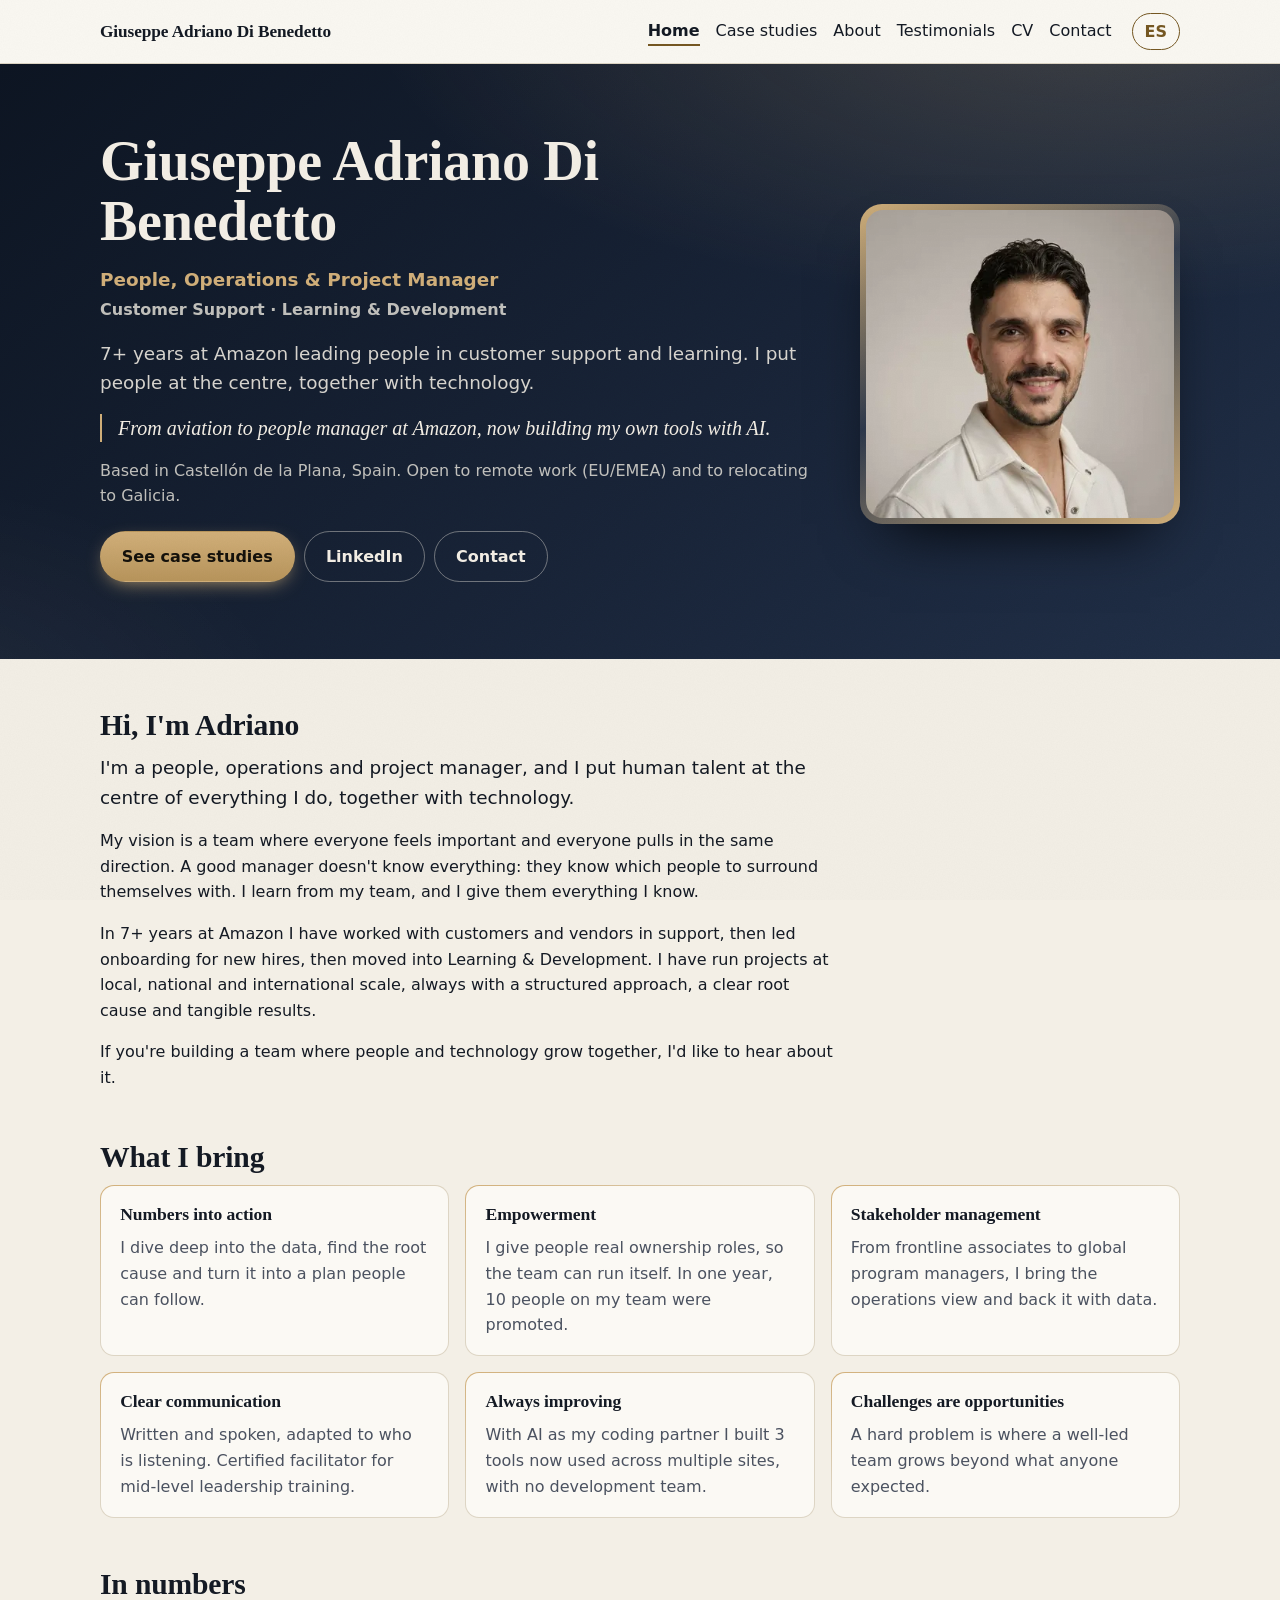
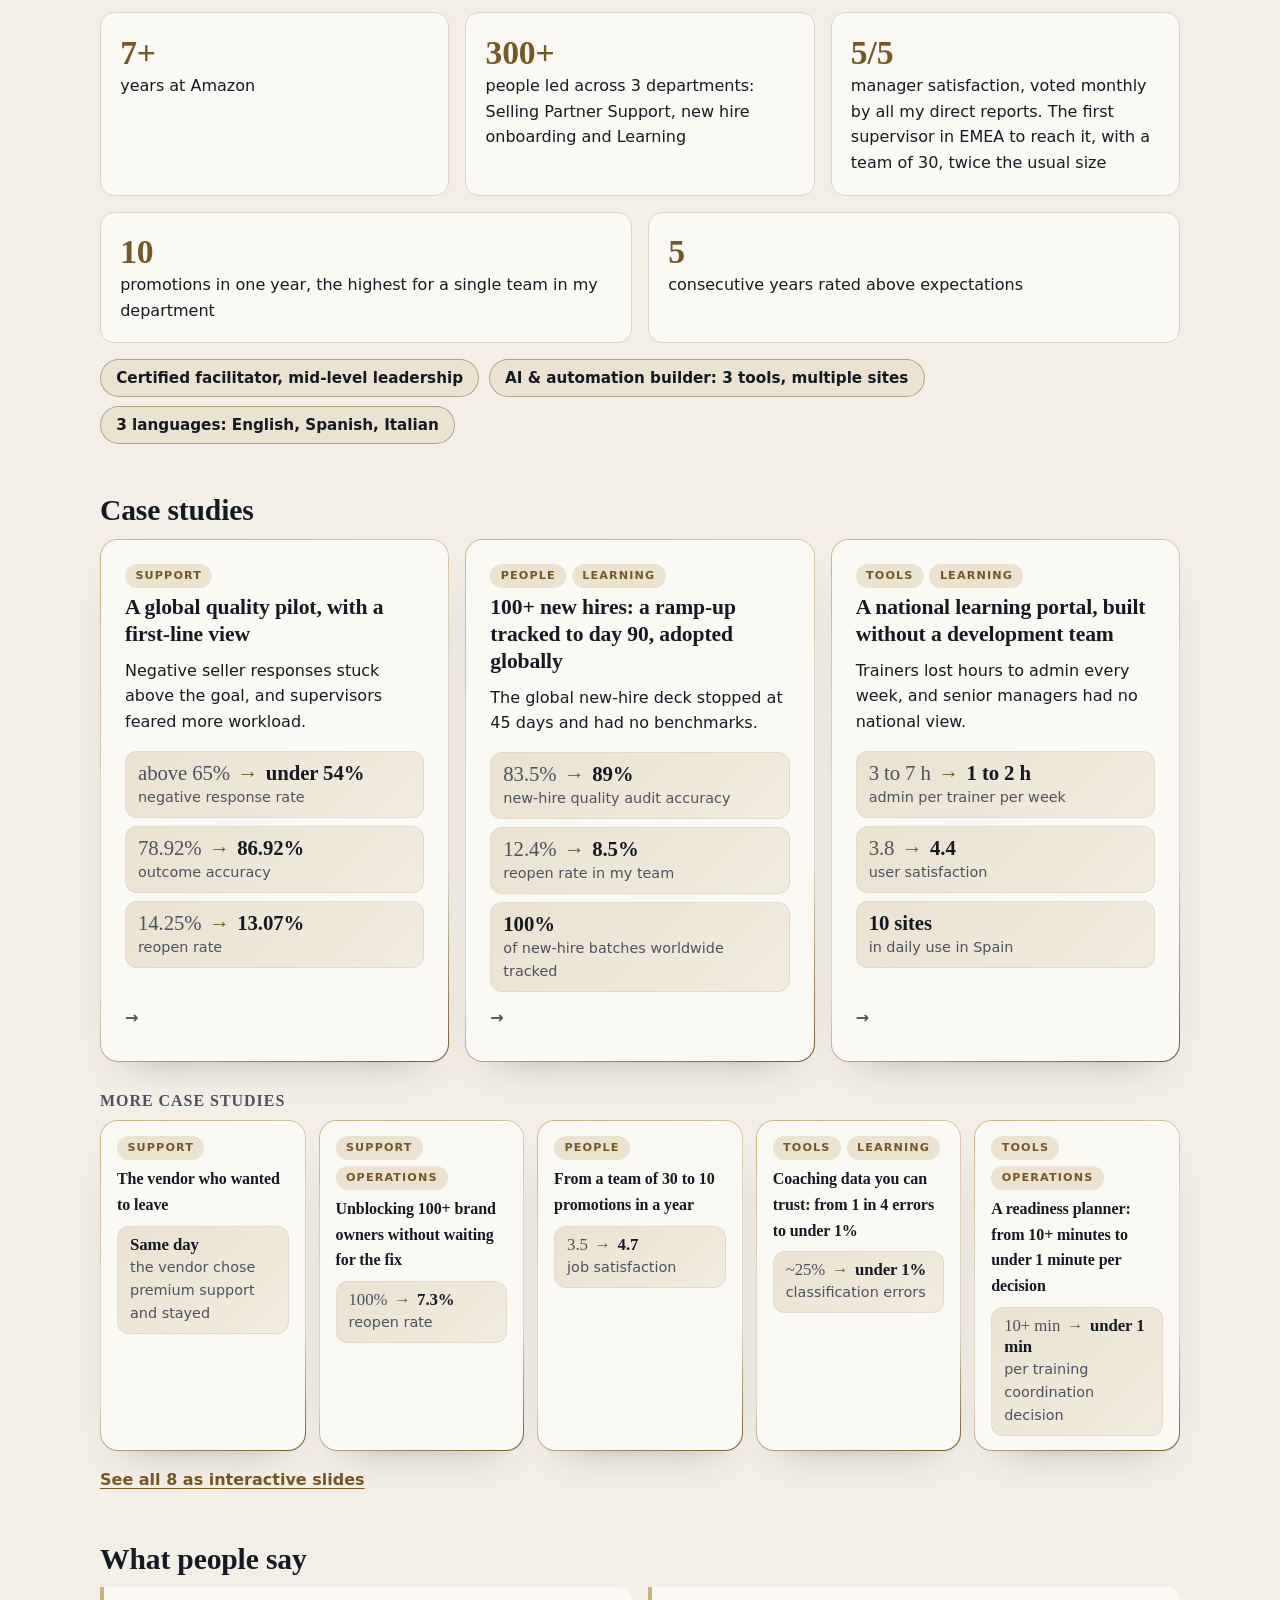
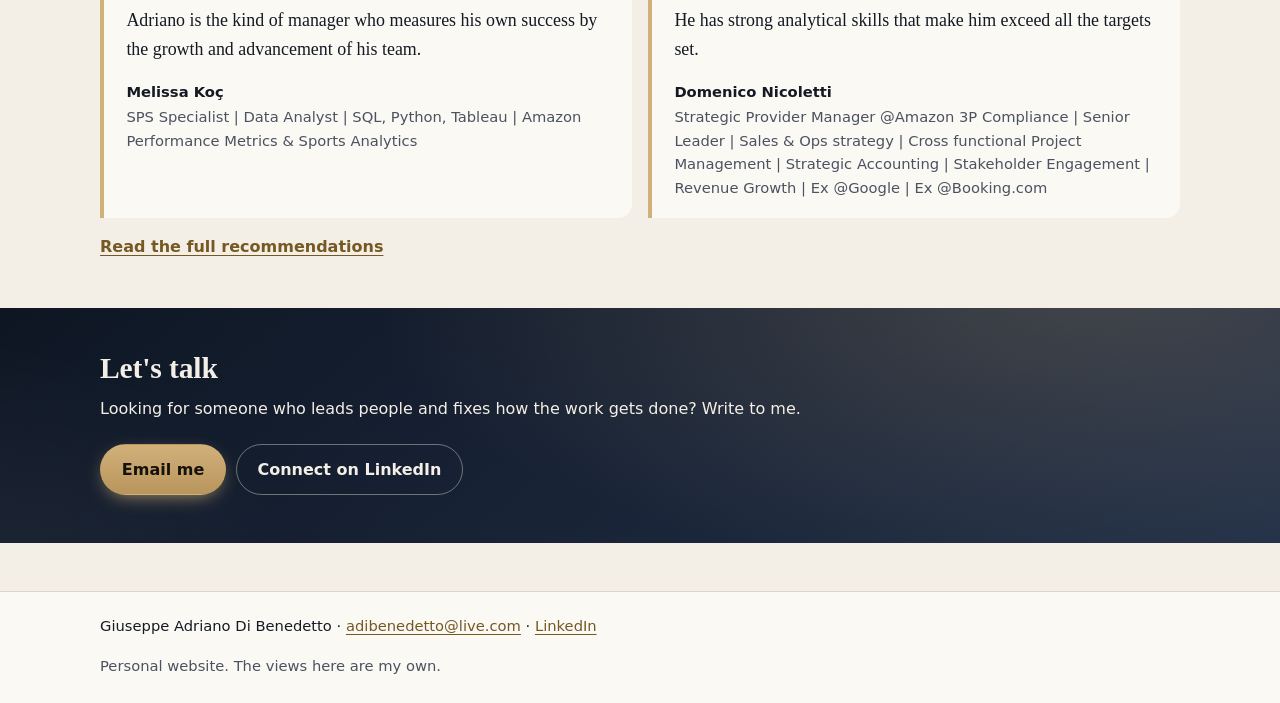
<file: index.html>
<!doctype html>
<html lang="en" data-root="" data-url="https://adibenedetto19.github.io/">
<head>
<meta charset="utf-8">
<meta name="viewport" content="width=device-width, initial-scale=1">
<script>try{var l=new URLSearchParams(location.search).get("lang")||localStorage.getItem("lang");if(l==="es"){document.documentElement.lang="es";document.documentElement.classList.add("i18n-pending")}}catch(e){}</script>
<title data-i18n="pages.home.title">Giuseppe Adriano Di Benedetto | People, Operations &amp; Project Manager</title>
<meta name="description" content="7+ years at Amazon leading people in customer support and learning. I put people at the centre, together with technology." data-i18n-attr="content:pages.home.description">
<meta name="author" content="Giuseppe Adriano Di Benedetto">
<link rel="canonical" href="https://adibenedetto19.github.io/">
<link rel="alternate" hreflang="en" href="https://adibenedetto19.github.io/">
<link rel="alternate" hreflang="es" href="https://adibenedetto19.github.io/?lang=es">
<link rel="alternate" hreflang="x-default" href="https://adibenedetto19.github.io/">
<meta property="og:type" content="website">
<meta property="og:site_name" content="Giuseppe Adriano Di Benedetto">
<meta property="og:title" content="Giuseppe Adriano Di Benedetto | People, Operations &amp; Project Manager" data-i18n-attr="content:pages.home.title">
<meta property="og:description" content="7+ years at Amazon leading people in customer support and learning. I put people at the centre, together with technology." data-i18n-attr="content:pages.home.description">
<meta property="og:url" content="https://adibenedetto19.github.io/">
<meta property="og:image" content="https://adibenedetto19.github.io/img/og-image.jpg">
<meta property="og:image:width" content="1200">
<meta property="og:image:height" content="630">
<meta property="og:image:alt" content="Giuseppe Adriano Di Benedetto, portrait" data-i18n-attr="content:img.headshot">
<meta property="og:locale" content="en_US">
<meta property="og:locale:alternate" content="es_ES">
<meta name="twitter:card" content="summary_large_image">
<link rel="icon" href="img/favicon.svg" type="image/svg+xml">
<link rel="stylesheet" href="css/style.css">
<script src="js/main.js" defer></script>
</head>
<body>
<a class="skip" href="#main" data-i18n="meta.skip">Skip to content</a>
<header class="site-header">
<div class="wrap header-inner">
<a class="brand" href="index.html">Giuseppe Adriano Di Benedetto</a>
<nav aria-label="Main" data-i18n-attr="aria-label:nav.label"><ul class="nav"><li><a href="index.html" aria-current="page" data-i18n="nav.home">Home</a></li><li><a href="case-studies.html" data-i18n="nav.cases">Case studies</a></li><li><a href="about.html" data-i18n="nav.about">About</a></li><li><a href="testimonials.html" data-i18n="nav.testimonials">Testimonials</a></li><li><a href="cv.html" data-i18n="nav.cv">CV</a></li><li><a href="contact.html" data-i18n="nav.contact">Contact</a></li></ul></nav>
<button type="button" class="lang-toggle" id="lang-toggle" lang="es" aria-label="ES, ver en español">ES</button>
</div>
</header>
<main id="main" tabindex="-1">
<section class="hero hero-band">
<div class="wrap hero-grid">
<div class="hero-text">
<h1>Giuseppe Adriano Di Benedetto</h1>
<p class="headline" data-i18n="home.headline">People, Operations &amp; Project Manager</p>
<p class="subline" data-i18n="home.subline">Customer Support · Learning &amp; Development</p>
<p class="lead" data-i18n="home.value">7+ years at Amazon leading people in customer support and learning. I put people at the centre, together with technology.</p>
<p class="story" data-i18n="home.story">From aviation to people manager at Amazon, now building my own tools with AI.</p>
<p class="muted" data-i18n="home.based">Based in Castellón de la Plana, Spain. Open to remote work (EU/EMEA) and to relocating to Galicia.</p>
<p class="ctas"><a class="btn btn-primary" href="case-studies.html" data-i18n="home.cta_cases">See case studies</a>
<a class="btn" href="https://www.linkedin.com/in/adribn/" rel="noopener" data-i18n="home.cta_linkedin">LinkedIn</a>
<a class="btn" href="contact.html" data-i18n="home.cta_contact">Contact</a></p>
</div>
<picture class="hero-photo"><source type="image/webp" srcset="img/headshot-400.webp 400w, img/headshot-800.webp 800w" sizes="(max-width: 760px) 70vw, 360px"><img src="img/headshot-800.jpg" srcset="img/headshot-400.jpg 400w, img/headshot-800.jpg 800w" sizes="(max-width: 760px) 70vw, 360px" width="800" height="800" fetchpriority="high" decoding="async" alt="Giuseppe Adriano Di Benedetto, portrait" data-i18n-attr="alt:img.headshot"></picture>
</div>
</section>
<section class="wrap intro" aria-labelledby="intro-h">
<h2 id="intro-h" data-i18n="home.intro_title">Hi, I&#x27;m Adriano</h2>
<p data-i18n="home.intro.0">I&#x27;m a people, operations and project manager, and I put human talent at the centre of everything I do, together with technology.</p><p data-i18n="home.intro.1">My vision is a team where everyone feels important and everyone pulls in the same direction. A good manager doesn&#x27;t know everything: they know which people to surround themselves with. I learn from my team, and I give them everything I know.</p><p data-i18n="home.intro.2">In 7+ years at Amazon I have worked with customers and vendors in support, then led onboarding for new hires, then moved into Learning &amp; Development. I have run projects at local, national and international scale, always with a structured approach, a clear root cause and tangible results.</p><p data-i18n="home.intro.3">If you&#x27;re building a team where people and technology grow together, I&#x27;d like to hear about it.</p>
</section>
<section class="wrap" aria-labelledby="bring-h">
<h2 id="bring-h" data-i18n="home.bring_title">What I bring</h2>
<ul class="bring"><li><h3 data-i18n="home.bring.0.title">Numbers into action</h3><p data-i18n="home.bring.0.text">I dive deep into the data, find the root cause and turn it into a plan people can follow.</p></li><li><h3 data-i18n="home.bring.1.title">Empowerment</h3><p data-i18n="home.bring.1.text">I give people real ownership roles, so the team can run itself. In one year, 10 people on my team were promoted.</p></li><li><h3 data-i18n="home.bring.2.title">Stakeholder management</h3><p data-i18n="home.bring.2.text">From frontline associates to global program managers, I bring the operations view and back it with data.</p></li><li><h3 data-i18n="home.bring.3.title">Clear communication</h3><p data-i18n="home.bring.3.text">Written and spoken, adapted to who is listening. Certified facilitator for mid-level leadership training.</p></li><li><h3 data-i18n="home.bring.4.title">Always improving</h3><p data-i18n="home.bring.4.text">With AI as my coding partner I built 3 tools now used across multiple sites, with no development team.</p></li><li><h3 data-i18n="home.bring.5.title">Challenges are opportunities</h3><p data-i18n="home.bring.5.text">A hard problem is where a well-led team grows beyond what anyone expected.</p></li></ul>
</section>
<section class="wrap" aria-labelledby="proof-h">
<h2 id="proof-h" data-i18n="home.proof_title">In numbers</h2>
<ul class="proof"><li><strong data-i18n="home.proof.0.num">7+</strong> <span data-i18n="home.proof.0.label">years at Amazon</span></li><li><strong data-i18n="home.proof.1.num">300+</strong> <span data-i18n="home.proof.1.label">people led across 3 departments: Selling Partner Support, new hire onboarding and Learning</span></li><li><strong data-i18n="home.proof.2.num">5/5</strong> <span data-i18n="home.proof.2.label">manager satisfaction, voted monthly by all my direct reports. The first supervisor in EMEA to reach it, with a team of 30, twice the usual size</span></li><li><strong data-i18n="home.proof.3.num">10</strong> <span data-i18n="home.proof.3.label">promotions in one year, the highest for a single team in my department</span></li><li><strong data-i18n="home.proof.4.num">5</strong> <span data-i18n="home.proof.4.label">consecutive years rated above expectations</span></li></ul>
<ul class="badges" aria-label="Also" data-i18n-attr="aria-label:home.badges_label"><li class="badge" data-i18n="home.badges.0">Certified facilitator, mid-level leadership</li><li class="badge" data-i18n="home.badges.1">AI &amp; automation builder: 3 tools, multiple sites</li><li class="badge" data-i18n="home.badges.2">3 languages: English, Spanish, Italian</li></ul>
</section>
<section class="wrap" aria-labelledby="feat-h">
<h2 id="feat-h" data-i18n="home.featured_title">Case studies</h2>
<ul class="cards cards-featured"><li class="card card-featured"><article><ul class="tags" aria-label="Areas" data-i18n-attr="aria-label:tags.label"><li class="tag tag-support" data-i18n="tags.support">Support</li></ul><h3 class="card-title"><a href="case-studies.html#cs2" data-i18n="cs.cs2.title">A global quality pilot, with a first-line view</a></h3><p class="card-problem" data-i18n="cs.cs2.problem">Negative seller responses stuck above the goal, and supervisors feared more workload.</p><ul class="chips"><li class="chip"><span class="chip-v"><span class="sr-only" data-i18n="cs_t.chip_from">from</span> <span class="chip-from" data-i18n="cs.cs2.chips.0.from">above 65%</span> <span class="chip-arrow" aria-hidden="true">&rarr;</span> <span class="sr-only" data-i18n="cs_t.chip_to">to</span> <span class="chip-to" data-i18n="cs.cs2.chips.0.to">under 54%</span></span> <span class="chip-l" data-i18n="cs.cs2.chips.0.label">negative response rate</span></li><li class="chip"><span class="chip-v"><span class="sr-only" data-i18n="cs_t.chip_from">from</span> <span class="chip-from" data-i18n="cs.cs2.chips.1.from">78.92%</span> <span class="chip-arrow" aria-hidden="true">&rarr;</span> <span class="sr-only" data-i18n="cs_t.chip_to">to</span> <span class="chip-to" data-i18n="cs.cs2.chips.1.to">86.92%</span></span> <span class="chip-l" data-i18n="cs.cs2.chips.1.label">outcome accuracy</span></li><li class="chip"><span class="chip-v"><span class="sr-only" data-i18n="cs_t.chip_from">from</span> <span class="chip-from" data-i18n="cs.cs2.chips.2.from">14.25%</span> <span class="chip-arrow" aria-hidden="true">&rarr;</span> <span class="sr-only" data-i18n="cs_t.chip_to">to</span> <span class="chip-to" data-i18n="cs.cs2.chips.2.to">13.07%</span></span> <span class="chip-l" data-i18n="cs.cs2.chips.2.label">reopen rate</span></li></ul><p class="card-link" aria-hidden="true">&rarr;</p></article></li><li class="card card-featured"><article><ul class="tags" aria-label="Areas" data-i18n-attr="aria-label:tags.label"><li class="tag tag-people" data-i18n="tags.people">People</li><li class="tag tag-learning" data-i18n="tags.learning">Learning</li></ul><h3 class="card-title"><a href="case-studies.html#cs5" data-i18n="cs.cs5.title">100+ new hires: a ramp-up tracked to day 90, adopted globally</a></h3><p class="card-problem" data-i18n="cs.cs5.problem">The global new-hire deck stopped at 45 days and had no benchmarks.</p><ul class="chips"><li class="chip"><span class="chip-v"><span class="sr-only" data-i18n="cs_t.chip_from">from</span> <span class="chip-from" data-i18n="cs.cs5.chips.0.from">83.5%</span> <span class="chip-arrow" aria-hidden="true">&rarr;</span> <span class="sr-only" data-i18n="cs_t.chip_to">to</span> <span class="chip-to" data-i18n="cs.cs5.chips.0.to">89%</span></span> <span class="chip-l" data-i18n="cs.cs5.chips.0.label">new-hire quality audit accuracy</span></li><li class="chip"><span class="chip-v"><span class="sr-only" data-i18n="cs_t.chip_from">from</span> <span class="chip-from" data-i18n="cs.cs5.chips.1.from">12.4%</span> <span class="chip-arrow" aria-hidden="true">&rarr;</span> <span class="sr-only" data-i18n="cs_t.chip_to">to</span> <span class="chip-to" data-i18n="cs.cs5.chips.1.to">8.5%</span></span> <span class="chip-l" data-i18n="cs.cs5.chips.1.label">reopen rate in my team</span></li><li class="chip"><span class="chip-v"><span class="chip-to" data-i18n="cs.cs5.chips.2.to">100%</span></span> <span class="chip-l" data-i18n="cs.cs5.chips.2.label">of new-hire batches worldwide tracked</span></li></ul><p class="card-link" aria-hidden="true">&rarr;</p></article></li><li class="card card-featured"><article><ul class="tags" aria-label="Areas" data-i18n-attr="aria-label:tags.label"><li class="tag tag-tools" data-i18n="tags.tools">Tools</li><li class="tag tag-learning" data-i18n="tags.learning">Learning</li></ul><h3 class="card-title"><a href="case-studies.html#cs6" data-i18n="cs.cs6.title">A national learning portal, built without a development team</a></h3><p class="card-problem" data-i18n="cs.cs6.problem">Trainers lost hours to admin every week, and senior managers had no national view.</p><ul class="chips"><li class="chip"><span class="chip-v"><span class="sr-only" data-i18n="cs_t.chip_from">from</span> <span class="chip-from" data-i18n="cs.cs6.chips.0.from">3 to 7 h</span> <span class="chip-arrow" aria-hidden="true">&rarr;</span> <span class="sr-only" data-i18n="cs_t.chip_to">to</span> <span class="chip-to" data-i18n="cs.cs6.chips.0.to">1 to 2 h</span></span> <span class="chip-l" data-i18n="cs.cs6.chips.0.label">admin per trainer per week</span></li><li class="chip"><span class="chip-v"><span class="sr-only" data-i18n="cs_t.chip_from">from</span> <span class="chip-from" data-i18n="cs.cs6.chips.1.from">3.8</span> <span class="chip-arrow" aria-hidden="true">&rarr;</span> <span class="sr-only" data-i18n="cs_t.chip_to">to</span> <span class="chip-to" data-i18n="cs.cs6.chips.1.to">4.4</span></span> <span class="chip-l" data-i18n="cs.cs6.chips.1.label">user satisfaction</span></li><li class="chip"><span class="chip-v"><span class="chip-to" data-i18n="cs.cs6.chips.2.to">10 sites</span></span> <span class="chip-l" data-i18n="cs.cs6.chips.2.label">in daily use in Spain</span></li></ul><p class="card-link" aria-hidden="true">&rarr;</p></article></li></ul>
<h3 id="more-h" data-i18n="home.featured_more">More case studies</h3>
<ul class="cards cards-compact" aria-labelledby="more-h"><li class="card card-compact"><article><ul class="tags" aria-label="Areas" data-i18n-attr="aria-label:tags.label"><li class="tag tag-support" data-i18n="tags.support">Support</li></ul><h4 class="card-title"><a href="case-studies.html#cs1" data-i18n="cs.cs1.title">The vendor who wanted to leave</a></h4><ul class="chips"><li class="chip"><span class="chip-v"><span class="chip-to" data-i18n="cs.cs1.chips.0.to">Same day</span></span> <span class="chip-l" data-i18n="cs.cs1.chips.0.label">the vendor chose premium support and stayed</span></li></ul></article></li><li class="card card-compact"><article><ul class="tags" aria-label="Areas" data-i18n-attr="aria-label:tags.label"><li class="tag tag-support" data-i18n="tags.support">Support</li><li class="tag tag-operations" data-i18n="tags.operations">Operations</li></ul><h4 class="card-title"><a href="case-studies.html#cs3" data-i18n="cs.cs3.title">Unblocking 100+ brand owners without waiting for the fix</a></h4><ul class="chips"><li class="chip"><span class="chip-v"><span class="sr-only" data-i18n="cs_t.chip_from">from</span> <span class="chip-from" data-i18n="cs.cs3.chips.0.from">100%</span> <span class="chip-arrow" aria-hidden="true">&rarr;</span> <span class="sr-only" data-i18n="cs_t.chip_to">to</span> <span class="chip-to" data-i18n="cs.cs3.chips.0.to">7.3%</span></span> <span class="chip-l" data-i18n="cs.cs3.chips.0.label">reopen rate</span></li></ul></article></li><li class="card card-compact"><article><ul class="tags" aria-label="Areas" data-i18n-attr="aria-label:tags.label"><li class="tag tag-people" data-i18n="tags.people">People</li></ul><h4 class="card-title"><a href="case-studies.html#cs4" data-i18n="cs.cs4.title">From a team of 30 to 10 promotions in a year</a></h4><ul class="chips"><li class="chip"><span class="chip-v"><span class="sr-only" data-i18n="cs_t.chip_from">from</span> <span class="chip-from" data-i18n="cs.cs4.chips.0.from">3.5</span> <span class="chip-arrow" aria-hidden="true">&rarr;</span> <span class="sr-only" data-i18n="cs_t.chip_to">to</span> <span class="chip-to" data-i18n="cs.cs4.chips.0.to">4.7</span></span> <span class="chip-l" data-i18n="cs.cs4.chips.0.label">job satisfaction</span></li></ul></article></li><li class="card card-compact"><article><ul class="tags" aria-label="Areas" data-i18n-attr="aria-label:tags.label"><li class="tag tag-tools" data-i18n="tags.tools">Tools</li><li class="tag tag-learning" data-i18n="tags.learning">Learning</li></ul><h4 class="card-title"><a href="case-studies.html#cs7" data-i18n="cs.cs7.title">Coaching data you can trust: from 1 in 4 errors to under 1%</a></h4><ul class="chips"><li class="chip"><span class="chip-v"><span class="sr-only" data-i18n="cs_t.chip_from">from</span> <span class="chip-from" data-i18n="cs.cs7.chips.0.from">~25%</span> <span class="chip-arrow" aria-hidden="true">&rarr;</span> <span class="sr-only" data-i18n="cs_t.chip_to">to</span> <span class="chip-to" data-i18n="cs.cs7.chips.0.to">under 1%</span></span> <span class="chip-l" data-i18n="cs.cs7.chips.0.label">classification errors</span></li></ul></article></li><li class="card card-compact"><article><ul class="tags" aria-label="Areas" data-i18n-attr="aria-label:tags.label"><li class="tag tag-tools" data-i18n="tags.tools">Tools</li><li class="tag tag-operations" data-i18n="tags.operations">Operations</li></ul><h4 class="card-title"><a href="case-studies.html#cs8" data-i18n="cs.cs8.title">A readiness planner: from 10+ minutes to under 1 minute per decision</a></h4><ul class="chips"><li class="chip"><span class="chip-v"><span class="sr-only" data-i18n="cs_t.chip_from">from</span> <span class="chip-from" data-i18n="cs.cs8.chips.0.from">10+ min</span> <span class="chip-arrow" aria-hidden="true">&rarr;</span> <span class="sr-only" data-i18n="cs_t.chip_to">to</span> <span class="chip-to" data-i18n="cs.cs8.chips.0.to">under 1 min</span></span> <span class="chip-l" data-i18n="cs.cs8.chips.0.label">per training coordination decision</span></li></ul></article></li></ul>
<p><a class="more" href="case-studies.html" data-i18n="home.featured_all">See all 8 as interactive slides</a></p>
</section>
<section class="wrap" aria-labelledby="quotes-h">
<h2 id="quotes-h" data-i18n="home.quotes_title">What people say</h2>
<div class="quotes"><figure class="quote"><blockquote lang="en"><p>Adriano is the kind of manager who measures his own success by the growth and advancement of his team.</p></blockquote><figcaption><strong>Melissa Koç</strong><span class="muted">SPS Specialist | Data Analyst | SQL, Python, Tableau | Amazon Performance Metrics &amp; Sports Analytics</span><span class="es-only note" data-i18n="testimonials.original_note">(original in English)</span></figcaption></figure><figure class="quote"><blockquote lang="en"><p>He has strong analytical skills that make him exceed all the targets set.</p></blockquote><figcaption><strong>Domenico Nicoletti</strong><span class="muted">Strategic Provider Manager @Amazon 3P Compliance | Senior Leader | Sales &amp; Ops strategy | Cross functional Project Management | Strategic Accounting | Stakeholder Engagement | Revenue Growth | Ex @Google | Ex @Booking.com</span><span class="es-only note" data-i18n="testimonials.original_note">(original in English)</span></figcaption></figure></div>
<p><a class="more" href="testimonials.html" data-i18n="home.quotes_more">Read the full recommendations</a></p>
</section>
<section class="contact-strip" aria-labelledby="cstrip-h">
<div class="wrap">
<h2 id="cstrip-h" data-i18n="home.contact_title">Let&#x27;s talk</h2>
<p data-i18n="home.contact_text">Looking for someone who leads people and fixes how the work gets done? Write to me.</p>
<p class="ctas"><a class="btn btn-light" href="mailto:adibenedetto@live.com" data-i18n="home.contact_email">Email me</a>
<a class="btn btn-ghost" href="https://www.linkedin.com/in/adribn/" rel="noopener" data-i18n="home.contact_linkedin">Connect on LinkedIn</a></p>
</div>
</section>
</main>
<footer class="site-footer">
<div class="wrap footer-inner">
<p><span data-i18n="footer.rights">Giuseppe Adriano Di Benedetto</span> &middot; <a href="mailto:adibenedetto@live.com">adibenedetto@live.com</a> &middot; <a href="https://www.linkedin.com/in/adribn/" rel="noopener">LinkedIn</a></p>
<p class="muted" data-i18n="footer.note">Personal website. The views here are my own.</p>
</div>
</footer>
</body>
</html>
</file>
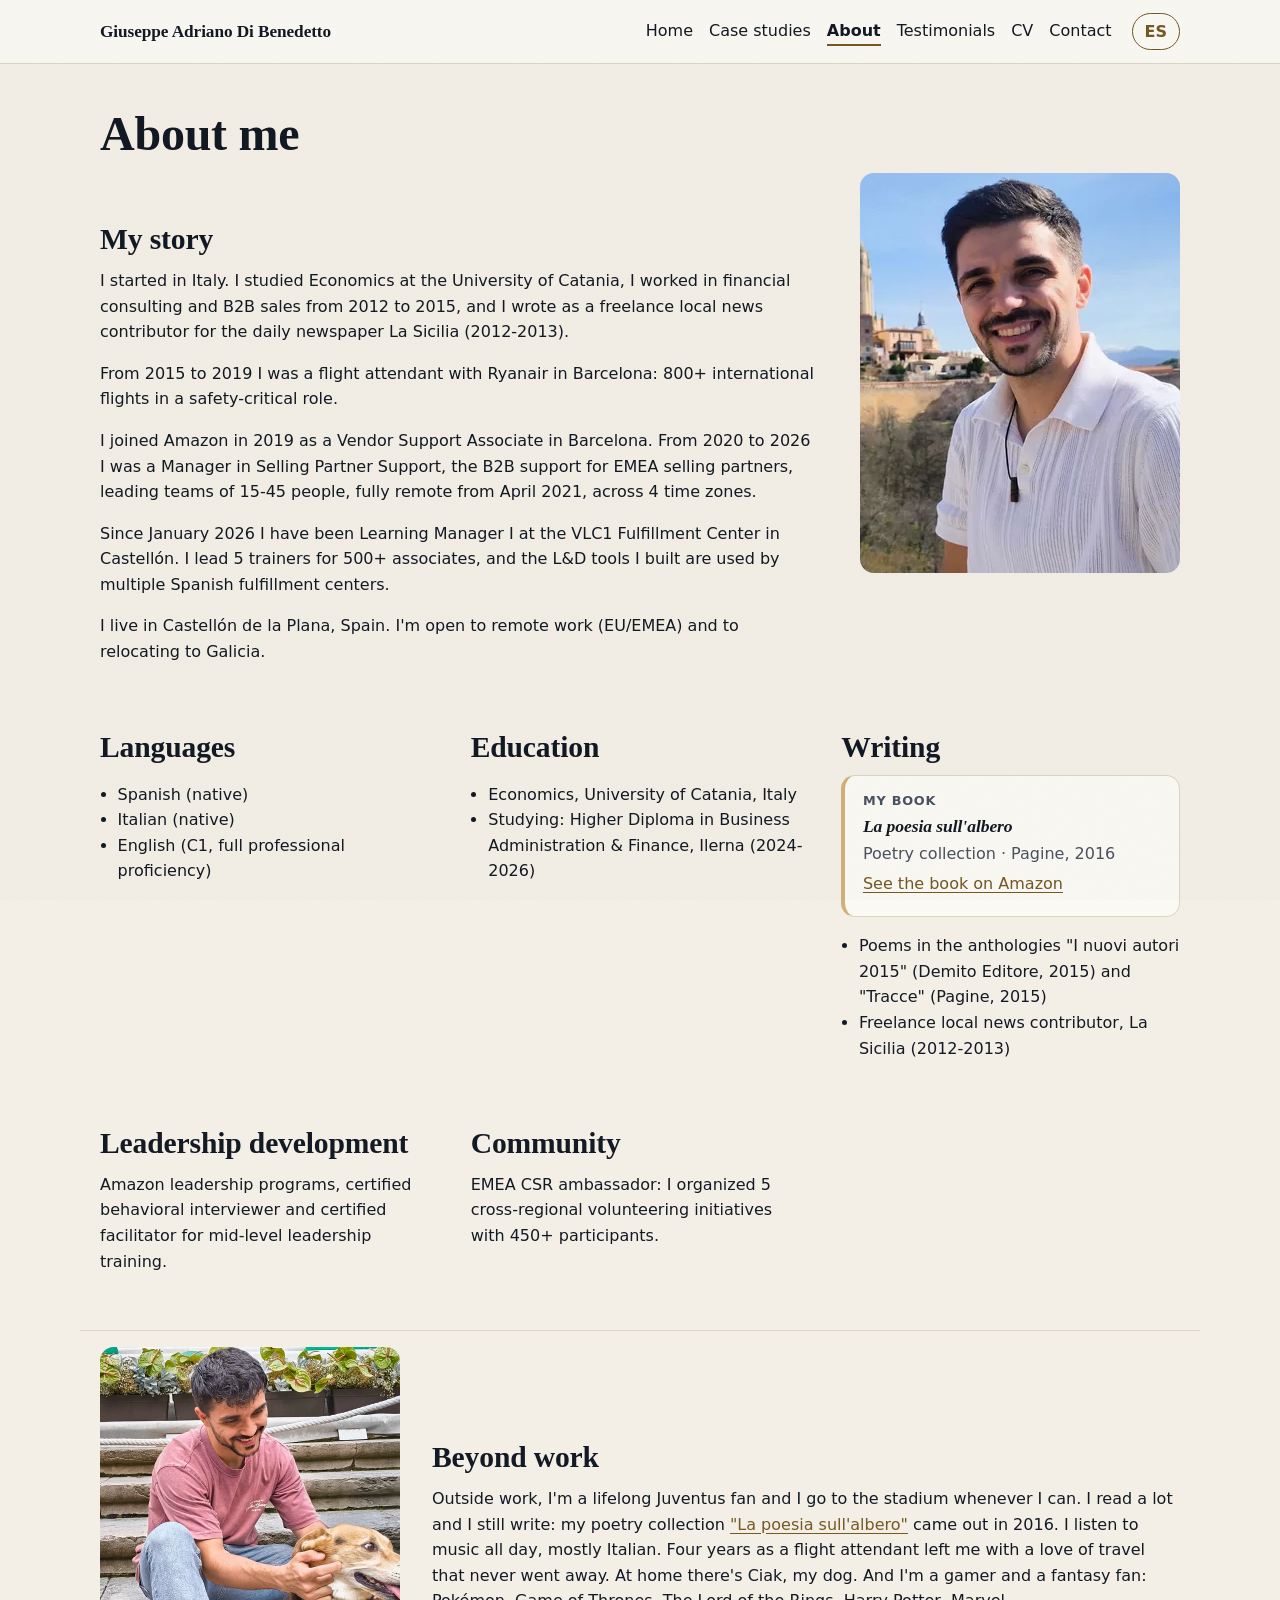
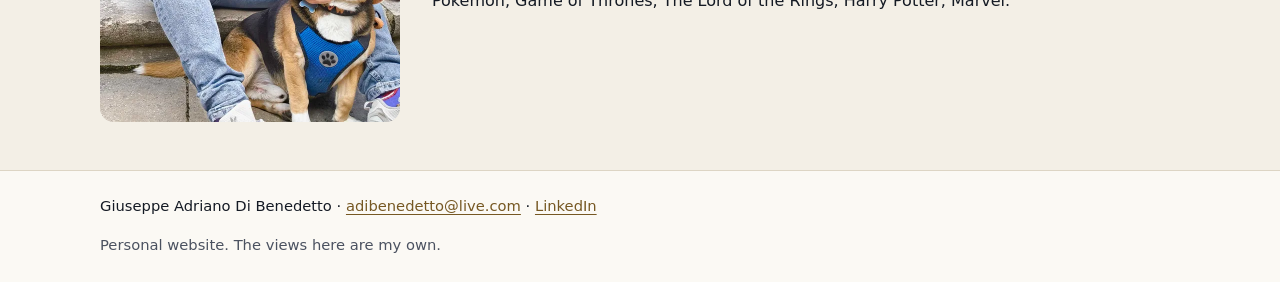
<file: about.html>
<!doctype html>
<html lang="en" data-root="" data-url="https://adibenedetto19.github.io/about.html">
<head>
<meta charset="utf-8">
<meta name="viewport" content="width=device-width, initial-scale=1">
<script>try{var l=new URLSearchParams(location.search).get("lang")||localStorage.getItem("lang");if(l==="es"){document.documentElement.lang="es";document.documentElement.classList.add("i18n-pending")}}catch(e){}</script>
<title data-i18n="pages.about.title">About | Giuseppe Adriano Di Benedetto</title>
<meta name="description" content="My career story, from Italy and Ryanair to 7+ years at Amazon, plus languages, education and writing." data-i18n-attr="content:pages.about.description">
<meta name="author" content="Giuseppe Adriano Di Benedetto">
<link rel="canonical" href="https://adibenedetto19.github.io/about.html">
<link rel="alternate" hreflang="en" href="https://adibenedetto19.github.io/about.html">
<link rel="alternate" hreflang="es" href="https://adibenedetto19.github.io/about.html?lang=es">
<link rel="alternate" hreflang="x-default" href="https://adibenedetto19.github.io/about.html">
<meta property="og:type" content="website">
<meta property="og:site_name" content="Giuseppe Adriano Di Benedetto">
<meta property="og:title" content="About | Giuseppe Adriano Di Benedetto" data-i18n-attr="content:pages.about.title">
<meta property="og:description" content="My career story, from Italy and Ryanair to 7+ years at Amazon, plus languages, education and writing." data-i18n-attr="content:pages.about.description">
<meta property="og:url" content="https://adibenedetto19.github.io/about.html">
<meta property="og:image" content="https://adibenedetto19.github.io/img/og-image.jpg">
<meta property="og:image:width" content="1200">
<meta property="og:image:height" content="630">
<meta property="og:image:alt" content="Giuseppe Adriano Di Benedetto, portrait" data-i18n-attr="content:img.headshot">
<meta property="og:locale" content="en_US">
<meta property="og:locale:alternate" content="es_ES">
<meta name="twitter:card" content="summary_large_image">
<link rel="icon" href="img/favicon.svg" type="image/svg+xml">
<link rel="stylesheet" href="css/style.css">
<script src="js/main.js" defer></script>
</head>
<body>
<a class="skip" href="#main" data-i18n="meta.skip">Skip to content</a>
<header class="site-header">
<div class="wrap header-inner">
<a class="brand" href="index.html">Giuseppe Adriano Di Benedetto</a>
<nav aria-label="Main" data-i18n-attr="aria-label:nav.label"><ul class="nav"><li><a href="index.html" data-i18n="nav.home">Home</a></li><li><a href="case-studies.html" data-i18n="nav.cases">Case studies</a></li><li><a href="about.html" aria-current="page" data-i18n="nav.about">About</a></li><li><a href="testimonials.html" data-i18n="nav.testimonials">Testimonials</a></li><li><a href="cv.html" data-i18n="nav.cv">CV</a></li><li><a href="contact.html" data-i18n="nav.contact">Contact</a></li></ul></nav>
<button type="button" class="lang-toggle" id="lang-toggle" lang="es" aria-label="ES, ver en español">ES</button>
</div>
</header>
<main id="main" tabindex="-1">
<section class="wrap page-head"><h1 data-i18n="about.h1">About me</h1></section>
<section class="wrap about-story" aria-labelledby="story-h">
<div>
<h2 id="story-h" data-i18n="about.story_title">My story</h2>
<p data-i18n="about.story.0">I started in Italy. I studied Economics at the University of Catania, I worked in financial consulting and B2B sales from 2012 to 2015, and I wrote as a freelance local news contributor for the daily newspaper La Sicilia (2012-2013).</p><p data-i18n="about.story.1">From 2015 to 2019 I was a flight attendant with Ryanair in Barcelona: 800+ international flights in a safety-critical role.</p><p data-i18n="about.story.2">I joined Amazon in 2019 as a Vendor Support Associate in Barcelona. From 2020 to 2026 I was a Manager in Selling Partner Support, the B2B support for EMEA selling partners, leading teams of 15-45 people, fully remote from April 2021, across 4 time zones.</p><p data-i18n="about.story.3">Since January 2026 I have been Learning Manager I at the VLC1 Fulfillment Center in Castellón. I lead 5 trainers for 500+ associates, and the L&amp;D tools I built are used by multiple Spanish fulfillment centers.</p><p data-i18n="about.story.4">I live in Castellón de la Plana, Spain. I&#x27;m open to remote work (EU/EMEA) and to relocating to Galicia.</p>
</div>
<picture class="about-photo"><source type="image/webp" srcset="img/portrait-320.webp 320w, img/portrait-640.webp 640w" sizes="(max-width: 760px) 90vw, 320px"><img src="img/portrait-640.jpg" srcset="img/portrait-320.jpg 320w, img/portrait-640.jpg 640w" sizes="(max-width: 760px) 90vw, 320px" width="640" height="800" fetchpriority="high" decoding="async" alt="Giuseppe Adriano Di Benedetto, smiling, on a trip" data-i18n-attr="alt:img.portrait"></picture>
</section>
<section class="wrap facts">
<div><h2 data-i18n="about.languages_title">Languages</h2><ul><li data-i18n="about.languages.0">Spanish (native)</li><li data-i18n="about.languages.1">Italian (native)</li><li data-i18n="about.languages.2">English (C1, full professional proficiency)</li></ul></div>
<div><h2 data-i18n="about.education_title">Education</h2><ul><li data-i18n="about.education.0">Economics, University of Catania, Italy</li><li data-i18n="about.education.1">Studying: Higher Diploma in Business Administration &amp; Finance, Ilerna (2024-2026)</li></ul></div>
<div><h2 data-i18n="about.writing_title">Writing</h2><article class="book-card" aria-labelledby="book-h"><p class="book-kicker" data-i18n="about.book.kicker">My book</p><h3 id="book-h" lang="it" data-i18n="about.book.title">La poesia sull&#x27;albero</h3><p class="muted" data-i18n="about.book.meta">Poetry collection · Pagine, 2016</p><p><a href="https://www.amazon.com/dp/B01MTCF5WZ" rel="noopener" data-i18n="about.book.link">See the book on Amazon</a></p></article><ul><li data-i18n-html="about.writing_html.0">Poems in the anthologies "I nuovi autori 2015" (Demito Editore, 2015) and "Tracce" (Pagine, 2015)</li><li data-i18n-html="about.writing_html.1">Freelance local news contributor, La Sicilia (2012-2013)</li></ul></div>
<div><h2 data-i18n="about.leadership_title">Leadership development</h2><p data-i18n="about.leadership">Amazon leadership programs, certified behavioral interviewer and certified facilitator for mid-level leadership training.</p></div>
<div><h2 data-i18n="about.community_title">Community</h2><p data-i18n="about.community">EMEA CSR ambassador: I organized 5 cross-regional volunteering initiatives with 450+ participants.</p></div>
</section>
<section class="wrap beyond" aria-labelledby="beyond-h">
<picture class="beyond-photo"><source type="image/webp" srcset="img/beyond-600.webp 600w, img/beyond-800.webp 800w" sizes="(max-width: 760px) 90vw, 300px"><img src="img/beyond-800.jpg" srcset="img/beyond-600.jpg 600w, img/beyond-800.jpg 800w" sizes="(max-width: 760px) 90vw, 300px" width="800" height="1000" loading="lazy" decoding="async" alt="Giuseppe sitting on stone steps with his dog, Ciak" data-i18n-attr="alt:img.casual"></picture>
<div>
<h2 id="beyond-h" data-i18n="about.beyond_title">Beyond work</h2>
<p data-i18n-html="about.beyond_html">Outside work, I'm a lifelong Juventus fan and I go to the stadium whenever I can. I read a lot and I still write: my poetry collection <a href="https://www.amazon.com/dp/B01MTCF5WZ" rel="noopener">"La poesia sull'albero"</a> came out in 2016. I listen to music all day, mostly Italian. Four years as a flight attendant left me with a love of travel that never went away. At home there's Ciak, my dog. And I'm a gamer and a fantasy fan: Pokémon, Game of Thrones, The Lord of the Rings, Harry Potter, Marvel.</p>
</div>
</section>
</main>
<footer class="site-footer">
<div class="wrap footer-inner">
<p><span data-i18n="footer.rights">Giuseppe Adriano Di Benedetto</span> &middot; <a href="mailto:adibenedetto@live.com">adibenedetto@live.com</a> &middot; <a href="https://www.linkedin.com/in/adribn/" rel="noopener">LinkedIn</a></p>
<p class="muted" data-i18n="footer.note">Personal website. The views here are my own.</p>
</div>
</footer>
</body>
</html>
</file>
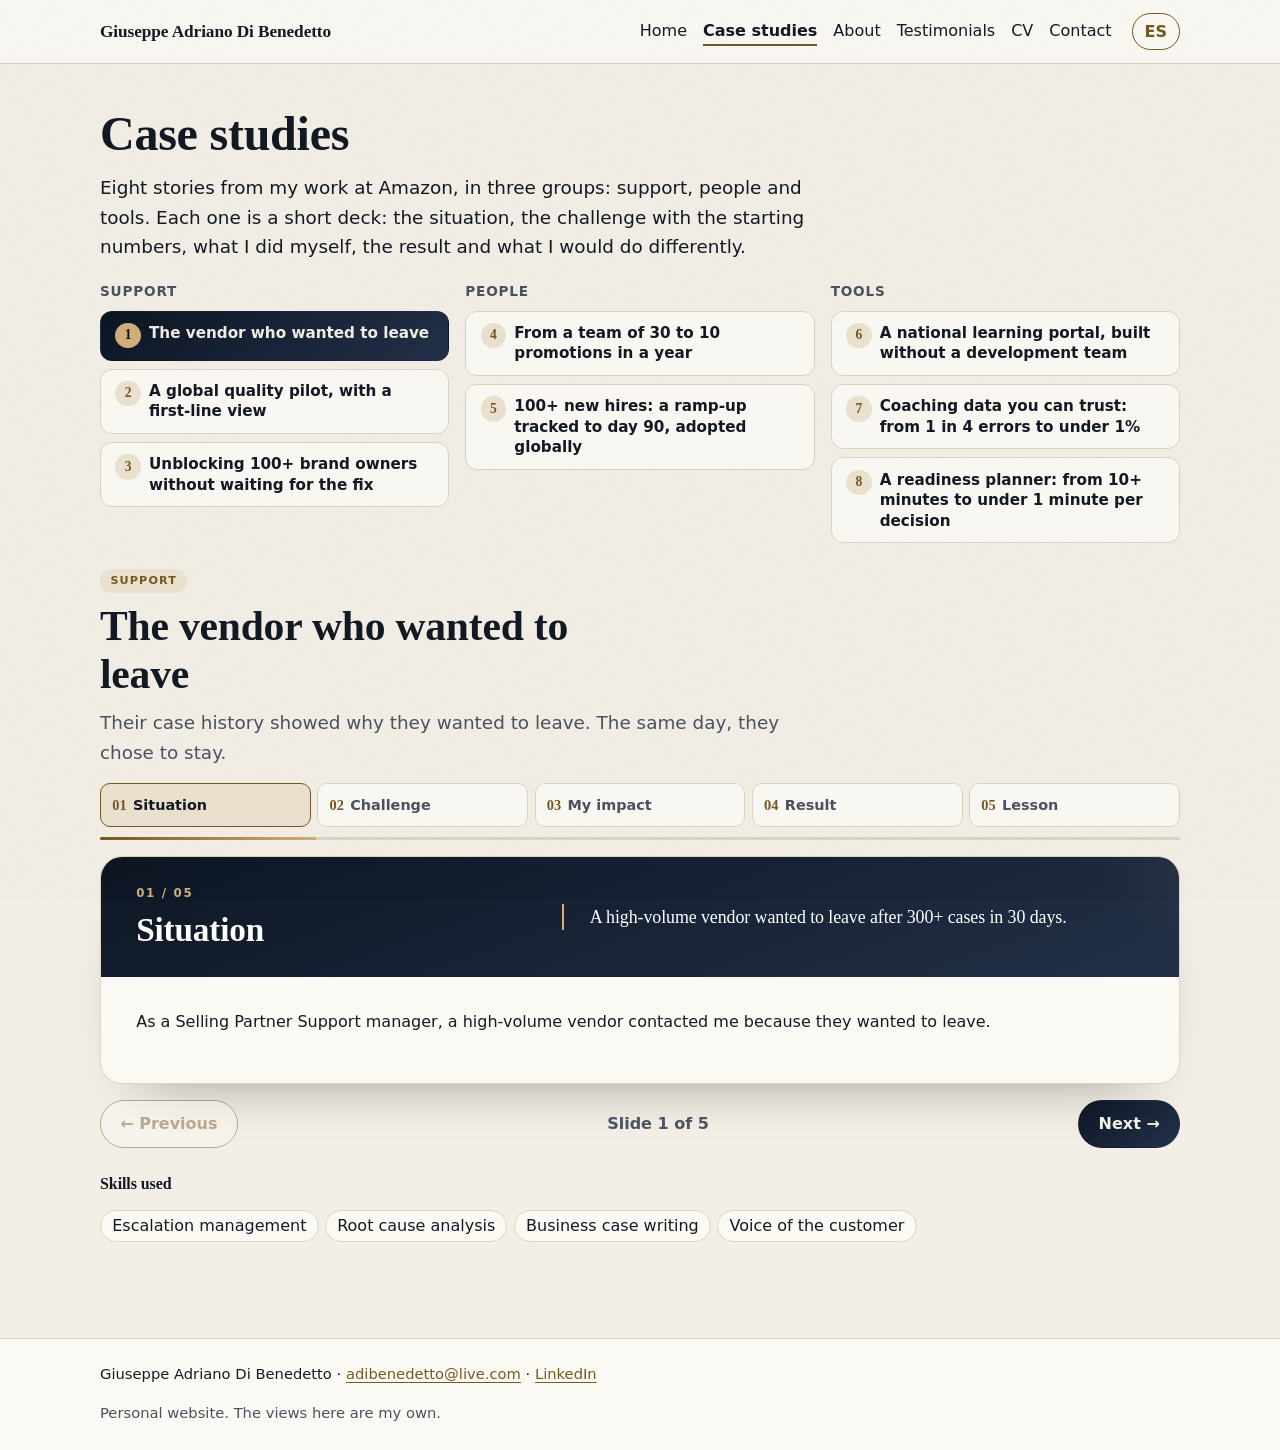
<file: case-studies.html>
<!doctype html>
<html lang="en" data-root="" data-url="https://adibenedetto19.github.io/case-studies.html">
<head>
<meta charset="utf-8">
<meta name="viewport" content="width=device-width, initial-scale=1">
<script>try{var l=new URLSearchParams(location.search).get("lang")||localStorage.getItem("lang");if(l==="es"){document.documentElement.lang="es";document.documentElement.classList.add("i18n-pending")}}catch(e){}</script>
<title data-i18n="pages.cases.title">Case studies | Giuseppe Adriano Di Benedetto</title>
<meta name="description" content="Eight case studies in customer support, people and tools, as interactive slides with the starting numbers and the results." data-i18n-attr="content:pages.cases.description">
<meta name="author" content="Giuseppe Adriano Di Benedetto">
<link rel="canonical" href="https://adibenedetto19.github.io/case-studies.html">
<link rel="alternate" hreflang="en" href="https://adibenedetto19.github.io/case-studies.html">
<link rel="alternate" hreflang="es" href="https://adibenedetto19.github.io/case-studies.html?lang=es">
<link rel="alternate" hreflang="x-default" href="https://adibenedetto19.github.io/case-studies.html">
<meta property="og:type" content="website">
<meta property="og:site_name" content="Giuseppe Adriano Di Benedetto">
<meta property="og:title" content="Case studies | Giuseppe Adriano Di Benedetto" data-i18n-attr="content:pages.cases.title">
<meta property="og:description" content="Eight case studies in customer support, people and tools, as interactive slides with the starting numbers and the results." data-i18n-attr="content:pages.cases.description">
<meta property="og:url" content="https://adibenedetto19.github.io/case-studies.html">
<meta property="og:image" content="https://adibenedetto19.github.io/img/og-image.jpg">
<meta property="og:image:width" content="1200">
<meta property="og:image:height" content="630">
<meta property="og:image:alt" content="Giuseppe Adriano Di Benedetto, portrait" data-i18n-attr="content:img.headshot">
<meta property="og:locale" content="en_US">
<meta property="og:locale:alternate" content="es_ES">
<meta name="twitter:card" content="summary_large_image">
<link rel="icon" href="img/favicon.svg" type="image/svg+xml">
<link rel="stylesheet" href="css/style.css">
<script src="js/main.js" defer></script>
</head>
<body>
<a class="skip" href="#main" data-i18n="meta.skip">Skip to content</a>
<header class="site-header">
<div class="wrap header-inner">
<a class="brand" href="index.html">Giuseppe Adriano Di Benedetto</a>
<nav aria-label="Main" data-i18n-attr="aria-label:nav.label"><ul class="nav"><li><a href="index.html" data-i18n="nav.home">Home</a></li><li><a href="case-studies.html" aria-current="page" data-i18n="nav.cases">Case studies</a></li><li><a href="about.html" data-i18n="nav.about">About</a></li><li><a href="testimonials.html" data-i18n="nav.testimonials">Testimonials</a></li><li><a href="cv.html" data-i18n="nav.cv">CV</a></li><li><a href="contact.html" data-i18n="nav.contact">Contact</a></li></ul></nav>
<button type="button" class="lang-toggle" id="lang-toggle" lang="es" aria-label="ES, ver en español">ES</button>
</div>
</header>
<main id="main" tabindex="-1">
<section class="wrap page-head">
<h1 data-i18n="cases_page.h1">Case studies</h1>
<p class="lead" data-i18n="cases_page.intro">Eight stories from my work at Amazon, in three groups: support, people and tools. Each one is a short deck: the situation, the challenge with the starting numbers, what I did myself, the result and what I would do differently.</p>
</section>
<section class="wrap cases">
<nav class="case-tabs" aria-label="Choose a case study" data-i18n-attr="aria-label:cases_page.tabs_label"><div class="tab-group" role="group" aria-labelledby="tg-support"><p class="tab-group-label" id="tg-support" data-i18n="tags.support">Support</p><a class="case-tab" href="#cs1" data-case="cs1"><span data-i18n="cs.cs1.title">The vendor who wanted to leave</span></a><a class="case-tab" href="#cs2" data-case="cs2"><span data-i18n="cs.cs2.title">A global quality pilot, with a first-line view</span></a><a class="case-tab" href="#cs3" data-case="cs3"><span data-i18n="cs.cs3.title">Unblocking 100+ brand owners without waiting for the fix</span></a></div><div class="tab-group" role="group" aria-labelledby="tg-people"><p class="tab-group-label" id="tg-people" data-i18n="tags.people">People</p><a class="case-tab" href="#cs4" data-case="cs4"><span data-i18n="cs.cs4.title">From a team of 30 to 10 promotions in a year</span></a><a class="case-tab" href="#cs5" data-case="cs5"><span data-i18n="cs.cs5.title">100+ new hires: a ramp-up tracked to day 90, adopted globally</span></a></div><div class="tab-group" role="group" aria-labelledby="tg-tools"><p class="tab-group-label" id="tg-tools" data-i18n="tags.tools">Tools</p><a class="case-tab" href="#cs6" data-case="cs6"><span data-i18n="cs.cs6.title">A national learning portal, built without a development team</span></a><a class="case-tab" href="#cs7" data-case="cs7"><span data-i18n="cs.cs7.title">Coaching data you can trust: from 1 in 4 errors to under 1%</span></a><a class="case-tab" href="#cs8" data-case="cs8"><span data-i18n="cs.cs8.title">A readiness planner: from 10+ minutes to under 1 minute per decision</span></a></div></nav>
<article class="case-panel" id="cs1" aria-labelledby="cs1-title"><header class="case-head"><ul class="tags" aria-label="Areas" data-i18n-attr="aria-label:tags.label"><li class="tag tag-support" data-i18n="tags.support">Support</li></ul><h2 id="cs1-title" data-i18n="cs.cs1.title">The vendor who wanted to leave</h2><p class="lead" data-i18n="cs.cs1.summary">Their case history showed why they wanted to leave. The same day, they chose to stay.</p></header><div class="deck" aria-roledescription="carousel" aria-label="Slides" data-i18n-attr="aria-label:cs_t.deck_label"><section class="slide" id="cs1-situation" aria-labelledby="cs1-situation-h"><div class="slide-side side-text"><div class="side-head"><h3 class="slide-title" id="cs1-situation-h"><span data-i18n="cs_t.situation">Situation</span></h3></div><div class="side-fact"><p class="side-big"><span data-i18n="cs.cs1.problem">A high-volume vendor wanted to leave after 300+ cases in 30 days.</span></p></div></div><div class="slide-body"><p data-i18n="cs.cs1.situation.0">As a Selling Partner Support manager, a high-volume vendor contacted me because they wanted to leave.</p></div></section><section class="slide" id="cs1-challenge" aria-labelledby="cs1-challenge-h"><div class="slide-side"><div class="side-head"><h3 class="slide-title" id="cs1-challenge-h"><span data-i18n="cs_t.challenge">Challenge</span></h3></div><div class="side-fact"><p class="side-big"><span data-i18n="cs.cs1.start.num">Under 50%</span></p><p class="side-l"><span data-i18n="cs.cs1.start.label">resolution across their 300+ cases in the previous 30 days</span></p></div></div><div class="slide-body"><ul class="ticks"><li data-i18n="cs.cs1.challenge.0">40+ open cases when they contacted me, and 300+ cases in the previous 30 days.</li><li data-i18n="cs.cs1.challenge.1">Only about 10 of the 40+ open cases were new issues. All the others were follow-ups or unresolved problems, re-explained from zero every time.</li><li data-i18n="cs.cs1.challenge.2">By the vendor&#x27;s own estimate, they had six-figure monthly sales blocked.</li></ul></div></section><section class="slide" id="cs1-impact" aria-labelledby="cs1-impact-h"><div class="slide-side"><div class="side-head"><h3 class="slide-title" id="cs1-impact-h"><span data-i18n="cs_t.impact">My impact</span></h3></div><div class="side-fact"><p class="side-big">4</p><p class="side-l"><span data-i18n="cs_t.side_steps">steps, only what I did myself</span></p></div></div><div class="slide-body"><ol class="steps"><li data-i18n="cs.cs1.impact.0">I ran a dive deep on the case history, which showed the follow-up loop.</li><li data-i18n="cs.cs1.impact.1">I called the vendor directly.</li><li data-i18n="cs.cs1.impact.2">I explained the premium support option: a paid, dedicated service with direct channels and more freedom of action.</li><li data-i18n="cs.cs1.impact.3">I built the business case: a low fixed monthly fee, a tiny fraction of the sales at risk. The target was resolution from under 50% to at least 65-70%, roughly halving the losses, without giving up the rest of their sales on Amazon.</li></ol></div></section><section class="slide" id="cs1-result" aria-labelledby="cs1-result-h"><div class="slide-side"><div class="side-head"><h3 class="slide-title" id="cs1-result-h"><span data-i18n="cs_t.result">Result</span></h3></div><div class="side-fact"><p class="side-big"><span data-i18n="cs.cs1.highlights.0.num">Same day</span></p><p class="side-l"><span data-i18n="cs.cs1.highlights.0.label">the vendor subscribed to premium support and stayed</span></p></div></div><div class="slide-body"><div class="hls"><p class="hl"><strong data-i18n="cs.cs1.highlights.1.num">Seven-figure</strong> <span data-i18n="cs.cs1.highlights.1.label">annual revenue vendor retained, still a premium support customer today</span></p></div><ul class="results"><li data-i18n="cs.cs1.result.0">The vendor moved to a dedicated support tier with a much higher resolution rate.</li></ul></div></section><section class="slide" id="cs1-lesson" aria-labelledby="cs1-lesson-h"><div class="slide-side side-text"><div class="side-head"><h3 class="slide-title" id="cs1-lesson-h"><span data-i18n="cs_t.lesson">Lesson</span></h3></div><div class="side-fact"><p class="side-fk" data-i18n="cs_t.learned">What I learned</p><p class="side-big"><span data-i18n="cs.cs1.lesson">Churn risk shows up in the case history long before it shows up in revenue.</span></p></div></div><div class="slide-body"><div class="lesson-box lesson-diff"><h4 data-i18n="cs_t.different">What I&#x27;d do differently</h4><p data-i18n="cs.cs1.different">I wouldn&#x27;t wait for a vendor to threaten to leave: several open cases at once are already a signal. From that moment I made it a routine: every Monday I reviewed the team&#x27;s cases by vendor and status (resolved, reopened, sent to tech support) to spot patterns early.</p></div></div></section></div><div class="case-skills"><h3 data-i18n="cs_t.skills">Skills used</h3><ul class="skills"><li data-i18n="cs.cs1.skills.0">Escalation management</li><li data-i18n="cs.cs1.skills.1">Root cause analysis</li><li data-i18n="cs.cs1.skills.2">Business case writing</li><li data-i18n="cs.cs1.skills.3">Voice of the customer</li></ul></div></article><article class="case-panel" id="cs2" aria-labelledby="cs2-title"><header class="case-head"><ul class="tags" aria-label="Areas" data-i18n-attr="aria-label:tags.label"><li class="tag tag-support" data-i18n="tags.support">Support</li></ul><h2 id="cs2-title" data-i18n="cs.cs2.title">A global quality pilot, with a first-line view</h2><p class="lead" data-i18n="cs.cs2.summary">The only first-line manager in a worldwide lead team: negative responses from above 65% to under 54% in 8 weeks.</p></header><div class="deck" aria-roledescription="carousel" aria-label="Slides" data-i18n-attr="aria-label:cs_t.deck_label"><section class="slide" id="cs2-situation" aria-labelledby="cs2-situation-h"><div class="slide-side side-text"><div class="side-head"><h3 class="slide-title" id="cs2-situation-h"><span data-i18n="cs_t.situation">Situation</span></h3></div><div class="side-fact"><p class="side-big"><span data-i18n="cs.cs2.problem">Negative seller responses stuck above the goal, and supervisors feared more workload.</span></p></div></div><div class="slide-body"><p data-i18n="cs.cs2.situation.0">Reducing negative seller responses became the main focus of the business.</p><p data-i18n="cs.cs2.situation.1">A worldwide pilot was announced at a roundtable and supervisors pushed back, worried about workload. I shared the operations point of view with the senior leader behind it and was invited into the pilot&#x27;s lead team.</p></div></section><section class="slide" id="cs2-challenge" aria-labelledby="cs2-challenge-h"><div class="slide-side"><div class="side-head"><h3 class="slide-title" id="cs2-challenge-h"><span data-i18n="cs_t.challenge">Challenge</span></h3></div><div class="side-fact"><p class="side-big"><span data-i18n="cs.cs2.start.num">Above 65%</span></p><p class="side-l"><span data-i18n="cs.cs2.start.label">negative response rate, against a goal of under 50%</span></p></div></div><div class="slide-body"><ul class="ticks"><li data-i18n="cs.cs2.challenge.0">Outcome accuracy was at 78.92% and the reopen rate at 14.25%.</li><li data-i18n="cs.cs2.challenge.1">There were no shared attributes to assess a seller interaction, and no structured way to decide who needed coaching first.</li><li data-i18n="cs.cs2.challenge.2">Supervisors doubted the goal was realistic and feared more workload.</li></ul></div></section><section class="slide" id="cs2-impact" aria-labelledby="cs2-impact-h"><div class="slide-side"><div class="side-head"><h3 class="slide-title" id="cs2-impact-h"><span data-i18n="cs_t.impact">My impact</span></h3></div><div class="side-fact"><p class="side-big">5</p><p class="side-l"><span data-i18n="cs_t.side_steps">steps, only what I did myself</span></p></div></div><div class="slide-body"><ol class="steps"><li data-i18n="cs.cs2.impact.0">I was the only first-line manager in a senior worldwide lead team.</li><li data-i18n="cs.cs2.impact.1">I designed the assessment attributes and wrote the code of the audit form, with the development team supporting the implementation.</li><li data-i18n="cs.cs2.impact.2">With the quality managers, I defined a 3-tier audit mechanism to set coaching urgency, and made it possible to delegate audits to subject matter experts.</li><li data-i18n="cs.cs2.impact.3">I introduced the pilot in 4 training sessions and selected 51 supervisors, plus 51 in a mirror group. 2 office hours per week covered every time zone.</li><li data-i18n="cs.cs2.impact.4">I ran the 6-week pilot, with weekly completion checks and regular flash updates.</li></ol></div></section><section class="slide" id="cs2-result" aria-labelledby="cs2-result-h"><div class="slide-side"><div class="side-head"><h3 class="slide-title" id="cs2-result-h"><span data-i18n="cs_t.result">Result</span></h3></div><div class="side-fact"><p class="side-big"><span data-i18n="cs.cs2.highlights.0.num">8 weeks</span></p><p class="side-l"><span data-i18n="cs.cs2.highlights.0.label">to bring the negative response rate under 54%</span></p></div></div><div class="slide-body"><div class="bars"><div class="bar bar-lower"><p class="bar-label" data-i18n="cs.cs2.bars.0.label">Negative response rate</p><div class="bar-row"><span class="bar-k" data-i18n="cs_t.before">Before</span><span class="bar-track"><span class="bar-fill bar-before" style="--w:65.0%"></span></span><span class="bar-v" data-i18n="cs.cs2.bars.0.from_t">above 65%</span></div><div class="bar-row"><span class="bar-k" data-i18n="cs_t.after">After</span><span class="bar-track"><span class="bar-fill bar-after" style="--w:54.0%"></span></span><span class="bar-v" data-i18n="cs.cs2.bars.0.to_t">under 54%</span></div></div><div class="bar"><p class="bar-label" data-i18n="cs.cs2.bars.1.label">Outcome accuracy</p><div class="bar-row"><span class="bar-k" data-i18n="cs_t.before">Before</span><span class="bar-track"><span class="bar-fill bar-before" style="--w:78.9%"></span></span><span class="bar-v" data-i18n="cs.cs2.bars.1.from_t">78.92%</span></div><div class="bar-row"><span class="bar-k" data-i18n="cs_t.after">After</span><span class="bar-track"><span class="bar-fill bar-after" style="--w:86.9%"></span></span><span class="bar-v" data-i18n="cs.cs2.bars.1.to_t">86.92%</span></div></div><div class="bar bar-lower"><p class="bar-label" data-i18n="cs.cs2.bars.2.label">Reopen rate</p><div class="bar-row"><span class="bar-k" data-i18n="cs_t.before">Before</span><span class="bar-track"><span class="bar-fill bar-before" style="--w:71.2%"></span></span><span class="bar-v" data-i18n="cs.cs2.bars.2.from_t">14.25%</span></div><div class="bar-row"><span class="bar-k" data-i18n="cs_t.after">After</span><span class="bar-track"><span class="bar-fill bar-after" style="--w:65.3%"></span></span><span class="bar-v" data-i18n="cs.cs2.bars.2.to_t">13.07%</span></div></div></div><div class="hls"><p class="hl"><strong data-i18n="cs.cs2.highlights.1.num">Worldwide</strong> <span data-i18n="cs.cs2.highlights.1.label">the assessment attributes I designed later became the global quality standard</span></p></div><ul class="results"><li data-i18n="cs.cs2.result.0">Supervisors moved from pushback to asking to join future pilots, and the tiered audit mechanism was adopted beyond the pilot.</li></ul></div></section><section class="slide" id="cs2-lesson" aria-labelledby="cs2-lesson-h"><div class="slide-side side-text"><div class="side-head"><h3 class="slide-title" id="cs2-lesson-h"><span data-i18n="cs_t.lesson">Lesson</span></h3></div><div class="side-fact"><p class="side-fk" data-i18n="cs_t.learned">What I learned</p><p class="side-big"><span data-i18n="cs.cs2.lesson">A project built on solid foundations brings benefits nobody planned. The goal was the negative response rate, but working on case quality also lifted outcome accuracy by 8 points.</span></p></div></div><div class="slide-body"><div class="lesson-box lesson-diff"><h4 data-i18n="cs_t.different">What I&#x27;d do differently</h4><p data-i18n="cs.cs2.different">I would build the learning path before launch. The Q&amp;A office hours helped, but a short course and a support resource would have made the new method much easier for managers and teams.</p></div></div></section></div><div class="case-skills"><h3 data-i18n="cs_t.skills">Skills used</h3><ul class="skills"><li data-i18n="cs.cs2.skills.0">Program design</li><li data-i18n="cs.cs2.skills.1">Quality audits</li><li data-i18n="cs.cs2.skills.2">Stakeholder management</li><li data-i18n="cs.cs2.skills.3">Change management</li></ul></div></article><article class="case-panel" id="cs3" aria-labelledby="cs3-title"><header class="case-head"><ul class="tags" aria-label="Areas" data-i18n-attr="aria-label:tags.label"><li class="tag tag-support" data-i18n="tags.support">Support</li><li class="tag tag-operations" data-i18n="tags.operations">Operations</li></ul><h2 id="cs3-title" data-i18n="cs.cs3.title">Unblocking 100+ brand owners without waiting for the fix</h2><p class="lead" data-i18n="cs.cs3.summary">A broken role assignment, proven with a test user and data: reopen rate from 100% to 7.3%, and 300+ cases resolved in 5 weeks.</p></header><div class="deck" aria-roledescription="carousel" aria-label="Slides" data-i18n-attr="aria-label:cs_t.deck_label"><section class="slide" id="cs3-situation" aria-labelledby="cs3-situation-h"><div class="slide-side side-text"><div class="side-head"><h3 class="slide-title" id="cs3-situation-h"><span data-i18n="cs_t.situation">Situation</span></h3></div><div class="side-fact"><p class="side-big"><span data-i18n="cs.cs3.problem">Brand owners finished the required e-learning but never got the brand role.</span></p></div></div><div class="slide-body"><p data-i18n="cs.cs3.situation.0">In 2022 I managed the only team skilled in brand support at the time.</p><p data-i18n="cs.cs3.situation.1">A global entertainment brand and other EMEA brand owners escalated: after completing the required e-learning, their representatives still did not get the brand role, so they could not manage listings, campaigns, permissions or brand images.</p></div></section><section class="slide" id="cs3-challenge" aria-labelledby="cs3-challenge-h"><div class="slide-side"><div class="side-head"><h3 class="slide-title" id="cs3-challenge-h"><span data-i18n="cs_t.challenge">Challenge</span></h3></div><div class="side-fact"><p class="side-big"><span data-i18n="cs.cs3.start.num">0%</span></p><p class="side-l"><span data-i18n="cs.cs3.start.label">of these cases resolved: 100% of them reopened</span></p></div></div><div class="slide-body"><ul class="ticks"><li data-i18n="cs.cs3.challenge.0">Resolution on the whole queue was under 10%.</li><li data-i18n="cs.cs3.challenge.1">The procedure did not help, and the backlog was growing.</li></ul></div></section><section class="slide" id="cs3-impact" aria-labelledby="cs3-impact-h"><div class="slide-side"><div class="side-head"><h3 class="slide-title" id="cs3-impact-h"><span data-i18n="cs_t.impact">My impact</span></h3></div><div class="side-fact"><p class="side-big">5</p><p class="side-l"><span data-i18n="cs_t.side_steps">steps, only what I did myself</span></p></div></div><div class="slide-body"><ol class="steps"><li data-i18n="cs.cs3.impact.0">I replicated the whole process with a test user: certificate issued, role still missing.</li><li data-i18n="cs.cs3.impact.1">I found the role assignment step was never triggered, and a manual grant needed Program Manager approval.</li><li data-i18n="cs.cs3.impact.2">I used queue data to prove an EMEA-wide failure and took it to the global Program Manager and the brand&#x27;s vendor manager.</li><li data-i18n="cs.cs3.impact.3">The technical fix needed about 6 weeks, so I proposed a dedicated ticket route for manual role assignment. It was accepted.</li><li data-i18n="cs.cs3.impact.4">I upskilled 30 associates on the new route.</li></ol></div></section><section class="slide" id="cs3-result" aria-labelledby="cs3-result-h"><div class="slide-side"><div class="side-head"><h3 class="slide-title" id="cs3-result-h"><span data-i18n="cs_t.result">Result</span></h3></div><div class="side-fact"><p class="side-big"><span data-i18n="cs.cs3.highlights.0.num">300+</span></p><p class="side-l"><span data-i18n="cs.cs3.highlights.0.label">cases resolved in 5 weeks</span></p></div></div><div class="slide-body"><div class="bars"><div class="bar bar-lower"><p class="bar-label" data-i18n="cs.cs3.bars.0.label">Reopen rate on this issue</p><div class="bar-row"><span class="bar-k" data-i18n="cs_t.before">Before</span><span class="bar-track"><span class="bar-fill bar-before" style="--w:100.0%"></span></span><span class="bar-v" data-i18n="cs.cs3.bars.0.from_t">100%</span></div><div class="bar-row"><span class="bar-k" data-i18n="cs_t.after">After</span><span class="bar-track"><span class="bar-fill bar-after" style="--w:7.3%"></span></span><span class="bar-v" data-i18n="cs.cs3.bars.0.to_t">7.3%</span></div></div><div class="bar"><p class="bar-label" data-i18n="cs.cs3.bars.1.label">Resolution on the whole queue</p><div class="bar-row"><span class="bar-k" data-i18n="cs_t.before">Before</span><span class="bar-track"><span class="bar-fill bar-before" style="--w:10.0%"></span></span><span class="bar-v" data-i18n="cs.cs3.bars.1.from_t">under 10%</span></div><div class="bar-row"><span class="bar-k" data-i18n="cs_t.after">After</span><span class="bar-track"><span class="bar-fill bar-after" style="--w:85.0%"></span></span><span class="bar-v" data-i18n="cs.cs3.bars.1.to_t">about 85%</span></div></div></div><div class="hls"><p class="hl"><strong data-i18n="cs.cs3.highlights.1.num">100+</strong> <span data-i18n="cs.cs3.highlights.1.label">brand owners unblocked</span></p></div><ul class="results"><li data-i18n="cs.cs3.result.0">What was left were the normal issues of any support queue, and the permanent technical fix followed.</li></ul></div></section><section class="slide" id="cs3-lesson" aria-labelledby="cs3-lesson-h"><div class="slide-side side-text"><div class="side-head"><h3 class="slide-title" id="cs3-lesson-h"><span data-i18n="cs_t.lesson">Lesson</span></h3></div><div class="side-fact"><p class="side-fk" data-i18n="cs_t.learned">What I learned</p><p class="side-big"><span data-i18n="cs.cs3.lesson">Fix the root cause, prove it with data, involve the right people, and don&#x27;t leave customers waiting six weeks for the permanent fix.</span></p></div></div><div class="slide-body"><div class="lesson-box lesson-diff"><h4 data-i18n="cs_t.different">What I&#x27;d do differently</h4><p data-i18n="cs.cs3.different">I would train my associates to raise their hand when similar cases pile up. One case is a ticket; ten similar cases are a pattern that needs a root cause view.</p></div></div></section></div><div class="case-skills"><h3 data-i18n="cs_t.skills">Skills used</h3><ul class="skills"><li data-i18n="cs.cs3.skills.0">Root cause analysis</li><li data-i18n="cs.cs3.skills.1">Process design</li><li data-i18n="cs.cs3.skills.2">Stakeholder management</li><li data-i18n="cs.cs3.skills.3">Escalation management</li></ul></div></article><article class="case-panel" id="cs4" aria-labelledby="cs4-title"><header class="case-head"><ul class="tags" aria-label="Areas" data-i18n-attr="aria-label:tags.label"><li class="tag tag-people" data-i18n="tags.people">People</li></ul><h2 id="cs4-title" data-i18n="cs.cs4.title">From a team of 30 to 10 promotions in a year</h2><p class="lead" data-i18n="cs.cs4.summary">Ownership roles for a remote team of 30: job satisfaction from 3.5 to 4.7 and 10 promotions in one year.</p></header><div class="deck" aria-roledescription="carousel" aria-label="Slides" data-i18n-attr="aria-label:cs_t.deck_label"><section class="slide" id="cs4-situation" aria-labelledby="cs4-situation-h"><div class="slide-side side-text"><div class="side-head"><h3 class="slide-title" id="cs4-situation-h"><span data-i18n="cs_t.situation">Situation</span></h3></div><div class="side-fact"><p class="side-big"><span data-i18n="cs.cs4.problem">My remote team grew to 30 people, and job satisfaction dropped.</span></p></div></div><div class="slide-body"><p data-i18n="cs.cs4.situation.0">In 2021 my team grew to 30 people, fully remote, as part of a pilot of larger teams.</p></div></section><section class="slide" id="cs4-challenge" aria-labelledby="cs4-challenge-h"><div class="slide-side"><div class="side-head"><h3 class="slide-title" id="cs4-challenge-h"><span data-i18n="cs_t.challenge">Challenge</span></h3></div><div class="side-fact"><p class="side-big"><span data-i18n="cs.cs4.start.num">3.5 / 5</span></p><p class="side-l"><span data-i18n="cs.cs4.start.label">job satisfaction at the low point, with manager satisfaction at 4.2</span></p></div></div><div class="slide-body"><ul class="ticks"><li data-i18n="cs.cs4.challenge.0">With 30 people there is less one-to-one time, and a real risk that relationships become impersonal.</li></ul></div></section><section class="slide" id="cs4-impact" aria-labelledby="cs4-impact-h"><div class="slide-side"><div class="side-head"><h3 class="slide-title" id="cs4-impact-h"><span data-i18n="cs_t.impact">My impact</span></h3></div><div class="side-fact"><p class="side-big">4</p><p class="side-l"><span data-i18n="cs_t.side_steps">steps, only what I did myself</span></p></div></div><div class="slide-body"><ol class="steps"><li data-i18n="cs.cs4.impact.0">I gave 16 associates 8 ownership roles matched to their career goals, so the team could run itself. Each role sent a monthly one-pager, and the roles were reshuffled every quarter.</li><li data-i18n="cs.cs4.impact.1">I was selected as owner of new hires and onboarding, and built the structure with my team: 130+ new hires onboarded and 100+ structured interviews run.</li><li data-i18n="cs.cs4.impact.2">The ownership-roles team supported the new hires during their ramp-up. My coordinator practised the supervisor role as their mentor, with a role guide I wrote. The role became the department&#x27;s national standard.</li><li data-i18n="cs.cs4.impact.3">I opened weekly mock-interview slots, 2 hours a week for 6 months. All 10 people later promoted attended.</li></ol></div></section><section class="slide" id="cs4-result" aria-labelledby="cs4-result-h"><div class="slide-side"><div class="side-head"><h3 class="slide-title" id="cs4-result-h"><span data-i18n="cs_t.result">Result</span></h3></div><div class="side-fact"><p class="side-big"><span data-i18n="cs.cs4.highlights.0.num">10</span></p><p class="side-l"><span data-i18n="cs.cs4.highlights.0.label">team members promoted in one year</span></p></div></div><div class="slide-body"><div class="bars"><div class="bar"><p class="bar-label" data-i18n="cs.cs4.bars.0.label">Job satisfaction</p><div class="bar-row"><span class="bar-k" data-i18n="cs_t.before">Before</span><span class="bar-track"><span class="bar-fill bar-before" style="--w:70.0%"></span></span><span class="bar-v" data-i18n="cs.cs4.bars.0.from_t">3.5/5</span></div><div class="bar-row"><span class="bar-k" data-i18n="cs_t.after">After</span><span class="bar-track"><span class="bar-fill bar-after" style="--w:94.0%"></span></span><span class="bar-v" data-i18n="cs.cs4.bars.0.to_t">4.7/5</span></div></div><div class="bar"><p class="bar-label" data-i18n="cs.cs4.bars.1.label">Manager satisfaction</p><div class="bar-row"><span class="bar-k" data-i18n="cs_t.before">Before</span><span class="bar-track"><span class="bar-fill bar-before" style="--w:84.0%"></span></span><span class="bar-v" data-i18n="cs.cs4.bars.1.from_t">4.2/5</span></div><div class="bar-row"><span class="bar-k" data-i18n="cs_t.after">After</span><span class="bar-track"><span class="bar-fill bar-after" style="--w:100.0%"></span></span><span class="bar-v" data-i18n="cs.cs4.bars.1.to_t">5/5</span></div></div></div><div class="hls"><p class="hl"><strong data-i18n="cs.cs4.highlights.1.num">91%</strong> <span data-i18n="cs.cs4.highlights.1.label">probation success among the people I hired</span></p></div><ul class="results"><li data-i18n="cs.cs4.result.0">My coordinator moved into her first leadership role, and her new-hire team ranked #1 in quality across the site for a full month.</li><li data-i18n="cs.cs4.result.1">Onboarding: +8% accuracy and -12% handling time.</li></ul></div></section><section class="slide" id="cs4-lesson" aria-labelledby="cs4-lesson-h"><div class="slide-side side-text"><div class="side-head"><h3 class="slide-title" id="cs4-lesson-h"><span data-i18n="cs_t.lesson">Lesson</span></h3></div><div class="side-fact"><p class="side-fk" data-i18n="cs_t.learned">What I learned</p><p class="side-big"><span data-i18n="cs.cs4.lesson">A large team is both a risk and an opportunity. The more people you lead, the less one-to-one time you have. So people need to feel part of something and see their manager in the small things: catch-ups, feedback, delegation. Plus some healthy competition.</span></p></div></div><div class="slide-body"><div class="lesson-box lesson-diff"><h4 data-i18n="cs_t.different">What I&#x27;d do differently</h4><p data-i18n="cs.cs4.different">I wouldn&#x27;t make every ownership role voluntary: training all the volunteers took a huge effort up front. I would choose one person per role, among those who wanted it, and pair them with someone eager to learn.</p></div></div></section></div><div class="case-skills"><h3 data-i18n="cs_t.skills">Skills used</h3><ul class="skills"><li data-i18n="cs.cs4.skills.0">People leadership</li><li data-i18n="cs.cs4.skills.1">Talent development</li><li data-i18n="cs.cs4.skills.2">Behavioral interviewing</li><li data-i18n="cs.cs4.skills.3">Onboarding design</li></ul></div><aside class="cs-quote"><h3 data-i18n="cs_t.quote_title">From someone who was on this team</h3><figure class="quote"><blockquote lang="en"><p>Adriano is the kind of manager who measures his own success by the growth and advancement of his team.</p></blockquote><figcaption><strong>Melissa Koç</strong><span class="muted">SPS Specialist | Data Analyst | SQL, Python, Tableau | Amazon Performance Metrics &amp; Sports Analytics</span><span class="es-only note" data-i18n="testimonials.original_note">(original in English)</span></figcaption></figure><p><a href="testimonials.html" data-i18n="cs_t.quote_link">Read the full recommendation</a></p></aside></article><article class="case-panel" id="cs5" aria-labelledby="cs5-title"><header class="case-head"><ul class="tags" aria-label="Areas" data-i18n-attr="aria-label:tags.label"><li class="tag tag-people" data-i18n="tags.people">People</li><li class="tag tag-learning" data-i18n="tags.learning">Learning</li></ul><h2 id="cs5-title" data-i18n="cs.cs5.title">100+ new hires: a ramp-up tracked to day 90, adopted globally</h2><p class="lead" data-i18n="cs.cs5.summary">Tracking new hires to day 90 instead of day 45: quality audit accuracy from 83.5% to 89%, now used for every new-hire batch worldwide.</p></header><div class="deck" aria-roledescription="carousel" aria-label="Slides" data-i18n-attr="aria-label:cs_t.deck_label"><section class="slide" id="cs5-situation" aria-labelledby="cs5-situation-h"><div class="slide-side side-text"><div class="side-head"><h3 class="slide-title" id="cs5-situation-h"><span data-i18n="cs_t.situation">Situation</span></h3></div><div class="side-fact"><p class="side-big"><span data-i18n="cs.cs5.problem">The global new-hire deck stopped at 45 days and had no benchmarks.</span></p></div></div><div class="slide-body"><p data-i18n="cs.cs5.situation.0">In 2023-2024 I supervised all the new hires joining my department: 100+ people, across several skills and marketplaces.</p><p data-i18n="cs.cs5.situation.1">The global deck that tracked them stopped at 45 days, mixed feedback from different sites and had no benchmarks.</p></div></section><section class="slide" id="cs5-challenge" aria-labelledby="cs5-challenge-h"><div class="slide-side"><div class="side-head"><h3 class="slide-title" id="cs5-challenge-h"><span data-i18n="cs_t.challenge">Challenge</span></h3></div><div class="side-fact"><p class="side-big"><span data-i18n="cs.cs5.start.num">83.5%</span></p><p class="side-l"><span data-i18n="cs.cs5.start.label">new-hire quality audit accuracy</span></p></div></div><div class="slide-body"><ul class="ticks"><li data-i18n="cs.cs5.challenge.0">In my own team, the reopen rate was 12.4%, against an 8.5% target, and tenure was under 1 year.</li><li data-i18n="cs.cs5.challenge.1">The deck arrived just before the review meeting, with no time to analyze it.</li></ul></div></section><section class="slide" id="cs5-impact" aria-labelledby="cs5-impact-h"><div class="slide-side"><div class="side-head"><h3 class="slide-title" id="cs5-impact-h"><span data-i18n="cs_t.impact">My impact</span></h3></div><div class="side-fact"><p class="side-big">3</p><p class="side-l"><span data-i18n="cs_t.side_steps">steps, only what I did myself</span></p></div></div><div class="slide-body"><ol class="steps"><li data-i18n="cs.cs5.impact.0">I got senior leadership approval to redesign the deck.</li><li data-i18n="cs.cs5.impact.1">With the trainers, I added a site view against a historical benchmark, extended tracking from 45 to 90 days, created a shared feedback template and moved the send to Monday, before the review.</li><li data-i18n="cs.cs5.impact.2">Inside my team I set up a dive deep group with 5 ownership roles: weekly case reviews, 3-tier coaching and an automatic email on controllable misses.</li></ol></div></section><section class="slide" id="cs5-result" aria-labelledby="cs5-result-h"><div class="slide-side"><div class="side-head"><h3 class="slide-title" id="cs5-result-h"><span data-i18n="cs_t.result">Result</span></h3></div><div class="side-fact"><p class="side-big"><span data-i18n="cs.cs5.highlights.0.num">100%</span></p><p class="side-l"><span data-i18n="cs.cs5.highlights.0.label">of new-hire batches worldwide tracked with the new deck</span></p></div></div><div class="slide-body"><div class="bars"><div class="bar"><p class="bar-label" data-i18n="cs.cs5.bars.0.label">New-hire quality audit accuracy</p><div class="bar-row"><span class="bar-k" data-i18n="cs_t.before">Before</span><span class="bar-track"><span class="bar-fill bar-before" style="--w:83.5%"></span></span><span class="bar-v" data-i18n="cs.cs5.bars.0.from_t">83.5%</span></div><div class="bar-row"><span class="bar-k" data-i18n="cs_t.after">After</span><span class="bar-track"><span class="bar-fill bar-after" style="--w:89.0%"></span></span><span class="bar-v" data-i18n="cs.cs5.bars.0.to_t">89%</span></div></div><div class="bar bar-lower"><p class="bar-label" data-i18n="cs.cs5.bars.1.label">Reopen rate in my team, in 3 months</p><div class="bar-row"><span class="bar-k" data-i18n="cs_t.before">Before</span><span class="bar-track"><span class="bar-fill bar-before" style="--w:82.7%"></span></span><span class="bar-v" data-i18n="cs.cs5.bars.1.from_t">12.4%</span></div><div class="bar-row"><span class="bar-k" data-i18n="cs_t.after">After</span><span class="bar-track"><span class="bar-fill bar-after" style="--w:56.7%"></span></span><span class="bar-v" data-i18n="cs.cs5.bars.1.to_t">8.5%</span></div></div></div><div class="hls"><p class="hl"><strong data-i18n="cs.cs5.highlights.1.num">1,500+</strong> <span data-i18n="cs.cs5.highlights.1.label">cases reviewed by my team&#x27;s dive deep group</span></p><p class="hl"><strong data-i18n="cs.cs5.highlights.2.num">3 of 3</strong> <span data-i18n="cs.cs5.highlights.2.label">associates on a focus plan in my team improved and exited it</span></p></div><ul class="results"><li data-i18n="cs.cs5.result.0">Handling time improved by about 8%.</li><li data-i18n="cs.cs5.result.1">The dive deep model was extended across the organization: 12 ownership roles and 1 coordinator.</li></ul></div></section><section class="slide" id="cs5-lesson" aria-labelledby="cs5-lesson-h"><div class="slide-side side-text"><div class="side-head"><h3 class="slide-title" id="cs5-lesson-h"><span data-i18n="cs_t.lesson">Lesson</span></h3></div><div class="side-fact"><p class="side-fk" data-i18n="cs_t.learned">What I learned</p><p class="side-big"><span data-i18n="cs.cs5.lesson">Training doesn&#x27;t end on the last day of class. The first 90 days decide how good a new hire becomes, so that is the window to measure and coach.</span></p></div></div><div class="slide-body"><div class="lesson-box lesson-diff"><h4 data-i18n="cs_t.different">What I&#x27;d do differently</h4><p data-i18n="cs.cs5.different">I would build the benchmark and the 90-day view before the first batch starts, instead of redesigning the deck once it was already running.</p></div></div></section></div><div class="case-skills"><h3 data-i18n="cs_t.skills">Skills used</h3><ul class="skills"><li data-i18n="cs.cs5.skills.0">Onboarding design</li><li data-i18n="cs.cs5.skills.1">Quality coaching</li><li data-i18n="cs.cs5.skills.2">Data analysis</li><li data-i18n="cs.cs5.skills.3">Stakeholder management</li></ul></div></article><article class="case-panel" id="cs6" aria-labelledby="cs6-title"><header class="case-head"><ul class="tags" aria-label="Areas" data-i18n-attr="aria-label:tags.label"><li class="tag tag-tools" data-i18n="tags.tools">Tools</li><li class="tag tag-learning" data-i18n="tags.learning">Learning</li></ul><h2 id="cs6-title" data-i18n="cs.cs6.title">A national learning portal, built without a development team</h2><p class="lead" data-i18n="cs.cs6.summary">Built on my own with Claude Opus 5.0: admin from 3 to 7 hours to 1 to 2 hours per trainer per week, across 10 sites.</p></header><div class="deck" aria-roledescription="carousel" aria-label="Slides" data-i18n-attr="aria-label:cs_t.deck_label"><section class="slide" id="cs6-situation" aria-labelledby="cs6-situation-h"><div class="slide-side side-text"><div class="side-head"><h3 class="slide-title" id="cs6-situation-h"><span data-i18n="cs_t.situation">Situation</span></h3></div><div class="side-fact"><p class="side-big"><span data-i18n="cs.cs6.problem">Trainers lost hours to admin every week, and senior managers had no national view.</span></p></div></div><div class="slide-body"><p data-i18n="cs.cs6.situation.0">Trainers and local managers across Amazon&#x27;s fulfillment network in Spain handled about 20 recurring tasks through different processes and data sources. Senior managers had no national view.</p></div></section><section class="slide" id="cs6-challenge" aria-labelledby="cs6-challenge-h"><div class="slide-side"><div class="side-head"><h3 class="slide-title" id="cs6-challenge-h"><span data-i18n="cs_t.challenge">Challenge</span></h3></div><div class="side-fact"><p class="side-big"><span data-i18n="cs.cs6.start.num">3 to 7 hours</span></p><p class="side-l"><span data-i18n="cs.cs6.start.label">of admin per trainer, every week</span></p></div></div><div class="slide-body"><ul class="ticks"><li data-i18n="cs.cs6.challenge.0">No consistent way to oversee trainer quality, performance and hours across sites.</li></ul></div></section><section class="slide" id="cs6-impact" aria-labelledby="cs6-impact-h"><div class="slide-side"><div class="side-head"><h3 class="slide-title" id="cs6-impact-h"><span data-i18n="cs_t.impact">My impact</span></h3></div><div class="side-fact"><p class="side-big">3</p><p class="side-l"><span data-i18n="cs_t.side_steps">steps, only what I did myself</span></p></div></div><div class="slide-body"><ol class="steps"><li data-i18n="cs.cs6.impact.0">I designed and built a national learning portal on my own, using Claude Opus 5.0 as my coding partner, from the first idea to rollout.</li><li data-i18n="cs.cs6.impact.1">From first build to version 3.5.9, with 190+ incremental updates shaped by trainer feedback.</li><li data-i18n="cs.cs6.impact.2">One access point: local managers see their site, senior managers see the whole country.</li></ol><figure class="diagram"><svg viewBox="0 0 320 196" role="img" aria-labelledby="cs6-dg-t cs6-dg-d" xmlns="http://www.w3.org/2000/svg"><title id="cs6-dg-t" data-i18n="cs.cs6.diagram.title">How the national learning portal works</title><desc id="cs6-dg-d" data-i18n="cs.cs6.diagram.desc">Trainer tasks and different data sources go into one national learning portal. Local managers see their site; senior managers see the whole country.</desc><defs><marker id="ah-cs6" viewBox="0 0 10 10" refX="9" refY="5" markerWidth="7" markerHeight="7" orient="auto-start-reverse"><path d="M0 0L10 5L0 10z" class="dg-head"/></marker></defs><rect class="dg-box" x="1.0" y="1" width="152.0" height="46" rx="8"/><text class="dg-t dg-b" x="77.0" y="20.5" text-anchor="middle" data-i18n="cs.cs6.diagram.rows.0.0.0" data-w="142">Trainer tasks</text><text class="dg-t" x="77.0" y="37.5" text-anchor="middle" data-i18n="cs.cs6.diagram.rows.0.0.1" data-w="142">about 20, recurring</text><rect class="dg-box" x="167.0" y="1" width="152.0" height="46" rx="8"/><text class="dg-t dg-b" x="243.0" y="20.5" text-anchor="middle" data-i18n="cs.cs6.diagram.rows.0.1.0" data-w="142">Data sources</text><text class="dg-t" x="243.0" y="37.5" text-anchor="middle" data-i18n="cs.cs6.diagram.rows.0.1.1" data-w="142">different processes</text><rect class="dg-box dg-main" x="1.0" y="75" width="318.0" height="46" rx="8"/><text class="dg-t dg-b" x="160.0" y="94.5" text-anchor="middle" data-i18n="cs.cs6.diagram.rows.1.0.0" data-w="308">National learning portal</text><text class="dg-t" x="160.0" y="111.5" text-anchor="middle" data-i18n="cs.cs6.diagram.rows.1.0.1" data-w="308">one access point</text><rect class="dg-box" x="1.0" y="149" width="152.0" height="46" rx="8"/><text class="dg-t dg-b" x="77.0" y="168.5" text-anchor="middle" data-i18n="cs.cs6.diagram.rows.2.0.0" data-w="142">Local managers</text><text class="dg-t" x="77.0" y="185.5" text-anchor="middle" data-i18n="cs.cs6.diagram.rows.2.0.1" data-w="142">see their site</text><rect class="dg-box" x="167.0" y="149" width="152.0" height="46" rx="8"/><text class="dg-t dg-b" x="243.0" y="168.5" text-anchor="middle" data-i18n="cs.cs6.diagram.rows.2.1.0" data-w="142">Senior managers</text><text class="dg-t" x="243.0" y="185.5" text-anchor="middle" data-i18n="cs.cs6.diagram.rows.2.1.1" data-w="142">see the whole country</text><line class="dg-arrow" x1="77.0" y1="50" x2="160.0" y2="71" marker-end="url(#ah-cs6)"/><line class="dg-arrow" x1="243.0" y1="50" x2="160.0" y2="71" marker-end="url(#ah-cs6)"/><line class="dg-arrow" x1="160.0" y1="124" x2="77.0" y2="145" marker-end="url(#ah-cs6)"/><line class="dg-arrow" x1="160.0" y1="124" x2="243.0" y2="145" marker-end="url(#ah-cs6)"/></svg><figcaption class="muted" data-i18n="cs_t.diagram_label">How it works</figcaption></figure></div></section><section class="slide" id="cs6-result" aria-labelledby="cs6-result-h"><div class="slide-side"><div class="side-head"><h3 class="slide-title" id="cs6-result-h"><span data-i18n="cs_t.result">Result</span></h3></div><div class="side-fact"><p class="side-big"><span data-i18n="cs.cs6.highlights.0.num">100%</span></p><p class="side-l"><span data-i18n="cs.cs6.highlights.0.label">of instructors nationally meeting their performance, quality and hours targets</span></p></div></div><div class="slide-body"><div class="bars"><div class="bar bar-lower"><p class="bar-label" data-i18n="cs.cs6.bars.0.label">Admin time per trainer per week</p><div class="bar-row"><span class="bar-k" data-i18n="cs_t.before">Before</span><span class="bar-track"><span class="bar-fill bar-before" style="--w:100.0%"></span></span><span class="bar-v" data-i18n="cs.cs6.bars.0.from_t">3 to 7 hours</span></div><div class="bar-row"><span class="bar-k" data-i18n="cs_t.after">After</span><span class="bar-track"><span class="bar-fill bar-after" style="--w:28.6%"></span></span><span class="bar-v" data-i18n="cs.cs6.bars.0.to_t">1 to 2 hours</span></div></div><div class="bar"><p class="bar-label" data-i18n="cs.cs6.bars.1.label">User satisfaction (out of 5)</p><div class="bar-row"><span class="bar-k" data-i18n="cs_t.before">Before</span><span class="bar-track"><span class="bar-fill bar-before" style="--w:76.0%"></span></span><span class="bar-v" data-i18n="cs.cs6.bars.1.from_t">3.8</span></div><div class="bar-row"><span class="bar-k" data-i18n="cs_t.after">After</span><span class="bar-track"><span class="bar-fill bar-after" style="--w:88.0%"></span></span><span class="bar-v" data-i18n="cs.cs6.bars.1.to_t">4.4</span></div></div></div><div class="hls"><p class="hl"><strong data-i18n="cs.cs6.highlights.1.num">10 sites</strong> <span data-i18n="cs.cs6.highlights.1.label">in Spain use it every day</span></p></div><ul class="results"><li data-i18n="cs.cs6.result.0">Senior managers now have the national view in one place.</li></ul></div></section><section class="slide" id="cs6-lesson" aria-labelledby="cs6-lesson-h"><div class="slide-side side-text"><div class="side-head"><h3 class="slide-title" id="cs6-lesson-h"><span data-i18n="cs_t.lesson">Lesson</span></h3></div><div class="side-fact"><p class="side-fk" data-i18n="cs_t.learned">What I learned</p><p class="side-big"><span data-i18n="cs.cs6.lesson">You don&#x27;t always need a development team or a long tech project. Understand the operational problem first, then use AI well.</span></p></div></div><div class="slide-body"><div class="lesson-box lesson-diff"><h4 data-i18n="cs_t.different">What I&#x27;d do differently</h4><p data-i18n="cs.cs6.different">I would document as I build: the logic, data sources and calculations, in a guide that also trains whoever comes next.</p></div></div></section></div><div class="case-skills"><h3 data-i18n="cs_t.skills">Skills used</h3><ul class="skills"><li data-i18n="cs.cs6.skills.0">JavaScript</li><li data-i18n="cs.cs6.skills.1">AI-assisted development (Claude Opus 5.0)</li><li data-i18n="cs.cs6.skills.2">Data modeling</li><li data-i18n="cs.cs6.skills.3">User research with trainers</li></ul></div></article><article class="case-panel" id="cs7" aria-labelledby="cs7-title"><header class="case-head"><ul class="tags" aria-label="Areas" data-i18n-attr="aria-label:tags.label"><li class="tag tag-tools" data-i18n="tags.tools">Tools</li><li class="tag tag-learning" data-i18n="tags.learning">Learning</li></ul><h2 id="cs7-title" data-i18n="cs.cs7.title">Coaching data you can trust: from 1 in 4 errors to under 1%</h2><p class="lead" data-i18n="cs.cs7.summary">A coaching classification tool in 11 languages: errors from about 25% to under 1%, now at 6 sites, with 83% adoption across the first 5.</p></header><div class="deck" aria-roledescription="carousel" aria-label="Slides" data-i18n-attr="aria-label:cs_t.deck_label"><section class="slide" id="cs7-situation" aria-labelledby="cs7-situation-h"><div class="slide-side side-text"><div class="side-head"><h3 class="slide-title" id="cs7-situation-h"><span data-i18n="cs_t.situation">Situation</span></h3></div><div class="side-fact"><p class="side-big"><span data-i18n="cs.cs7.problem">About 1 in 4 coaching sessions ended up in the wrong category.</span></p></div></div><div class="slide-body"><p data-i18n="cs.cs7.situation.0">At my site, coaching sessions were logged as free text. Managers could not reliably tell which coaching was about quality and which about performance.</p></div></section><section class="slide" id="cs7-challenge" aria-labelledby="cs7-challenge-h"><div class="slide-side"><div class="side-head"><h3 class="slide-title" id="cs7-challenge-h"><span data-i18n="cs_t.challenge">Challenge</span></h3></div><div class="side-fact"><p class="side-big"><span data-i18n="cs.cs7.start.num">~25%</span></p><p class="side-l"><span data-i18n="cs.cs7.start.label">of coaching sessions in the wrong category, about 1 in 4</span></p></div></div><div class="slide-body"><ul class="ticks"><li data-i18n="cs.cs7.challenge.0">Wrong categories made every coaching report unreliable.</li></ul></div></section><section class="slide" id="cs7-impact" aria-labelledby="cs7-impact-h"><div class="slide-side"><div class="side-head"><h3 class="slide-title" id="cs7-impact-h"><span data-i18n="cs_t.impact">My impact</span></h3></div><div class="side-fact"><p class="side-big">3</p><p class="side-l"><span data-i18n="cs_t.side_steps">steps, only what I did myself</span></p></div></div><div class="slide-body"><ol class="steps"><li data-i18n="cs.cs7.impact.0">I built a coaching classification tool, with Claude Opus 5.0 as my coding partner.</li><li data-i18n="cs.cs7.impact.1">I ran a pilot at one site, then rolled it out to 6 sites in Spain.</li><li data-i18n="cs.cs7.impact.2">I made the interface work in 11 languages, with every status shown in color and in text, so colorblind users can read it.</li></ol><figure class="diagram"><svg viewBox="0 0 320 270" role="img" aria-labelledby="cs7-dg-t cs7-dg-d" xmlns="http://www.w3.org/2000/svg"><title id="cs7-dg-t" data-i18n="cs.cs7.diagram.title">How the coaching classification tool works</title><desc id="cs7-dg-d" data-i18n="cs.cs7.diagram.desc">A manager logs a coaching session in the classification tool, available in 11 languages with every status in color and text. Each session is classified as quality or performance coaching, so coaching reports can be trusted.</desc><defs><marker id="ah-cs7" viewBox="0 0 10 10" refX="9" refY="5" markerWidth="7" markerHeight="7" orient="auto-start-reverse"><path d="M0 0L10 5L0 10z" class="dg-head"/></marker></defs><rect class="dg-box" x="1.0" y="1" width="318.0" height="46" rx="8"/><text class="dg-t dg-b" x="160.0" y="20.5" text-anchor="middle" data-i18n="cs.cs7.diagram.rows.0.0.0" data-w="308">Coaching session</text><text class="dg-t" x="160.0" y="37.5" text-anchor="middle" data-i18n="cs.cs7.diagram.rows.0.0.1" data-w="308">logged by a manager</text><rect class="dg-box dg-main" x="1.0" y="75" width="318.0" height="46" rx="8"/><text class="dg-t dg-b" x="160.0" y="94.5" text-anchor="middle" data-i18n="cs.cs7.diagram.rows.1.0.0" data-w="308">Coaching classification tool</text><text class="dg-t" x="160.0" y="111.5" text-anchor="middle" data-i18n="cs.cs7.diagram.rows.1.0.1" data-w="308">11 languages, color + text</text><rect class="dg-box" x="1.0" y="149" width="152.0" height="46" rx="8"/><text class="dg-t dg-b" x="77.0" y="168.5" text-anchor="middle" data-i18n="cs.cs7.diagram.rows.2.0.0" data-w="142">Quality</text><text class="dg-t" x="77.0" y="185.5" text-anchor="middle" data-i18n="cs.cs7.diagram.rows.2.0.1" data-w="142">coaching</text><rect class="dg-box" x="167.0" y="149" width="152.0" height="46" rx="8"/><text class="dg-t dg-b" x="243.0" y="168.5" text-anchor="middle" data-i18n="cs.cs7.diagram.rows.2.1.0" data-w="142">Performance</text><text class="dg-t" x="243.0" y="185.5" text-anchor="middle" data-i18n="cs.cs7.diagram.rows.2.1.1" data-w="142">coaching</text><rect class="dg-box" x="1.0" y="223" width="318.0" height="46" rx="8"/><text class="dg-t dg-b" x="160.0" y="242.5" text-anchor="middle" data-i18n="cs.cs7.diagram.rows.3.0.0" data-w="308">Coaching reports</text><text class="dg-t" x="160.0" y="259.5" text-anchor="middle" data-i18n="cs.cs7.diagram.rows.3.0.1" data-w="308">managers can trust</text><line class="dg-arrow" x1="160.0" y1="50" x2="160.0" y2="71" marker-end="url(#ah-cs7)"/><line class="dg-arrow" x1="160.0" y1="124" x2="77.0" y2="145" marker-end="url(#ah-cs7)"/><line class="dg-arrow" x1="160.0" y1="124" x2="243.0" y2="145" marker-end="url(#ah-cs7)"/><line class="dg-arrow" x1="77.0" y1="198" x2="160.0" y2="219" marker-end="url(#ah-cs7)"/><line class="dg-arrow" x1="243.0" y1="198" x2="160.0" y2="219" marker-end="url(#ah-cs7)"/></svg><figcaption class="muted" data-i18n="cs_t.diagram_label">How it works</figcaption></figure></div></section><section class="slide" id="cs7-result" aria-labelledby="cs7-result-h"><div class="slide-side"><div class="side-head"><h3 class="slide-title" id="cs7-result-h"><span data-i18n="cs_t.result">Result</span></h3></div><div class="side-fact"><p class="side-big"><span data-i18n="cs.cs7.highlights.0.num">83%</span></p><p class="side-l"><span data-i18n="cs.cs7.highlights.0.label">adoption across the first 5 sites, 96% at the pilot site</span></p></div></div><div class="slide-body"><div class="bars"><div class="bar bar-lower"><p class="bar-label" data-i18n="cs.cs7.bars.0.label">Coaching sessions in the wrong category</p><div class="bar-row"><span class="bar-k" data-i18n="cs_t.before">Before</span><span class="bar-track"><span class="bar-fill bar-before" style="--w:100.0%"></span></span><span class="bar-v" data-i18n="cs.cs7.bars.0.from_t">~25%</span></div><div class="bar-row"><span class="bar-k" data-i18n="cs_t.after">After</span><span class="bar-track"><span class="bar-fill bar-after" style="--w:4.0%"></span></span><span class="bar-v" data-i18n="cs.cs7.bars.0.to_t">under 1%</span></div></div></div><div class="hls"><p class="hl"><strong data-i18n="cs.cs7.highlights.1.num">10,000+</strong> <span data-i18n="cs.cs7.highlights.1.label">coaching sessions classified in 13 weeks</span></p></div></div></section><section class="slide" id="cs7-lesson" aria-labelledby="cs7-lesson-h"><div class="slide-side side-text"><div class="side-head"><h3 class="slide-title" id="cs7-lesson-h"><span data-i18n="cs_t.lesson">Lesson</span></h3></div><div class="side-fact"><p class="side-fk" data-i18n="cs_t.learned">What I learned</p><p class="side-big"><span data-i18n="cs.cs7.lesson">Bad data usually starts with a hard form. When the right choice is the easy choice, the data fixes itself at the source.</span></p></div></div><div class="slide-body"><div class="lesson-box lesson-diff"><h4 data-i18n="cs_t.different">What I&#x27;d do differently</h4><p data-i18n="cs.cs7.different">I would have a backup working with me from day one, so the tool never depends on one person.</p></div></div></section></div><div class="case-skills"><h3 data-i18n="cs_t.skills">Skills used</h3><ul class="skills"><li data-i18n="cs.cs7.skills.0">JavaScript</li><li data-i18n="cs.cs7.skills.1">AI-assisted development (Claude Opus 5.0)</li><li data-i18n="cs.cs7.skills.2">Accessibility</li><li data-i18n="cs.cs7.skills.3">Change management</li></ul></div></article><article class="case-panel" id="cs8" aria-labelledby="cs8-title"><header class="case-head"><ul class="tags" aria-label="Areas" data-i18n-attr="aria-label:tags.label"><li class="tag tag-tools" data-i18n="tags.tools">Tools</li><li class="tag tag-operations" data-i18n="tags.operations">Operations</li></ul><h2 id="cs8-title" data-i18n="cs.cs8.title">A readiness planner: from 10+ minutes to under 1 minute per decision</h2><p class="lead" data-i18n="cs.cs8.summary">Spreadsheets replaced by one planner across 8 shifts, now the site&#x27;s official planning resource.</p></header><div class="deck" aria-roledescription="carousel" aria-label="Slides" data-i18n-attr="aria-label:cs_t.deck_label"><section class="slide" id="cs8-situation" aria-labelledby="cs8-situation-h"><div class="slide-side side-text"><div class="side-head"><h3 class="slide-title" id="cs8-situation-h"><span data-i18n="cs_t.situation">Situation</span></h3></div><div class="side-fact"><p class="side-big"><span data-i18n="cs.cs8.problem">Trainer planning and cross-training coverage lived in spreadsheets, across 8 shifts.</span></p></div></div><div class="slide-body"><p data-i18n="cs.cs8.situation.0">At my site, trainer planning and cross-training coverage lived in spreadsheets, across 8 shifts.</p></div></section><section class="slide" id="cs8-challenge" aria-labelledby="cs8-challenge-h"><div class="slide-side"><div class="side-head"><h3 class="slide-title" id="cs8-challenge-h"><span data-i18n="cs_t.challenge">Challenge</span></h3></div><div class="side-fact"><p class="side-big"><span data-i18n="cs.cs8.start.num">10+ minutes</span></p><p class="side-l"><span data-i18n="cs.cs8.start.label">for each training coordination decision</span></p></div></div><div class="slide-body"><ul class="ticks"><li data-i18n="cs.cs8.challenge.0">No single view of how many cross-trained associates each process had against the expected volume.</li><li data-i18n="cs.cs8.challenge.1">Instructors and operations agreed every plan by hand.</li></ul></div></section><section class="slide" id="cs8-impact" aria-labelledby="cs8-impact-h"><div class="slide-side"><div class="side-head"><h3 class="slide-title" id="cs8-impact-h"><span data-i18n="cs_t.impact">My impact</span></h3></div><div class="side-fact"><p class="side-big">3</p><p class="side-l"><span data-i18n="cs_t.side_steps">steps, only what I did myself</span></p></div></div><div class="slide-body"><ol class="steps"><li data-i18n="cs.cs8.impact.0">I built a training readiness planner that replaced the spreadsheets.</li><li data-i18n="cs.cs8.impact.1">It shows cross-trained associates against the expected volume, by process and shift.</li><li data-i18n="cs.cs8.impact.2">It includes an instructor planning app that writes the message for operations automatically.</li></ol><figure class="diagram"><svg viewBox="0 0 320 196" role="img" aria-labelledby="cs8-dg-t cs8-dg-d" xmlns="http://www.w3.org/2000/svg"><title id="cs8-dg-t" data-i18n="cs.cs8.diagram.title">How the training readiness planner works</title><desc id="cs8-dg-d" data-i18n="cs.cs8.diagram.desc">Cross-trained associates and the expected volume go into the training readiness planner, by process and shift. It produces the instructor plan and writes the message for operations automatically.</desc><defs><marker id="ah-cs8" viewBox="0 0 10 10" refX="9" refY="5" markerWidth="7" markerHeight="7" orient="auto-start-reverse"><path d="M0 0L10 5L0 10z" class="dg-head"/></marker></defs><rect class="dg-box" x="1.0" y="1" width="152.0" height="46" rx="8"/><text class="dg-t dg-b" x="77.0" y="20.5" text-anchor="middle" data-i18n="cs.cs8.diagram.rows.0.0.0" data-w="142">Cross-trained</text><text class="dg-t" x="77.0" y="37.5" text-anchor="middle" data-i18n="cs.cs8.diagram.rows.0.0.1" data-w="142">associates</text><rect class="dg-box" x="167.0" y="1" width="152.0" height="46" rx="8"/><text class="dg-t dg-b" x="243.0" y="20.5" text-anchor="middle" data-i18n="cs.cs8.diagram.rows.0.1.0" data-w="142">Expected</text><text class="dg-t" x="243.0" y="37.5" text-anchor="middle" data-i18n="cs.cs8.diagram.rows.0.1.1" data-w="142">volume</text><rect class="dg-box dg-main" x="1.0" y="75" width="318.0" height="46" rx="8"/><text class="dg-t dg-b" x="160.0" y="94.5" text-anchor="middle" data-i18n="cs.cs8.diagram.rows.1.0.0" data-w="308">Training readiness planner</text><text class="dg-t" x="160.0" y="111.5" text-anchor="middle" data-i18n="cs.cs8.diagram.rows.1.0.1" data-w="308">by process and shift</text><rect class="dg-box" x="1.0" y="149" width="152.0" height="46" rx="8"/><text class="dg-t dg-b" x="77.0" y="168.5" text-anchor="middle" data-i18n="cs.cs8.diagram.rows.2.0.0" data-w="142">Instructor plan</text><text class="dg-t" x="77.0" y="185.5" text-anchor="middle" data-i18n="cs.cs8.diagram.rows.2.0.1" data-w="142">for trainers</text><rect class="dg-box" x="167.0" y="149" width="152.0" height="46" rx="8"/><text class="dg-t dg-b" x="243.0" y="168.5" text-anchor="middle" data-i18n="cs.cs8.diagram.rows.2.1.0" data-w="142">Message for</text><text class="dg-t" x="243.0" y="185.5" text-anchor="middle" data-i18n="cs.cs8.diagram.rows.2.1.1" data-w="142">operations, automatic</text><line class="dg-arrow" x1="77.0" y1="50" x2="160.0" y2="71" marker-end="url(#ah-cs8)"/><line class="dg-arrow" x1="243.0" y1="50" x2="160.0" y2="71" marker-end="url(#ah-cs8)"/><line class="dg-arrow" x1="160.0" y1="124" x2="77.0" y2="145" marker-end="url(#ah-cs8)"/><line class="dg-arrow" x1="160.0" y1="124" x2="243.0" y2="145" marker-end="url(#ah-cs8)"/></svg><figcaption class="muted" data-i18n="cs_t.diagram_label">How it works</figcaption></figure></div></section><section class="slide" id="cs8-result" aria-labelledby="cs8-result-h"><div class="slide-side"><div class="side-head"><h3 class="slide-title" id="cs8-result-h"><span data-i18n="cs_t.result">Result</span></h3></div><div class="side-fact"><p class="side-big"><span data-i18n="cs.cs8.highlights.0.num">100%</span></p><p class="side-l"><span data-i18n="cs.cs8.highlights.0.label">of the expected volume covered by cross-trained associates, visible in one place</span></p></div></div><div class="slide-body"><div class="bars"><div class="bar bar-lower"><p class="bar-label" data-i18n="cs.cs8.bars.0.label">Time per training coordination decision</p><div class="bar-row"><span class="bar-k" data-i18n="cs_t.before">Before</span><span class="bar-track"><span class="bar-fill bar-before" style="--w:100.0%"></span></span><span class="bar-v" data-i18n="cs.cs8.bars.0.from_t">10+ minutes</span></div><div class="bar-row"><span class="bar-k" data-i18n="cs_t.after">After</span><span class="bar-track"><span class="bar-fill bar-after" style="--w:10.0%"></span></span><span class="bar-v" data-i18n="cs.cs8.bars.0.to_t">under 1 minute</span></div></div></div><ul class="results"><li data-i18n="cs.cs8.result.0">It became the site&#x27;s official planning resource for L&amp;D, area managers and flow leads, across 8 shifts.</li></ul></div></section><section class="slide" id="cs8-lesson" aria-labelledby="cs8-lesson-h"><div class="slide-side side-text"><div class="side-head"><h3 class="slide-title" id="cs8-lesson-h"><span data-i18n="cs_t.lesson">Lesson</span></h3></div><div class="side-fact"><p class="side-fk" data-i18n="cs_t.learned">What I learned</p><p class="side-big"><span data-i18n="cs.cs8.lesson">A planning tool earns its place when it answers the question people ask at the start of the shift, on one screen.</span></p></div></div><div class="slide-body"><div class="lesson-box lesson-diff"><h4 data-i18n="cs_t.different">What I&#x27;d do differently</h4><p data-i18n="cs.cs8.different">I would bring area managers and flow leads into the first version, not only the trainers, so the tool fits operations from day one.</p></div></div></section></div><div class="case-skills"><h3 data-i18n="cs_t.skills">Skills used</h3><ul class="skills"><li data-i18n="cs.cs8.skills.0">JavaScript</li><li data-i18n="cs.cs8.skills.1">Workforce planning</li><li data-i18n="cs.cs8.skills.2">Data modeling</li><li data-i18n="cs.cs8.skills.3">Stakeholder management</li></ul></div></article>
</section>
</main>
<footer class="site-footer">
<div class="wrap footer-inner">
<p><span data-i18n="footer.rights">Giuseppe Adriano Di Benedetto</span> &middot; <a href="mailto:adibenedetto@live.com">adibenedetto@live.com</a> &middot; <a href="https://www.linkedin.com/in/adribn/" rel="noopener">LinkedIn</a></p>
<p class="muted" data-i18n="footer.note">Personal website. The views here are my own.</p>
</div>
</footer>
</body>
</html>
</file>
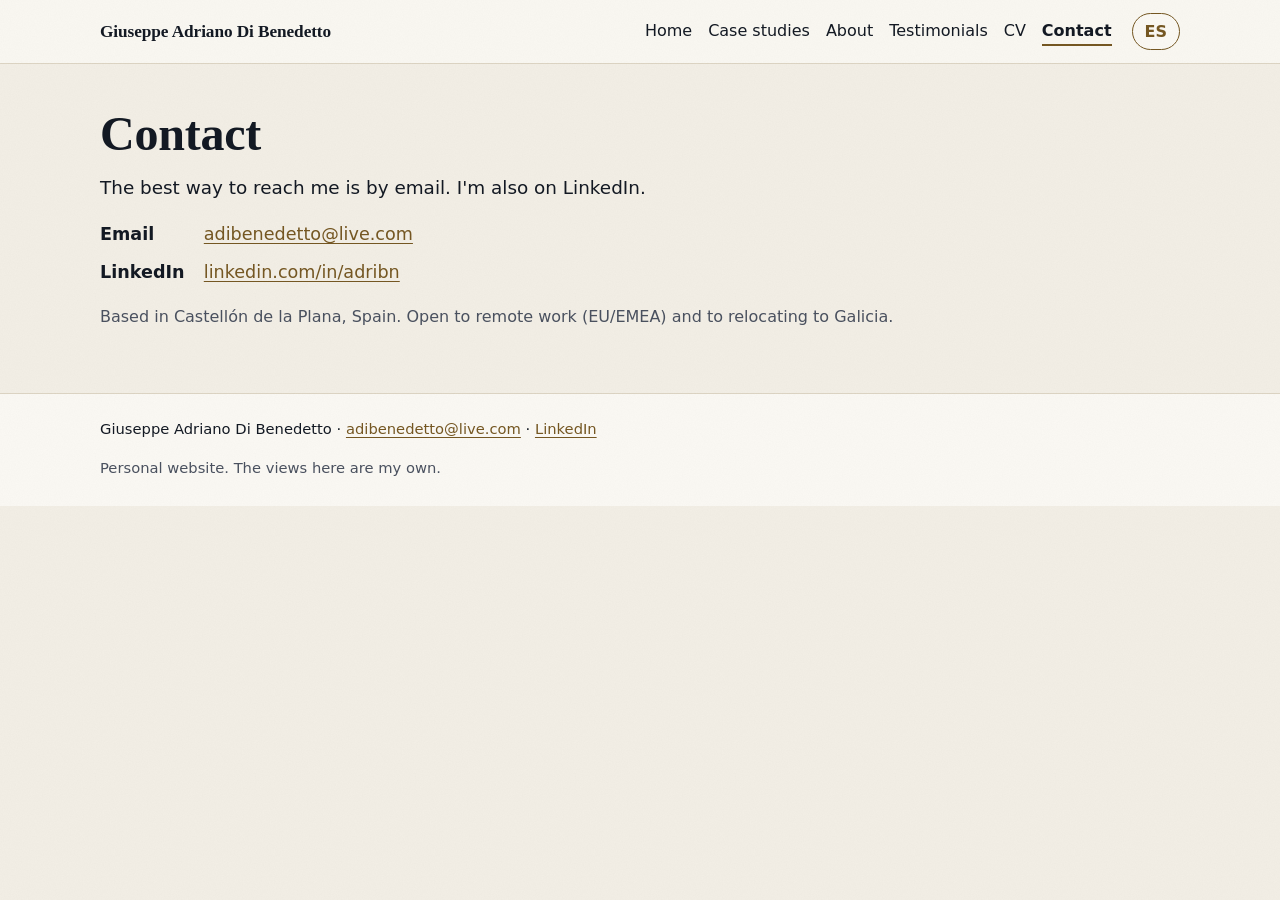
<file: contact.html>
<!doctype html>
<html lang="en" data-root="" data-url="https://adibenedetto19.github.io/contact.html">
<head>
<meta charset="utf-8">
<meta name="viewport" content="width=device-width, initial-scale=1">
<script>try{var l=new URLSearchParams(location.search).get("lang")||localStorage.getItem("lang");if(l==="es"){document.documentElement.lang="es";document.documentElement.classList.add("i18n-pending")}}catch(e){}</script>
<title data-i18n="pages.contact.title">Contact | Giuseppe Adriano Di Benedetto</title>
<meta name="description" content="Get in touch by email or on LinkedIn." data-i18n-attr="content:pages.contact.description">
<meta name="author" content="Giuseppe Adriano Di Benedetto">
<link rel="canonical" href="https://adibenedetto19.github.io/contact.html">
<link rel="alternate" hreflang="en" href="https://adibenedetto19.github.io/contact.html">
<link rel="alternate" hreflang="es" href="https://adibenedetto19.github.io/contact.html?lang=es">
<link rel="alternate" hreflang="x-default" href="https://adibenedetto19.github.io/contact.html">
<meta property="og:type" content="website">
<meta property="og:site_name" content="Giuseppe Adriano Di Benedetto">
<meta property="og:title" content="Contact | Giuseppe Adriano Di Benedetto" data-i18n-attr="content:pages.contact.title">
<meta property="og:description" content="Get in touch by email or on LinkedIn." data-i18n-attr="content:pages.contact.description">
<meta property="og:url" content="https://adibenedetto19.github.io/contact.html">
<meta property="og:image" content="https://adibenedetto19.github.io/img/og-image.jpg">
<meta property="og:image:width" content="1200">
<meta property="og:image:height" content="630">
<meta property="og:image:alt" content="Giuseppe Adriano Di Benedetto, portrait" data-i18n-attr="content:img.headshot">
<meta property="og:locale" content="en_US">
<meta property="og:locale:alternate" content="es_ES">
<meta name="twitter:card" content="summary_large_image">
<link rel="icon" href="img/favicon.svg" type="image/svg+xml">
<link rel="stylesheet" href="css/style.css">
<script src="js/main.js" defer></script>
</head>
<body>
<a class="skip" href="#main" data-i18n="meta.skip">Skip to content</a>
<header class="site-header">
<div class="wrap header-inner">
<a class="brand" href="index.html">Giuseppe Adriano Di Benedetto</a>
<nav aria-label="Main" data-i18n-attr="aria-label:nav.label"><ul class="nav"><li><a href="index.html" data-i18n="nav.home">Home</a></li><li><a href="case-studies.html" data-i18n="nav.cases">Case studies</a></li><li><a href="about.html" data-i18n="nav.about">About</a></li><li><a href="testimonials.html" data-i18n="nav.testimonials">Testimonials</a></li><li><a href="cv.html" data-i18n="nav.cv">CV</a></li><li><a href="contact.html" aria-current="page" data-i18n="nav.contact">Contact</a></li></ul></nav>
<button type="button" class="lang-toggle" id="lang-toggle" lang="es" aria-label="ES, ver en español">ES</button>
</div>
</header>
<main id="main" tabindex="-1">
<section class="wrap page-head"><h1 data-i18n="contact.h1">Contact</h1><p class="lead" data-i18n="contact.intro">The best way to reach me is by email. I&#x27;m also on LinkedIn.</p></section>
<section class="wrap">
<dl class="contact-list">
<dt data-i18n="contact.email_label">Email</dt><dd><a href="mailto:adibenedetto@live.com">adibenedetto@live.com</a></dd>
<dt data-i18n="contact.linkedin_label">LinkedIn</dt><dd><a href="https://www.linkedin.com/in/adribn/" rel="noopener">linkedin.com/in/adribn</a></dd>
</dl>
<p class="muted" data-i18n="contact.based">Based in Castellón de la Plana, Spain. Open to remote work (EU/EMEA) and to relocating to Galicia.</p>
</section>
</main>
<footer class="site-footer">
<div class="wrap footer-inner">
<p><span data-i18n="footer.rights">Giuseppe Adriano Di Benedetto</span> &middot; <a href="mailto:adibenedetto@live.com">adibenedetto@live.com</a> &middot; <a href="https://www.linkedin.com/in/adribn/" rel="noopener">LinkedIn</a></p>
<p class="muted" data-i18n="footer.note">Personal website. The views here are my own.</p>
</div>
</footer>
</body>
</html>
</file>
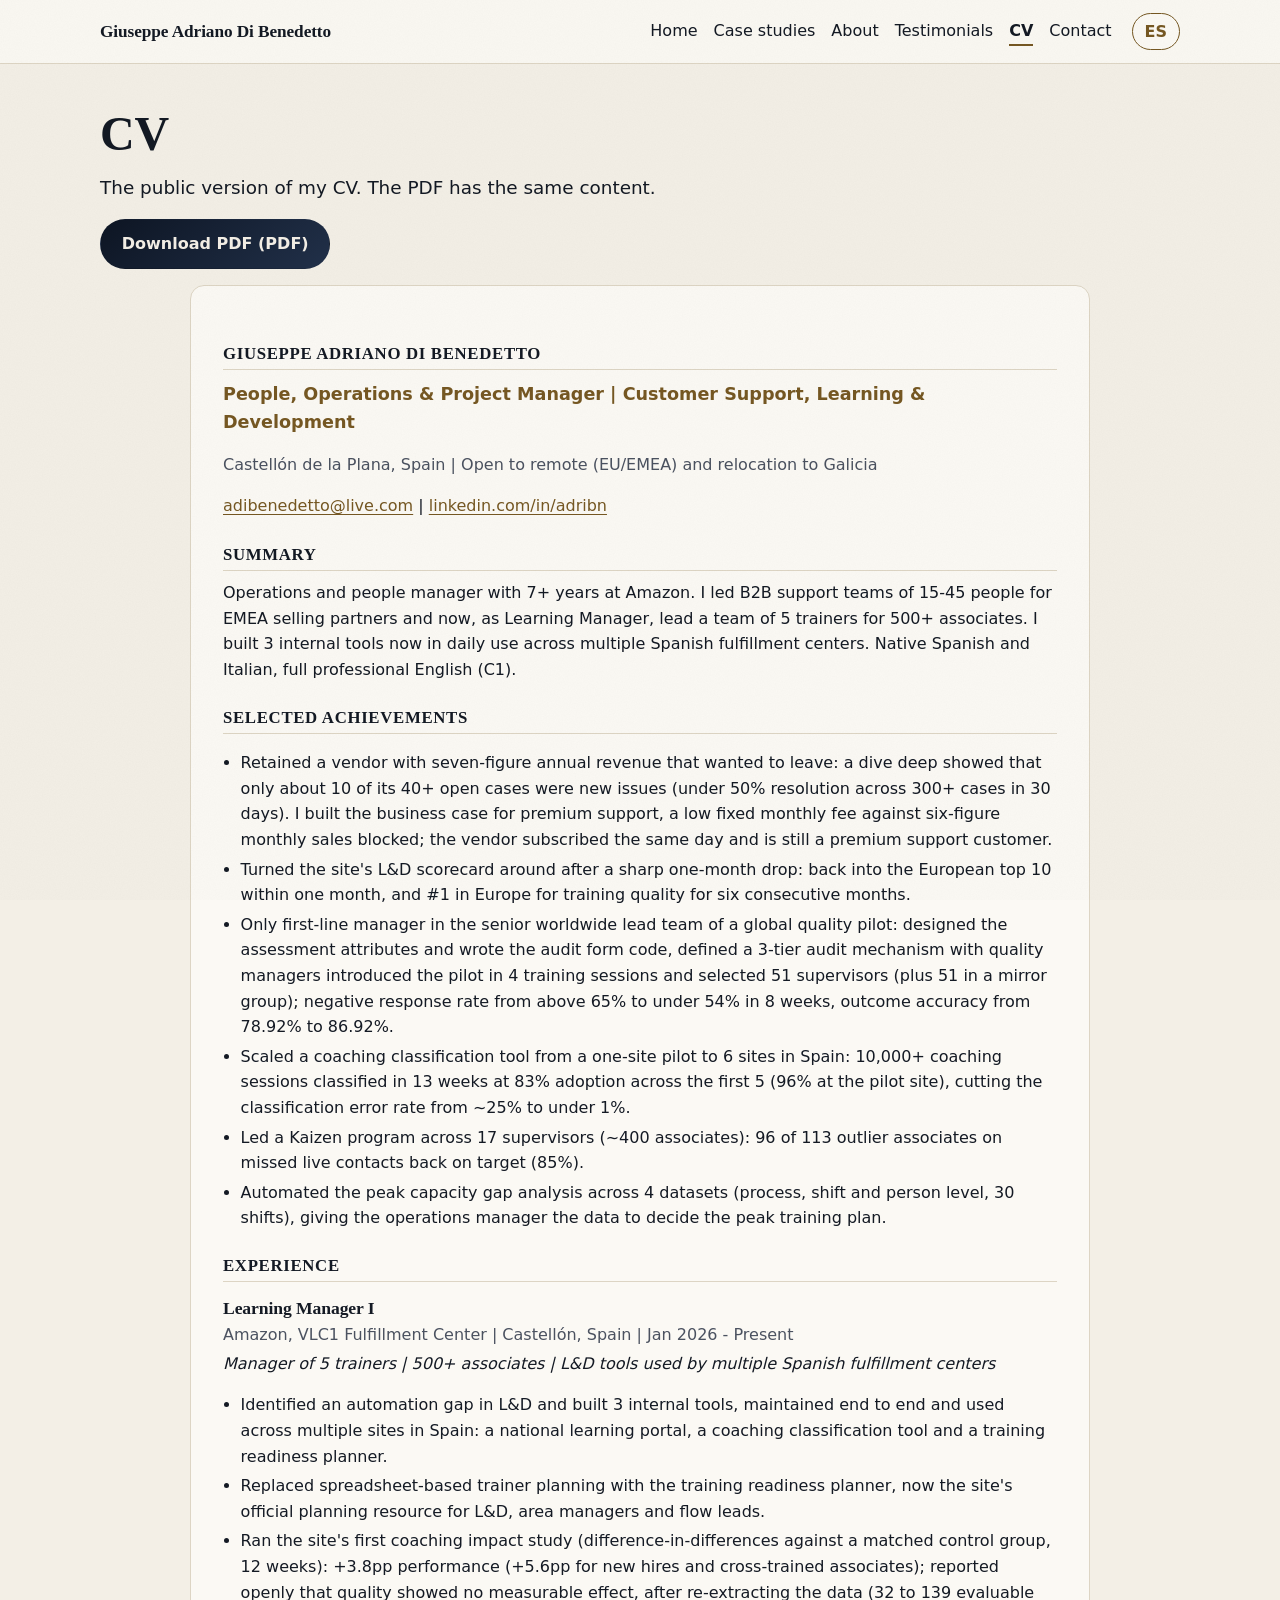
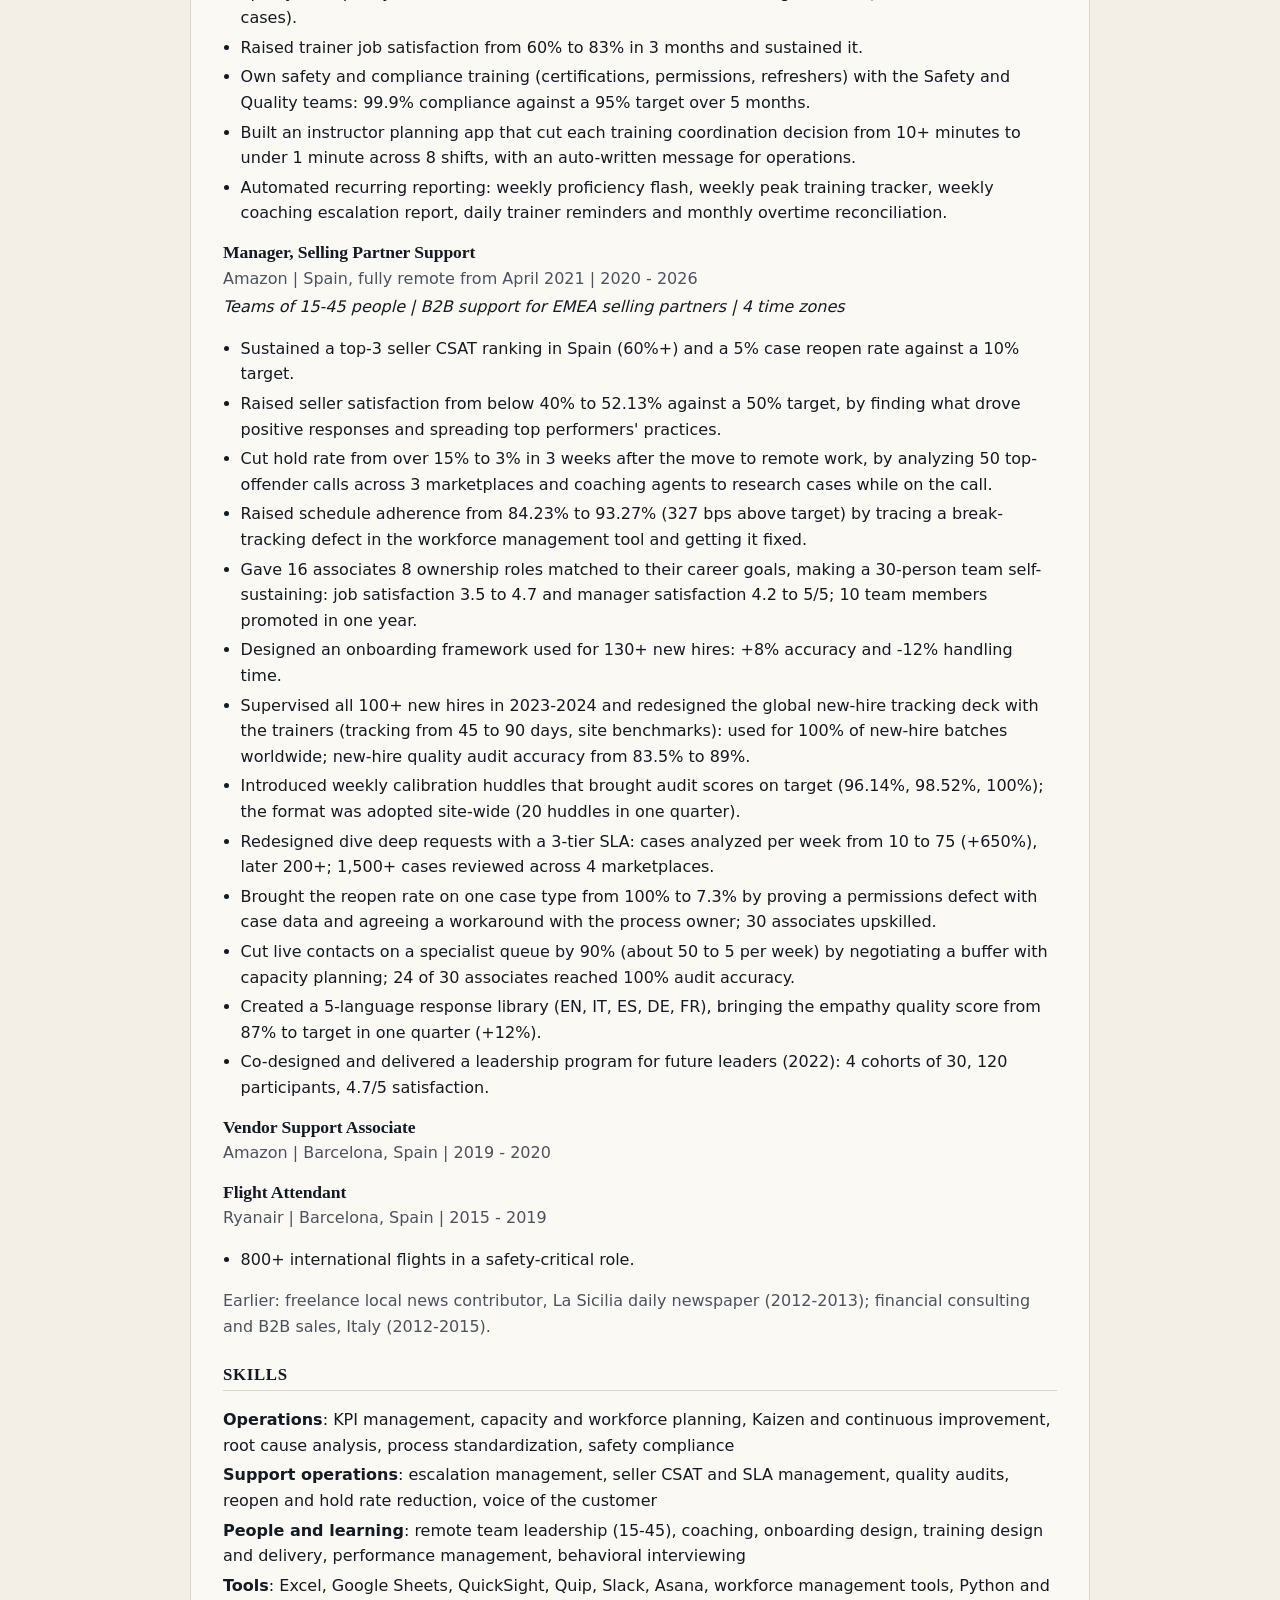
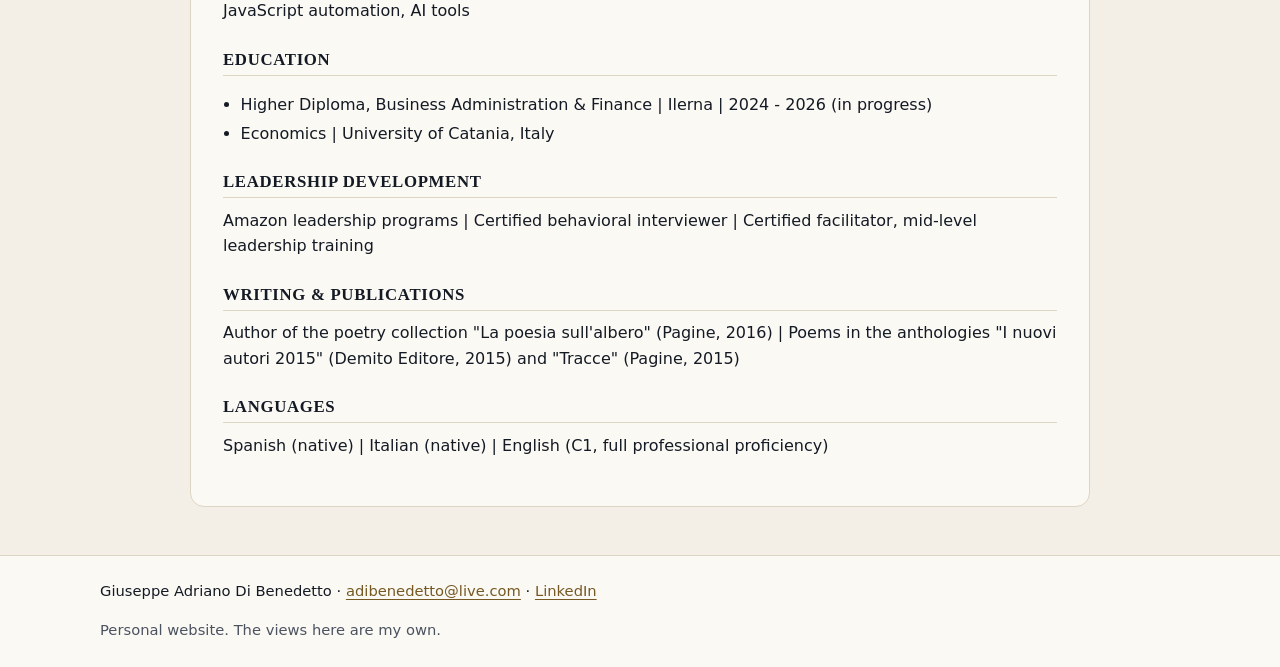
<file: cv.html>
<!doctype html>
<html lang="en" data-root="" data-url="https://adibenedetto19.github.io/cv.html">
<head>
<meta charset="utf-8">
<meta name="viewport" content="width=device-width, initial-scale=1">
<script>try{var l=new URLSearchParams(location.search).get("lang")||localStorage.getItem("lang");if(l==="es"){document.documentElement.lang="es";document.documentElement.classList.add("i18n-pending")}}catch(e){}</script>
<title data-i18n="pages.cv.title">CV | Giuseppe Adriano Di Benedetto</title>
<meta name="description" content="The public version of my CV, online and as a PDF." data-i18n-attr="content:pages.cv.description">
<meta name="author" content="Giuseppe Adriano Di Benedetto">
<link rel="canonical" href="https://adibenedetto19.github.io/cv.html">
<link rel="alternate" hreflang="en" href="https://adibenedetto19.github.io/cv.html">
<link rel="alternate" hreflang="es" href="https://adibenedetto19.github.io/cv.html?lang=es">
<link rel="alternate" hreflang="x-default" href="https://adibenedetto19.github.io/cv.html">
<meta property="og:type" content="website">
<meta property="og:site_name" content="Giuseppe Adriano Di Benedetto">
<meta property="og:title" content="CV | Giuseppe Adriano Di Benedetto" data-i18n-attr="content:pages.cv.title">
<meta property="og:description" content="The public version of my CV, online and as a PDF." data-i18n-attr="content:pages.cv.description">
<meta property="og:url" content="https://adibenedetto19.github.io/cv.html">
<meta property="og:image" content="https://adibenedetto19.github.io/img/og-image.jpg">
<meta property="og:image:width" content="1200">
<meta property="og:image:height" content="630">
<meta property="og:image:alt" content="Giuseppe Adriano Di Benedetto, portrait" data-i18n-attr="content:img.headshot">
<meta property="og:locale" content="en_US">
<meta property="og:locale:alternate" content="es_ES">
<meta name="twitter:card" content="summary_large_image">
<link rel="icon" href="img/favicon.svg" type="image/svg+xml">
<link rel="stylesheet" href="css/style.css">
<script src="js/main.js" defer></script>
</head>
<body>
<a class="skip" href="#main" data-i18n="meta.skip">Skip to content</a>
<header class="site-header">
<div class="wrap header-inner">
<a class="brand" href="index.html">Giuseppe Adriano Di Benedetto</a>
<nav aria-label="Main" data-i18n-attr="aria-label:nav.label"><ul class="nav"><li><a href="index.html" data-i18n="nav.home">Home</a></li><li><a href="case-studies.html" data-i18n="nav.cases">Case studies</a></li><li><a href="about.html" data-i18n="nav.about">About</a></li><li><a href="testimonials.html" data-i18n="nav.testimonials">Testimonials</a></li><li><a href="cv.html" aria-current="page" data-i18n="nav.cv">CV</a></li><li><a href="contact.html" data-i18n="nav.contact">Contact</a></li></ul></nav>
<button type="button" class="lang-toggle" id="lang-toggle" lang="es" aria-label="ES, ver en español">ES</button>
</div>
</header>
<main id="main" tabindex="-1">
<section class="wrap page-head"><h1 data-i18n="cv.h1">CV</h1><p class="lead" data-i18n="cv.intro">The public version of my CV. The PDF has the same content.</p>
<p><a class="btn btn-primary" href="cv/Giuseppe_Adriano_Di_Benedetto_CV_EN.pdf" data-i18n-attr="href:cv.pdf" download><span data-i18n="cv.download">Download PDF</span> (PDF)</a></p></section>
<article class="wrap cv">
<header><h2 class="cv-name">Giuseppe Adriano Di Benedetto</h2><p class="headline" data-i18n="cv.headline">People, Operations &amp; Project Manager | Customer Support, Learning &amp; Development</p><p class="muted" data-i18n="cv.location">Castellón de la Plana, Spain | Open to remote (EU/EMEA) and relocation to Galicia</p><p><a href="mailto:adibenedetto@live.com">adibenedetto@live.com</a> | <a href="https://www.linkedin.com/in/adribn/" rel="noopener">linkedin.com/in/adribn</a></p></header>
<section><h2 data-i18n="cv.h_summary">Summary</h2><p data-i18n="cv.summary">Operations and people manager with 7+ years at Amazon. I led B2B support teams of 15-45 people for EMEA selling partners and now, as Learning Manager, lead a team of 5 trainers for 500+ associates. I built 3 internal tools now in daily use across multiple Spanish fulfillment centers. Native Spanish and Italian, full professional English (C1).</p></section>
<section><h2 data-i18n="cv.h_selected">Selected achievements</h2><ul><li data-i18n="cv.selected.0">Retained a vendor with seven-figure annual revenue that wanted to leave: a dive deep showed that only about 10 of its 40+ open cases were new issues (under 50% resolution across 300+ cases in 30 days). I built the business case for premium support, a low fixed monthly fee against six-figure monthly sales blocked; the vendor subscribed the same day and is still a premium support customer.</li><li data-i18n="cv.selected.1">Turned the site&#x27;s L&amp;D scorecard around after a sharp one-month drop: back into the European top 10 within one month, and #1 in Europe for training quality for six consecutive months.</li><li data-i18n="cv.selected.2">Only first-line manager in the senior worldwide lead team of a global quality pilot: designed the assessment attributes and wrote the audit form code, defined a 3-tier audit mechanism with quality managers introduced the pilot in 4 training sessions and selected 51 supervisors (plus 51 in a mirror group); negative response rate from above 65% to under 54% in 8 weeks, outcome accuracy from 78.92% to 86.92%.</li><li data-i18n="cv.selected.3">Scaled a coaching classification tool from a one-site pilot to 6 sites in Spain: 10,000+ coaching sessions classified in 13 weeks at 83% adoption across the first 5 (96% at the pilot site), cutting the classification error rate from ~25% to under 1%.</li><li data-i18n="cv.selected.4">Led a Kaizen program across 17 supervisors (~400 associates): 96 of 113 outlier associates on missed live contacts back on target (85%).</li><li data-i18n="cv.selected.5">Automated the peak capacity gap analysis across 4 datasets (process, shift and person level, 30 shifts), giving the operations manager the data to decide the peak training plan.</li></ul></section>
<section><h2 data-i18n="cv.h_experience">Experience</h2><div class="job"><h3><span data-i18n="cv.experience.0.title">Learning Manager I</span></h3><p class="job-meta"><span data-i18n="cv.experience.0.org">Amazon, VLC1 Fulfillment Center</span> | <span data-i18n="cv.experience.0.place">Castellón, Spain</span> | <span data-i18n="cv.experience.0.dates">Jan 2026 - Present</span></p><p class="scope" data-i18n="cv.experience.0.scope">Manager of 5 trainers | 500+ associates | L&amp;D tools used by multiple Spanish fulfillment centers</p><ul><li data-i18n="cv.experience.0.bullets.0">Identified an automation gap in L&amp;D and built 3 internal tools, maintained end to end and used across multiple sites in Spain: a national learning portal, a coaching classification tool and a training readiness planner.</li><li data-i18n="cv.experience.0.bullets.1">Replaced spreadsheet-based trainer planning with the training readiness planner, now the site&#x27;s official planning resource for L&amp;D, area managers and flow leads.</li><li data-i18n="cv.experience.0.bullets.2">Ran the site&#x27;s first coaching impact study (difference-in-differences against a matched control group, 12 weeks): +3.8pp performance (+5.6pp for new hires and cross-trained associates); reported openly that quality showed no measurable effect, after re-extracting the data (32 to 139 evaluable cases).</li><li data-i18n="cv.experience.0.bullets.3">Raised trainer job satisfaction from 60% to 83% in 3 months and sustained it.</li><li data-i18n="cv.experience.0.bullets.4">Own safety and compliance training (certifications, permissions, refreshers) with the Safety and Quality teams: 99.9% compliance against a 95% target over 5 months.</li><li data-i18n="cv.experience.0.bullets.5">Built an instructor planning app that cut each training coordination decision from 10+ minutes to under 1 minute across 8 shifts, with an auto-written message for operations.</li><li data-i18n="cv.experience.0.bullets.6">Automated recurring reporting: weekly proficiency flash, weekly peak training tracker, weekly coaching escalation report, daily trainer reminders and monthly overtime reconciliation.</li></ul></div><div class="job"><h3><span data-i18n="cv.experience.1.title">Manager, Selling Partner Support</span></h3><p class="job-meta"><span data-i18n="cv.experience.1.org">Amazon</span> | <span data-i18n="cv.experience.1.place">Spain, fully remote from April 2021</span> | <span data-i18n="cv.experience.1.dates">2020 - 2026</span></p><p class="scope" data-i18n="cv.experience.1.scope">Teams of 15-45 people | B2B support for EMEA selling partners | 4 time zones</p><ul><li data-i18n="cv.experience.1.bullets.0">Sustained a top-3 seller CSAT ranking in Spain (60%+) and a 5% case reopen rate against a 10% target.</li><li data-i18n="cv.experience.1.bullets.1">Raised seller satisfaction from below 40% to 52.13% against a 50% target, by finding what drove positive responses and spreading top performers&#x27; practices.</li><li data-i18n="cv.experience.1.bullets.2">Cut hold rate from over 15% to 3% in 3 weeks after the move to remote work, by analyzing 50 top-offender calls across 3 marketplaces and coaching agents to research cases while on the call.</li><li data-i18n="cv.experience.1.bullets.3">Raised schedule adherence from 84.23% to 93.27% (327 bps above target) by tracing a break-tracking defect in the workforce management tool and getting it fixed.</li><li data-i18n="cv.experience.1.bullets.4">Gave 16 associates 8 ownership roles matched to their career goals, making a 30-person team self-sustaining: job satisfaction 3.5 to 4.7 and manager satisfaction 4.2 to 5/5; 10 team members promoted in one year.</li><li data-i18n="cv.experience.1.bullets.5">Designed an onboarding framework used for 130+ new hires: +8% accuracy and -12% handling time.</li><li data-i18n="cv.experience.1.bullets.6">Supervised all 100+ new hires in 2023-2024 and redesigned the global new-hire tracking deck with the trainers (tracking from 45 to 90 days, site benchmarks): used for 100% of new-hire batches worldwide; new-hire quality audit accuracy from 83.5% to 89%.</li><li data-i18n="cv.experience.1.bullets.7">Introduced weekly calibration huddles that brought audit scores on target (96.14%, 98.52%, 100%); the format was adopted site-wide (20 huddles in one quarter).</li><li data-i18n="cv.experience.1.bullets.8">Redesigned dive deep requests with a 3-tier SLA: cases analyzed per week from 10 to 75 (+650%), later 200+; 1,500+ cases reviewed across 4 marketplaces.</li><li data-i18n="cv.experience.1.bullets.9">Brought the reopen rate on one case type from 100% to 7.3% by proving a permissions defect with case data and agreeing a workaround with the process owner; 30 associates upskilled.</li><li data-i18n="cv.experience.1.bullets.10">Cut live contacts on a specialist queue by 90% (about 50 to 5 per week) by negotiating a buffer with capacity planning; 24 of 30 associates reached 100% audit accuracy.</li><li data-i18n="cv.experience.1.bullets.11">Created a 5-language response library (EN, IT, ES, DE, FR), bringing the empathy quality score from 87% to target in one quarter (+12%).</li><li data-i18n="cv.experience.1.bullets.12">Co-designed and delivered a leadership program for future leaders (2022): 4 cohorts of 30, 120 participants, 4.7/5 satisfaction.</li></ul></div><div class="job"><h3><span data-i18n="cv.experience.2.title">Vendor Support Associate</span></h3><p class="job-meta"><span data-i18n="cv.experience.2.org">Amazon</span> | <span data-i18n="cv.experience.2.place">Barcelona, Spain</span> | <span data-i18n="cv.experience.2.dates">2019 - 2020</span></p></div><div class="job"><h3><span data-i18n="cv.experience.3.title">Flight Attendant</span></h3><p class="job-meta"><span data-i18n="cv.experience.3.org">Ryanair</span> | <span data-i18n="cv.experience.3.place">Barcelona, Spain</span> | <span data-i18n="cv.experience.3.dates">2015 - 2019</span></p><ul><li data-i18n="cv.experience.3.bullets.0">800+ international flights in a safety-critical role.</li></ul></div><p class="muted" data-i18n="cv.earlier">Earlier: freelance local news contributor, La Sicilia daily newspaper (2012-2013); financial consulting and B2B sales, Italy (2012-2015).</p></section>
<section><h2 data-i18n="cv.h_skills">Skills</h2><ul class="cv-skills"><li><strong data-i18n="cv.skills.0.label">Operations</strong>: <span data-i18n="cv.skills.0.text">KPI management, capacity and workforce planning, Kaizen and continuous improvement, root cause analysis, process standardization, safety compliance</span></li><li><strong data-i18n="cv.skills.1.label">Support operations</strong>: <span data-i18n="cv.skills.1.text">escalation management, seller CSAT and SLA management, quality audits, reopen and hold rate reduction, voice of the customer</span></li><li><strong data-i18n="cv.skills.2.label">People and learning</strong>: <span data-i18n="cv.skills.2.text">remote team leadership (15-45), coaching, onboarding design, training design and delivery, performance management, behavioral interviewing</span></li><li><strong data-i18n="cv.skills.3.label">Tools</strong>: <span data-i18n="cv.skills.3.text">Excel, Google Sheets, QuickSight, Quip, Slack, Asana, workforce management tools, Python and JavaScript automation, AI tools</span></li></ul></section>
<section><h2 data-i18n="cv.h_education">Education</h2><ul><li data-i18n="cv.education.0">Higher Diploma, Business Administration &amp; Finance | Ilerna | 2024 - 2026 (in progress)</li><li data-i18n="cv.education.1">Economics | University of Catania, Italy</li></ul></section>
<section><h2 data-i18n="cv.h_certs">Leadership development</h2><p data-i18n="cv.certs">Amazon leadership programs | Certified behavioral interviewer | Certified facilitator, mid-level leadership training</p></section>
<section><h2 data-i18n="cv.h_writing">Writing &amp; publications</h2><p data-i18n="cv.writing">Author of the poetry collection &quot;La poesia sull&#x27;albero&quot; (Pagine, 2016) | Poems in the anthologies &quot;I nuovi autori 2015&quot; (Demito Editore, 2015) and &quot;Tracce&quot; (Pagine, 2015)</p></section>
<section><h2 data-i18n="cv.h_languages">Languages</h2><p data-i18n="cv.languages">Spanish (native) | Italian (native) | English (C1, full professional proficiency)</p></section>
</article>
</main>
<footer class="site-footer">
<div class="wrap footer-inner">
<p><span data-i18n="footer.rights">Giuseppe Adriano Di Benedetto</span> &middot; <a href="mailto:adibenedetto@live.com">adibenedetto@live.com</a> &middot; <a href="https://www.linkedin.com/in/adribn/" rel="noopener">LinkedIn</a></p>
<p class="muted" data-i18n="footer.note">Personal website. The views here are my own.</p>
</div>
</footer>
</body>
</html>
</file>
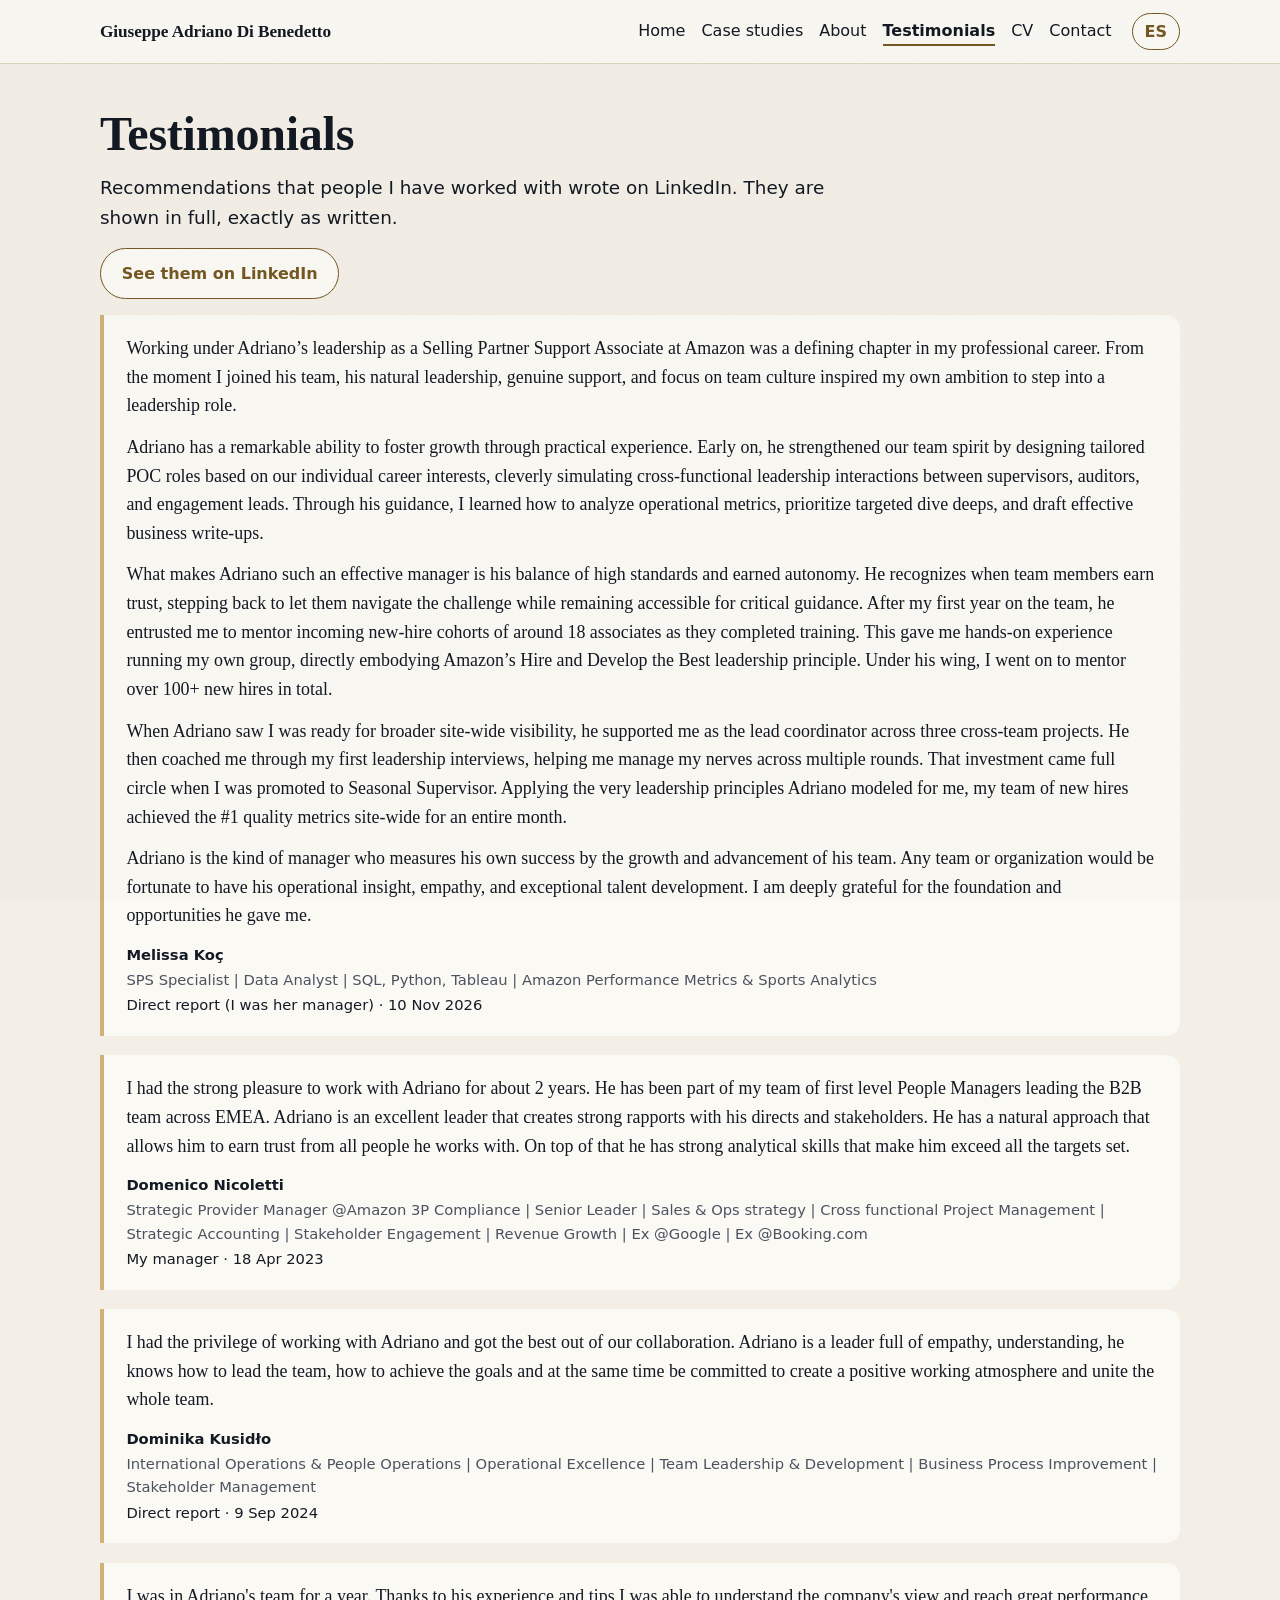
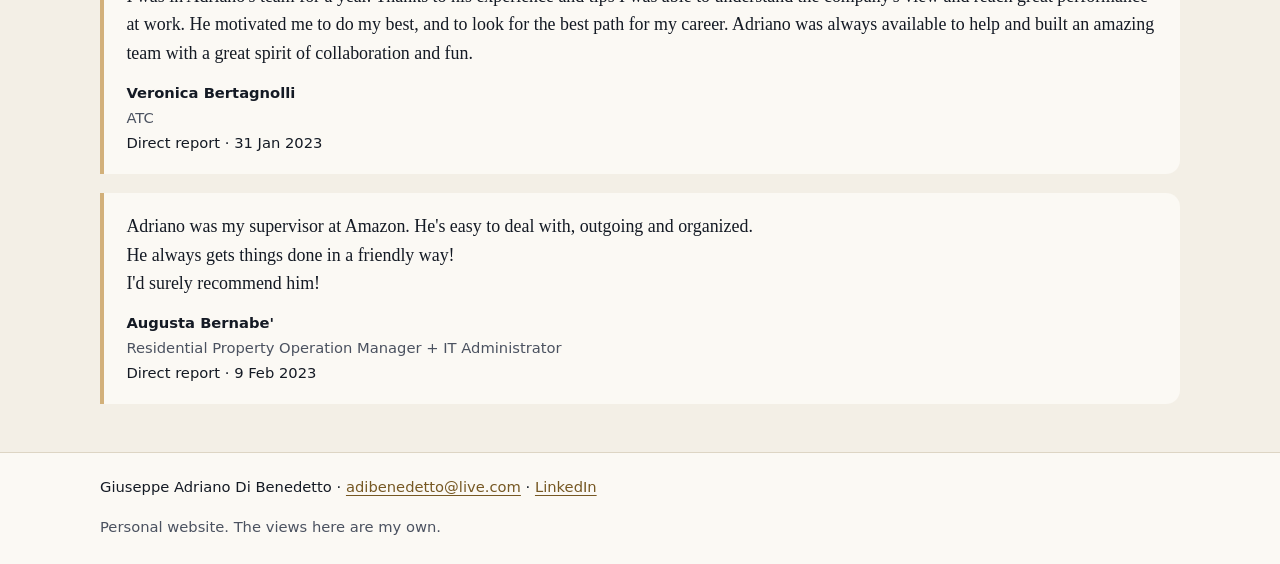
<file: testimonials.html>
<!doctype html>
<html lang="en" data-root="" data-url="https://adibenedetto19.github.io/testimonials.html">
<head>
<meta charset="utf-8">
<meta name="viewport" content="width=device-width, initial-scale=1">
<script>try{var l=new URLSearchParams(location.search).get("lang")||localStorage.getItem("lang");if(l==="es"){document.documentElement.lang="es";document.documentElement.classList.add("i18n-pending")}}catch(e){}</script>
<title data-i18n="pages.testimonials.title">Testimonials | Giuseppe Adriano Di Benedetto</title>
<meta name="description" content="Five LinkedIn recommendations from people I have worked with, shown in full." data-i18n-attr="content:pages.testimonials.description">
<meta name="author" content="Giuseppe Adriano Di Benedetto">
<link rel="canonical" href="https://adibenedetto19.github.io/testimonials.html">
<link rel="alternate" hreflang="en" href="https://adibenedetto19.github.io/testimonials.html">
<link rel="alternate" hreflang="es" href="https://adibenedetto19.github.io/testimonials.html?lang=es">
<link rel="alternate" hreflang="x-default" href="https://adibenedetto19.github.io/testimonials.html">
<meta property="og:type" content="website">
<meta property="og:site_name" content="Giuseppe Adriano Di Benedetto">
<meta property="og:title" content="Testimonials | Giuseppe Adriano Di Benedetto" data-i18n-attr="content:pages.testimonials.title">
<meta property="og:description" content="Five LinkedIn recommendations from people I have worked with, shown in full." data-i18n-attr="content:pages.testimonials.description">
<meta property="og:url" content="https://adibenedetto19.github.io/testimonials.html">
<meta property="og:image" content="https://adibenedetto19.github.io/img/og-image.jpg">
<meta property="og:image:width" content="1200">
<meta property="og:image:height" content="630">
<meta property="og:image:alt" content="Giuseppe Adriano Di Benedetto, portrait" data-i18n-attr="content:img.headshot">
<meta property="og:locale" content="en_US">
<meta property="og:locale:alternate" content="es_ES">
<meta name="twitter:card" content="summary_large_image">
<link rel="icon" href="img/favicon.svg" type="image/svg+xml">
<link rel="stylesheet" href="css/style.css">
<script src="js/main.js" defer></script>
</head>
<body>
<a class="skip" href="#main" data-i18n="meta.skip">Skip to content</a>
<header class="site-header">
<div class="wrap header-inner">
<a class="brand" href="index.html">Giuseppe Adriano Di Benedetto</a>
<nav aria-label="Main" data-i18n-attr="aria-label:nav.label"><ul class="nav"><li><a href="index.html" data-i18n="nav.home">Home</a></li><li><a href="case-studies.html" data-i18n="nav.cases">Case studies</a></li><li><a href="about.html" data-i18n="nav.about">About</a></li><li><a href="testimonials.html" aria-current="page" data-i18n="nav.testimonials">Testimonials</a></li><li><a href="cv.html" data-i18n="nav.cv">CV</a></li><li><a href="contact.html" data-i18n="nav.contact">Contact</a></li></ul></nav>
<button type="button" class="lang-toggle" id="lang-toggle" lang="es" aria-label="ES, ver en español">ES</button>
</div>
</header>
<main id="main" tabindex="-1">
<section class="wrap page-head"><h1 data-i18n="testimonials.h1">Testimonials</h1><p class="lead" data-i18n="testimonials.intro">Recommendations that people I have worked with wrote on LinkedIn. They are shown in full, exactly as written.</p>
<p><a class="btn" href="https://www.linkedin.com/in/adribn/details/recommendations/" rel="noopener" data-i18n="testimonials.linkedin">See them on LinkedIn</a></p></section>
<section class="wrap"><ul class="testimonials"><li class="testimonial" id="melissa">
<figure class="quote quote-full"><blockquote lang="en"><p>Working under Adriano’s leadership as a Selling Partner Support Associate at Amazon was a defining chapter in my professional career. From the moment I joined his team, his natural leadership, genuine support, and focus on team culture inspired my own ambition to step into a leadership role.</p><p>Adriano has a remarkable ability to foster growth through practical experience. Early on, he strengthened our team spirit by designing tailored POC roles based on our individual career interests, cleverly simulating cross-functional leadership interactions between supervisors, auditors, and engagement leads. Through his guidance, I learned how to analyze operational metrics, prioritize targeted dive deeps, and draft effective business write-ups.</p><p>What makes Adriano such an effective manager is his balance of high standards and earned autonomy. He recognizes when team members earn trust, stepping back to let them navigate the challenge while remaining accessible for critical guidance. After my first year on the team, he entrusted me to mentor incoming new-hire cohorts of around 18 associates as they completed training. This gave me hands-on experience running my own group, directly embodying Amazon’s Hire and Develop the Best leadership principle. Under his wing, I went on to mentor over 100+ new hires in total.</p><p>When Adriano saw I was ready for broader site-wide visibility, he supported me as the lead coordinator across three cross-team projects. He then coached me through my first leadership interviews, helping me manage my nerves across multiple rounds. That investment came full circle when I was promoted to Seasonal Supervisor. Applying the very leadership principles Adriano modeled for me, my team of new hires achieved the #1 quality metrics site-wide for an entire month.</p><p>Adriano is the kind of manager who measures his own success by the growth and advancement of his team. Any team or organization would be fortunate to have his operational insight, empathy, and exceptional talent development. I am deeply grateful for the foundation and opportunities he gave me.</p></blockquote>
<figcaption><strong>Melissa Koç</strong><span class="muted">SPS Specialist | Data Analyst | SQL, Python, Tableau | Amazon Performance Metrics &amp; Sports Analytics</span>
<span><span data-i18n="testimonials.rel_melissa">Direct report (I was her manager)</span> &middot; <span data-i18n="testimonials.date_melissa">10 Nov 2026</span></span><span class="es-only note" data-i18n="testimonials.original_note">(original in English)</span></figcaption></figure></li><li class="testimonial" id="domenico">
<figure class="quote quote-full"><blockquote lang="en"><p>I had the strong pleasure to work with Adriano for about 2 years. He has been part of my team of first level People Managers leading the B2B team across EMEA. Adriano is an excellent leader that creates strong rapports with his directs and stakeholders. He has a natural approach that allows him to earn trust from all people he works with. On top of that he has strong analytical skills that make him exceed all the targets set.</p></blockquote>
<figcaption><strong>Domenico Nicoletti</strong><span class="muted">Strategic Provider Manager @Amazon 3P Compliance | Senior Leader | Sales &amp; Ops strategy | Cross functional Project Management | Strategic Accounting | Stakeholder Engagement | Revenue Growth | Ex @Google | Ex @Booking.com</span>
<span><span data-i18n="testimonials.rel_domenico">My manager</span> &middot; <span data-i18n="testimonials.date_domenico">18 Apr 2023</span></span><span class="es-only note" data-i18n="testimonials.original_note">(original in English)</span></figcaption></figure></li><li class="testimonial" id="dominika">
<figure class="quote quote-full"><blockquote lang="en"><p>I had the privilege of working with Adriano and got the best out of our collaboration. Adriano is a leader full of empathy, understanding, he knows how to lead the team, how to achieve the goals and at the same time be committed to create a positive working atmosphere and unite the whole team.</p></blockquote>
<figcaption><strong>Dominika Kusidło</strong><span class="muted">International Operations &amp; People Operations | Operational Excellence | Team Leadership &amp; Development | Business Process Improvement | Stakeholder Management</span>
<span><span data-i18n="testimonials.rel_dominika">Direct report</span> &middot; <span data-i18n="testimonials.date_dominika">9 Sep 2024</span></span><span class="es-only note" data-i18n="testimonials.original_note">(original in English)</span></figcaption></figure></li><li class="testimonial" id="veronica">
<figure class="quote quote-full"><blockquote lang="en"><p>I was in Adriano&#x27;s team for a year. Thanks to his experience and tips I was able to understand the company&#x27;s view and reach great performance at work. He motivated me to do my best, and to look for the best path for my career. Adriano was always available to help and built an amazing team with a great spirit of collaboration and fun.</p></blockquote>
<figcaption><strong>Veronica Bertagnolli</strong><span class="muted">ATC</span>
<span><span data-i18n="testimonials.rel_veronica">Direct report</span> &middot; <span data-i18n="testimonials.date_veronica">31 Jan 2023</span></span><span class="es-only note" data-i18n="testimonials.original_note">(original in English)</span></figcaption></figure></li><li class="testimonial" id="augusta">
<figure class="quote quote-full"><blockquote lang="en"><p>Adriano was my supervisor at Amazon. He&#x27;s easy to deal with, outgoing and organized.<br>He always gets things done in a friendly way!<br>I&#x27;d surely recommend him!</p></blockquote>
<figcaption><strong>Augusta Bernabe&#x27;</strong><span class="muted">Residential Property Operation Manager + IT Administrator</span>
<span><span data-i18n="testimonials.rel_augusta">Direct report</span> &middot; <span data-i18n="testimonials.date_augusta">9 Feb 2023</span></span><span class="es-only note" data-i18n="testimonials.original_note">(original in English)</span></figcaption></figure></li></ul></section>
</main>
<footer class="site-footer">
<div class="wrap footer-inner">
<p><span data-i18n="footer.rights">Giuseppe Adriano Di Benedetto</span> &middot; <a href="mailto:adibenedetto@live.com">adibenedetto@live.com</a> &middot; <a href="https://www.linkedin.com/in/adribn/" rel="noopener">LinkedIn</a></p>
<p class="muted" data-i18n="footer.note">Personal website. The views here are my own.</p>
</div>
</footer>
</body>
</html>
</file>
<file: css/style.css>
:root {
  --bg: #f3efe6;
  --surface: #fbf9f4;
  --ink: #141a24;
  --muted: #4b5260;
  --line: #ddd5c4;
  --accent: #765823;
  --accent-ink: #f4efe6;
  --accent-soft: #ebe2cf;
  --dark: #0e1624;
  --deep2: #22314a;
  --bright: #d2b07a;
  --glow: rgba(210, 176, 122, .22);
  --on-dark: #f4efe6;
  --on-dark-muted: rgba(244, 239, 230, .78);
  --serif: "Palatino Linotype", "Book Antiqua", Palatino, "Iowan Old Style", Georgia, serif;
  --grain: url("data:image/svg+xml,%3Csvg xmlns='http://www.w3.org/2000/svg' width='160' height='160'%3E%3Cfilter id='n'%3E%3CfeTurbulence type='fractalNoise' baseFrequency='.85' numOctaves='3' stitchTiles='stitch'/%3E%3CfeColorMatrix values='0 0 0 0 0 0 0 0 0 0 0 0 0 0 0 0 0 0 .55 0'/%3E%3C/filter%3E%3Crect width='100%25' height='100%25' filter='url(%23n)'/%3E%3C/svg%3E");
  --radius: 14px;
  --max: 1120px;
  font-family: "Segoe UI", system-ui, -apple-system, Roboto, "Helvetica Neue", Arial, sans-serif;
  line-height: 1.6;
  color: var(--ink);
  background: var(--bg);
}
* { box-sizing: border-box; }
body { margin: 0; }
html.i18n-pending body { visibility: hidden; }
img { max-width: 100%; height: auto; display: block; }
a { color: var(--accent); text-underline-offset: 3px; }
a:hover { text-decoration-thickness: 2px; }
:focus-visible { outline: 3px solid var(--accent); outline-offset: 2px; border-radius: 4px; }
h1, h2, h3 { line-height: 1.25; margin: 0 0 .6rem; }
h1 { font-size: clamp(2rem, 4.5vw, 3rem); letter-spacing: -0.01em; }
h2 { font-size: 1.45rem; margin-top: 2.2rem; }
h3 { font-size: 1.1rem; }
p { margin: 0 0 1rem; }
.wrap { max-width: var(--max); margin: 0 auto; padding: 0 1.25rem; }
.muted { color: var(--muted); }
.lead { font-size: 1.15rem; max-width: 46rem; }
.skip { position: absolute; left: -9999px; top: 0; background: var(--ink); color: #fff; padding: .6rem 1rem; z-index: 10; }
.skip:focus { left: 1rem; top: 1rem; }

.site-header { background: var(--surface); border-bottom: 1px solid var(--line); }
.header-inner { display: flex; flex-wrap: wrap; align-items: center; gap: .5rem 1.25rem; padding-top: .8rem; padding-bottom: .8rem; }
.brand { font-weight: 700; color: var(--ink); text-decoration: none; margin-right: auto; }
.nav { list-style: none; display: flex; flex-wrap: wrap; gap: .25rem 1rem; margin: 0; padding: 0; }
.nav a { color: var(--ink); text-decoration: none; padding: .2rem 0; border-bottom: 2px solid transparent; }
.nav a:hover { border-bottom-color: var(--line); }
.nav a[aria-current="page"] { font-weight: 700; border-bottom-color: var(--accent); }
.lang-toggle { font: inherit; font-weight: 700; padding: .3rem .75rem; border: 2px solid var(--accent); background: var(--surface); color: var(--accent); border-radius: 999px; cursor: pointer; }
.lang-toggle:hover { background: var(--accent-soft); }

main { display: block; padding-bottom: 3rem; }
main:focus { outline: none; }
.page-head { padding-top: 2.5rem; }

.hero-grid { display: grid; grid-template-columns: 1fr 320px; gap: 3rem; align-items: center; }
.headline { font-weight: 600; font-size: 1.1rem; color: var(--accent); }
.hero-photo img, .about-photo img, .beyond-photo img { border-radius: var(--radius); }
.ctas { display: flex; flex-wrap: wrap; gap: .6rem; margin-top: 1.4rem; }
.btn { display: inline-block; padding: .65rem 1.1rem; border-radius: 8px; border: 2px solid var(--accent); color: var(--accent); background: var(--surface); text-decoration: none; font-weight: 600; }
.btn:hover { background: var(--accent-soft); }
.btn-primary { background: var(--accent); color: var(--accent-ink); }
.btn-primary:hover { background: var(--dark); }
.btn-light { background: #fff; color: var(--dark); border-color: #fff; }
.btn-ghost { background: transparent; color: #fff; border-color: #fff; }
.btn-ghost:hover { background: rgba(255,255,255,.12); }

.proof { list-style: none; padding: 0; margin: 0; display: grid; grid-template-columns: repeat(6, 1fr); gap: 1rem; }
.proof li { grid-column: span 2; }
.proof li:nth-child(n+4) { grid-column: span 3; }
.proof li { background: var(--surface); border: 1px solid var(--line); border-radius: var(--radius); padding: 1.2rem; }
.proof strong { display: block; font-size: 1.9rem; color: var(--accent); line-height: 1.2; }
.badges { list-style: none; padding: 0; margin: 1rem 0 0; display: flex; flex-wrap: wrap; gap: .6rem; }
.badge { border: 2px solid var(--accent); color: var(--dark); background: var(--accent-soft); border-radius: 999px; padding: .35rem .95rem; font-weight: 600; font-size: .95rem; }
.intro p { max-width: 46rem; }
.intro p:first-of-type { font-size: 1.15rem; }
.bring { list-style: none; padding: 0; margin: 0; display: grid; grid-template-columns: repeat(3, 1fr); gap: 1rem; }
.bring li { background: var(--surface); border: 1px solid var(--line); border-top: 4px solid var(--accent); border-radius: var(--radius); padding: 1.1rem 1.2rem; }
.bring p { color: var(--muted); margin-bottom: 0; }

.cards { list-style: none; padding: 0; margin: 0; display: grid; grid-template-columns: repeat(auto-fill, minmax(290px, 1fr)); gap: 1rem; }
.card article { height: 100%; background: var(--surface); border: 1px solid var(--line); border-radius: var(--radius); padding: 1.2rem; display: flex; flex-direction: column; position: relative; }
.card:hover article { border-color: var(--accent); }
.card-title { font-size: 1.12rem; margin-top: .4rem; }
.card-title a { color: var(--ink); text-decoration: none; }
.card-title a::after { content: ""; position: absolute; inset: 0; }
.card-title a:focus-visible { outline: none; }
.card:focus-within article { outline: 3px solid var(--accent); outline-offset: 2px; }
.card p { color: var(--muted); margin-bottom: .4rem; }
.card-link { margin-top: auto; color: var(--accent); font-weight: 700; }
.card[hidden] { display: none; }
.tags { list-style: none; padding: 0; margin: 0; display: flex; flex-wrap: wrap; gap: .35rem; }
.tag { font-size: .8rem; font-weight: 600; padding: .1rem .55rem; border-radius: 999px; border: 1px solid var(--muted); color: var(--ink); background: var(--bg); }
.more { font-weight: 600; display: inline-block; margin-top: 1rem; }

.quotes { display: grid; grid-template-columns: repeat(2, 1fr); gap: 1rem; }
.quote { margin: 0; background: var(--surface); border-left: 4px solid var(--accent); border-radius: 0 var(--radius) var(--radius) 0; padding: 1.2rem 1.4rem; }
.quote blockquote { margin: 0 0 .8rem; font-size: 1.05rem; }
.quote figcaption { display: flex; flex-direction: column; font-size: .92rem; gap: .1rem; }
.note { font-style: italic; color: var(--muted); }
html[lang="en"] .es-only { display: none; }
.testimonials { list-style: none; padding: 0; margin: 0; display: grid; gap: 1.2rem; }
.quote-full blockquote p { margin-bottom: .8rem; }

.contact-strip { background: var(--dark); color: #fff; padding: 2.2rem 0 1.6rem; margin-top: 3rem; }
.contact-strip h2 { margin-top: 0; }

.results li { font-weight: 600; }
.skills { display: flex; flex-wrap: wrap; gap: .4rem; list-style: none; padding: 0; }
.skills li { border: 1px solid var(--line); background: var(--surface); padding: .15rem .7rem; border-radius: 999px; }

.subline { font-weight: 600; color: var(--muted); margin-top: -.3rem; }

.case-tabs { display: grid; grid-template-columns: repeat(3, 1fr); gap: 1rem; margin: 1.2rem 0 1.6rem; }
.tab-group { display: flex; flex-direction: column; gap: .5rem; }
.tab-group-label { margin: 0; font-size: .85rem; font-weight: 700; text-transform: uppercase; letter-spacing: .06em; color: var(--muted); }
.case-tab { display: flex; gap: .5rem; align-items: flex-start; padding: .7rem .9rem; border: 2px solid var(--line); border-radius: var(--radius); background: var(--surface); color: var(--ink); text-decoration: none; font-weight: 600; font-size: .95rem; line-height: 1.35; counter-increment: tab; }
.case-tabs { counter-reset: tab; }
.case-tab::before { content: counter(tab); flex: none; width: 1.6rem; height: 1.6rem; border-radius: 50%; display: grid; place-items: center; background: var(--accent-soft); color: var(--accent); font-size: .85rem; font-weight: 700; }
.case-tab:hover { border-color: var(--accent); }
.case-tab[aria-current] { border-color: var(--accent); background: var(--accent-soft); box-shadow: inset 0 -4px 0 var(--accent); }
.case-tab[aria-current]::before { background: var(--accent); color: var(--accent-ink); }

.case-panel { max-width: 860px; margin: 0 auto 3rem; }
.cases:not(.is-tabbed) .case-panel + .case-panel { border-top: 1px solid var(--line); padding-top: 2rem; }
.case-panel[hidden] { display: none; }
.case-head h2 { margin-top: .6rem; }
.case-head .lead { color: var(--muted); }

.deck { background: var(--surface); border: 1px solid var(--line); border-radius: var(--radius); }
.deck:focus-visible { outline: 3px solid var(--accent); outline-offset: 3px; }
.slide { padding: 1.6rem 1.8rem; }
.deck:not(.is-js) .slide + .slide { border-top: 1px solid var(--line); }
.deck.is-js .slide { min-height: 17rem; }
.slide[hidden] { display: none; }
.slide-title { display: flex; align-items: center; gap: .6rem; font-size: 1.25rem; margin-bottom: 1rem; }
.slide-n { width: 2rem; height: 2rem; border-radius: 50%; display: grid; place-items: center; background: var(--accent); color: var(--accent-ink); font-size: .95rem; }
.slide ul, .slide ol { padding-left: 1.2rem; }
.slide li { margin-bottom: .45rem; }
.deck.is-js .slide.is-active { animation: slide-in .35s ease-out; }
@keyframes slide-in { from { opacity: 0; transform: translateX(12px); } to { opacity: 1; transform: none; } }

.start { display: flex; flex-wrap: wrap; align-items: baseline; gap: .3rem .8rem; background: #fdf3ec; border-left: 4px solid #b4470b; padding: .8rem 1rem; border-radius: 0 8px 8px 0; }
.start strong { font-size: 1.7rem; color: #9a3c08; line-height: 1.2; }
.steps { counter-reset: step; list-style: none; padding-left: 0 !important; }
.steps li { counter-increment: step; position: relative; padding-left: 2.4rem; margin-bottom: .8rem; }
.steps li::before { content: counter(step); position: absolute; left: 0; top: .05rem; width: 1.6rem; height: 1.6rem; border-radius: 50%; border: 2px solid var(--accent); color: var(--accent); font-weight: 700; font-size: .85rem; display: grid; place-items: center; }

.hls { display: grid; grid-template-columns: repeat(auto-fit, minmax(200px, 1fr)); gap: .8rem; margin-bottom: 1rem; }
.hl { margin: 0; background: var(--accent-soft); border-radius: 8px; padding: .9rem 1rem; }
.hl strong { display: block; font-size: 1.7rem; color: var(--accent); line-height: 1.2; }

.bars { display: grid; gap: 1rem; margin-bottom: 1.2rem; }
.bar-label { font-weight: 600; margin-bottom: .3rem; }
.bar-row { display: grid; grid-template-columns: 4.5rem 1fr 9rem; align-items: center; gap: .6rem; margin-bottom: .3rem; }
.bar-k { font-size: .9rem; color: var(--muted); }
.bar-v { font-weight: 700; font-variant-numeric: tabular-nums; }
.bar-track { height: 1rem; background: #eceeea; border-radius: 999px; overflow: hidden; }
.bar-fill { display: block; height: 100%; width: var(--w); border-radius: 999px; transition: width .8s ease-out; }
.bar-before { background: repeating-linear-gradient(135deg, #8a8f8c 0 6px, #a3a8a5 6px 12px); }
.bar-after { background: var(--accent); }
.deck.is-js .slide:not(.is-active) .bar-fill { width: 0; }

.lesson-box { border: 1px solid var(--line); border-radius: 8px; padding: 1rem 1.1rem; }
.lesson-box h4 { margin: 0 0 .5rem; font-size: 1rem; }
.lesson-diff { background: var(--bg); }
.lesson-diff p { margin-bottom: 0; }

.deck-nav { display: flex; align-items: center; gap: .8rem; margin-top: .8rem; flex-wrap: wrap; }
.deck-btn { font: inherit; font-weight: 700; padding: .55rem 1.1rem; border-radius: 8px; border: 2px solid var(--accent); background: var(--surface); color: var(--accent); cursor: pointer; min-height: 44px; }
.deck-next { background: var(--accent); color: var(--accent-ink); }
.deck-prev::before { content: "\2190\00a0"; }
.deck-next::after { content: "\00a0\2192"; }
.deck-btn:hover { background: var(--accent-soft); color: var(--accent); }
.deck-btn[aria-disabled="true"] { opacity: .45; cursor: not-allowed; }
.deck-btn[aria-disabled="true"]:hover { background: var(--surface); }
.deck-next[aria-disabled="true"]:hover { background: var(--accent); color: var(--accent-ink); }
.deck-progress { margin: 0; font-weight: 600; color: var(--muted); }
.case-skills { margin-top: 1.6rem; }
.case-skills h3 { font-size: 1rem; }
.cs-quote { margin-top: 1.6rem; }
.cs-quote h3, .cs-quote h2 { font-size: 1rem; }

.about-story { display: grid; grid-template-columns: 1fr 320px; gap: 2.5rem; align-items: start; }
.facts { display: grid; grid-template-columns: repeat(auto-fill, minmax(280px, 1fr)); gap: 0 2rem; }
.facts ul { padding-left: 1.1rem; }
.beyond { display: grid; grid-template-columns: 300px 1fr; gap: 2rem; align-items: center; margin-top: 2.5rem; padding-top: 1rem; border-top: 1px solid var(--line); }
.beyond h2 { margin-top: 0; }

.cv { background: var(--surface); border: 1px solid var(--line); border-radius: var(--radius); padding: 2rem; max-width: 900px; margin-top: 1rem; }
.cv-name { font-size: 1.6rem; margin-top: 0; }
.cv h2 { font-size: 1.05rem; text-transform: uppercase; letter-spacing: .04em; border-bottom: 1px solid var(--line); padding-bottom: .25rem; margin-top: 1.6rem; }
.cv h3 { margin: 1rem 0 .1rem; }
.job-meta { margin-bottom: .2rem; color: var(--muted); }
.scope { font-style: italic; margin-bottom: .3rem; }
.cv ul { padding-left: 1.1rem; }
.cv li { margin-bottom: .25rem; }
.cv-skills { list-style: none; padding-left: 0 !important; }

.contact-list { display: grid; grid-template-columns: max-content 1fr; gap: .6rem 1.2rem; font-size: 1.1rem; }
.contact-list dt { font-weight: 700; }
.contact-list dd { margin: 0; }

.site-footer { border-top: 1px solid var(--line); background: var(--surface); padding: 1.4rem 0 .6rem; font-size: .92rem; }

.sr-only { position: absolute; width: 1px; height: 1px; padding: 0; margin: -1px; overflow: hidden; clip: rect(0 0 0 0); white-space: nowrap; border: 0; }

.story { font-size: 1.05rem; font-style: italic; max-width: 46rem; }
.story.is-placeholder { font-style: normal; font-size: .95rem; color: #7a2e05; background: #fdf3ec; border: 2px dashed #b4470b; border-radius: 8px; padding: .5rem .8rem; }

.cards-featured { grid-template-columns: repeat(3, 1fr); }
.card-featured .card-title { font-size: 1.2rem; }
.card-problem { color: var(--ink) !important; }
.chips { list-style: none; padding: 0; margin: .6rem 0 .8rem; display: grid; gap: .5rem; }
.chip { background: var(--accent-soft); border-radius: 8px; padding: .5rem .75rem; display: flex; flex-direction: column; }
.chip-v { font-size: 1.25rem; font-weight: 700; color: var(--dark); line-height: 1.25; font-variant-numeric: tabular-nums; }
.chip-from { color: var(--muted); font-weight: 600; }
.chip-arrow { color: var(--accent); padding: 0 .15rem; }
.chip-l { font-size: .9rem; color: var(--muted); }
#more-h { margin-top: 1.8rem; font-size: 1rem; text-transform: uppercase; letter-spacing: .06em; color: var(--muted); }
.cards-compact { grid-template-columns: repeat(auto-fill, minmax(190px, 1fr)); gap: .8rem; }
.card-compact article { padding: .9rem 1rem; }
.card-compact .card-title { font-size: 1rem; margin: .4rem 0 0; }
.card-compact .chips { margin: .5rem 0 0; }
.card-compact .chip-v { font-size: 1.05rem; }

.diagram { margin: 1.2rem 0 0; max-width: 420px; }
.diagram svg { width: 100%; height: auto; display: block; }
.diagram figcaption { font-size: .85rem; margin-top: .3rem; }
.dg-box { fill: var(--surface); stroke: var(--accent); stroke-width: 1.5; }
.dg-main { fill: var(--accent-soft); stroke-width: 2.5; }
.dg-t { font: 12.5px system-ui, -apple-system, "Segoe UI", Roboto, Arial, sans-serif; fill: var(--muted); }
.dg-b { font-weight: 700; fill: var(--ink); }
.dg-arrow { stroke: var(--accent); stroke-width: 1.8; }
.dg-head { fill: var(--accent); }

.book-card { border: 1px solid var(--line); border-left: 4px solid var(--accent); background: var(--surface); border-radius: 0 var(--radius) var(--radius) 0; padding: .9rem 1.1rem; margin-bottom: 1rem; }
.book-card h3 { font-style: italic; margin-bottom: .2rem; }
.book-card p { margin-bottom: .3rem; }
.book-kicker { font-size: .8rem; font-weight: 700; text-transform: uppercase; letter-spacing: .06em; color: var(--muted); }

/* ---- Ink & Champagne + Deck 2.0 (mockups/mock-style.html, chosen 24 Nov) ---- */
body::before { content: ""; position: fixed; inset: 0; background: var(--grain); opacity: .035; pointer-events: none; z-index: 50; }
h1, h2, h3, .card-title, .chip-v, .proof strong, .hl strong, .side-big, .cv-name, .brand { font-family: var(--serif); font-weight: 600; letter-spacing: -.005em; }
h4, .slide-title { font-family: inherit; }
.site-header { background: rgba(251, 249, 244, .92); border-bottom-color: var(--line); }
.brand { font-size: 1.08rem; }
.lang-toggle { border-width: 1px; }
.lang-toggle:hover { background: var(--accent-soft); }

.hero-band, .contact-strip { position: relative; color: var(--on-dark); overflow: hidden; background:
  radial-gradient(1200px 500px at 85% -10%, var(--glow), transparent 60%),
  radial-gradient(700px 400px at -10% 110%, rgba(255, 255, 255, .06), transparent 60%),
  linear-gradient(140deg, var(--dark) 0%, var(--deep2) 100%); }
.hero-band::after, .contact-strip::after { content: ""; position: absolute; inset: 0; background: var(--grain); opacity: .09; mix-blend-mode: overlay; pointer-events: none; }
.hero-band > *, .contact-strip > * { position: relative; z-index: 1; }
.hero { padding-top: 4.2rem; padding-bottom: 3.8rem; }
.hero h1 { font-size: clamp(2.4rem, 5vw, 3.5rem); line-height: 1.08; margin-bottom: .8rem; }
.hero-band .headline { color: var(--bright); font-size: 1.15rem; margin-bottom: .2rem; }
.hero-band .subline { color: var(--on-dark-muted); margin-top: 0; }
.hero-band .lead { color: rgba(244, 239, 230, .88); }
.hero-band .muted { color: var(--on-dark-muted); }
.hero-band .story { font-family: var(--serif); font-size: 1.25rem; line-height: 1.4; padding-left: 1rem; border-left: 2px solid var(--bright); }
.hero-band .story.is-placeholder { font-family: inherit; font-size: .95rem; color: var(--on-dark); background: rgba(210, 176, 122, .12); border: 2px dashed var(--bright); }
.hero-band a:not(.btn) { color: var(--bright); }
.hero-photo { border-radius: 22px; padding: 6px; background: linear-gradient(150deg, var(--bright), rgba(255, 255, 255, .08) 45%, var(--bright)); box-shadow: 0 30px 60px -30px #000; }
.hero-photo img { border-radius: 17px; filter: saturate(.92); }

.btn { border-radius: 999px; border-width: 1px; padding: .72rem 1.3rem; }
.btn-primary { background: linear-gradient(140deg, var(--dark), var(--deep2)); color: var(--on-dark); border-color: transparent; }
.btn-primary:hover { background: var(--dark); }
.hero-band .btn, .contact-strip .btn-ghost { background: transparent; color: var(--on-dark); border-color: rgba(244, 239, 230, .4); }
.hero-band .btn:hover, .contact-strip .btn-ghost:hover { background: rgba(255, 255, 255, .1); }
.hero-band .btn-primary, .contact-strip .btn-light { background: linear-gradient(180deg, var(--bright), #b8955c); color: #15120c; border-color: transparent; box-shadow: 0 6px 20px -8px var(--bright); }
.hero-band .btn-primary:hover, .contact-strip .btn-light:hover { background: var(--bright); }

h2 { font-size: 1.85rem; margin-top: 3rem; }
.proof li { background: var(--surface); border-color: var(--line); border-radius: var(--radius); }
.proof strong { font-size: 2.1rem; }
.badge { border: 1px solid color-mix(in srgb, var(--accent) 45%, transparent); color: var(--ink); background: var(--accent-soft); }
.bring li { border-top: 0; border-radius: var(--radius); background: linear-gradient(var(--surface), var(--surface)) padding-box, linear-gradient(160deg, var(--bright), var(--line) 45%) border-box; border: 1px solid transparent; }

.card article { border-radius: 18px; background: linear-gradient(var(--surface), var(--surface)) padding-box, linear-gradient(160deg, var(--bright), var(--line) 40%, var(--line) 70%, var(--accent)) border-box; border: 1px solid transparent; box-shadow: 0 1px 0 rgba(255, 255, 255, .7) inset, 0 20px 40px -28px rgba(0, 0, 0, .35); transition: transform .25s, box-shadow .25s; }
.card:hover article { transform: translateY(-3px); box-shadow: 0 30px 50px -28px rgba(0, 0, 0, .45); }
.card-featured article { padding: 1.5rem; }
.card-featured .card-title { font-size: 1.35rem; }
.tag { border: 0; background: var(--accent-soft); color: var(--accent); font-size: .7rem; font-weight: 700; letter-spacing: .1em; text-transform: uppercase; padding: .2rem .65rem; }
.chip { border-radius: 12px; background: linear-gradient(135deg, var(--accent-soft), color-mix(in srgb, var(--accent-soft) 55%, var(--surface))); border: 1px solid color-mix(in srgb, var(--line) 70%, transparent); }
.chip-v { color: var(--ink); font-size: 1.3rem; }
.chip-from { font-weight: 500; }
.quote { border-left-color: var(--bright); border-radius: 0 var(--radius) var(--radius) 0; }
.quote blockquote { font-family: var(--serif); font-size: 1.12rem; }
.contact-strip { padding: 2.6rem 0 2rem; }

.case-tab { border-width: 1px; border-radius: 12px; }
.case-tab::before { font-family: var(--serif); }
.case-tab[aria-current] { background: linear-gradient(140deg, var(--dark), var(--deep2)); color: var(--on-dark); border-color: transparent; box-shadow: none; }
.case-tab[aria-current]::before { background: var(--bright); color: #15120c; }
.case-panel { max-width: none; }
.case-head h2 { font-size: clamp(1.8rem, 3.5vw, 2.6rem); line-height: 1.15; max-width: 26ch; }

.deck { background: none; border: 0; border-radius: 0; }
.deck:focus-visible { outline-offset: 6px; border-radius: 22px; }
.slide { padding: 0; display: grid; grid-template-columns: 1fr; border-radius: 22px; overflow: hidden; background: var(--surface); border: 1px solid var(--line); box-shadow: 0 30px 60px -40px rgba(0, 0, 0, .45); }
.deck:not(.is-js) .slide + .slide { border-top: 1px solid var(--line); margin-top: 1rem; }
.deck.is-js .slide { min-height: 0; }
.slide[hidden] { display: none; }
.slide-side { position: relative; padding: 1.7rem 2.2rem; color: var(--on-dark); display: grid; grid-template-columns: minmax(0, 2fr) minmax(0, 3fr); align-items: center; gap: 1rem 2.4rem; background: radial-gradient(500px 300px at 120% -20%, var(--glow), transparent 60%), linear-gradient(160deg, var(--dark), var(--deep2)); }
.slide-side::after { content: ""; position: absolute; inset: 0; background: var(--grain); opacity: .1; mix-blend-mode: overlay; pointer-events: none; }
.side-head, .side-fact { position: relative; z-index: 1; min-width: 0; }
.side-fact { padding-left: 1.6rem; border-left: 2px solid var(--bright); }
.side-head .slide-title { color: #fff; font-size: clamp(1.6rem, 2.6vw, 2.2rem); margin: 0; }
.side-fk { margin: 0 0 .4rem; font-size: .74rem; font-weight: 700; letter-spacing: .14em; text-transform: uppercase; color: var(--bright); }
.slide:nth-of-type(1) .side-head::before { content: "01 / 05"; }
.slide:nth-of-type(2) .side-head::before { content: "02 / 05"; }
.slide:nth-of-type(3) .side-head::before { content: "03 / 05"; }
.slide:nth-of-type(4) .side-head::before { content: "04 / 05"; }
.slide:nth-of-type(5) .side-head::before { content: "05 / 05"; }
.side-head::before { display: block; font-size: .74rem; font-weight: 700; letter-spacing: .14em; text-transform: uppercase; color: var(--bright); margin: 0 0 .35rem; }
.side-big { position: relative; z-index: 1; font-size: clamp(1.9rem, 3vw, 2.5rem); line-height: 1.08; margin: 0; color: #fff; overflow-wrap: anywhere; }
.side-l { margin: .45rem 0 0; color: var(--on-dark-muted); font-size: 1rem; line-height: 1.45; }
.side-text .side-big { font-size: 1.12rem; line-height: 1.5; font-weight: 500; }
.slide-body { padding: 2rem 2.2rem; min-width: 0; }
.slide-title { font-size: 1.5rem; font-family: var(--serif); }
.slide-n { display: none; }
.deck.is-js .slide.is-active { animation: slide-in .45s ease-out; }
@keyframes slide-in { from { opacity: 0; transform: translateY(8px) scale(.99); } to { opacity: 1; transform: none; } }

.ticks { list-style: none; padding-left: 0 !important; }
.ticks li { position: relative; padding-left: 1.6rem; }
.ticks li::before { content: ""; position: absolute; left: 0; top: .55rem; width: .55rem; height: .55rem; border-radius: 50%; border: 2px solid var(--accent); }
.steps { position: relative; }
.steps::before { content: ""; position: absolute; left: 1.05rem; top: .4rem; bottom: .4rem; width: 2px; background: linear-gradient(var(--accent), var(--line)); }
.steps li { padding-left: 3.2rem; min-height: 2.2rem; }
.steps li::before { width: 2.2rem; height: 2.2rem; top: -.2rem; border: 0; font-family: var(--serif); font-size: 1rem; color: var(--on-dark); background: linear-gradient(140deg, var(--dark), var(--deep2)); box-shadow: 0 0 0 4px var(--surface); }
.hl { background: var(--surface); border: 1px solid var(--line); border-radius: var(--radius); }
.hl strong { font-size: 1.8rem; }
.bar-track { height: .7rem; background: var(--line); }
.bar-before { background: repeating-linear-gradient(135deg, #8b8f97 0 6px, #a7aab0 6px 12px); }
.bar-after { background: linear-gradient(90deg, var(--accent), var(--bright)); }
.lesson-box { border-radius: var(--radius); }
.lesson-diff { background: var(--accent-soft); border-color: transparent; }
.dg-box { stroke: var(--accent); }

.deck-steps { list-style: none; padding: 0; margin: 0 0 .6rem; display: grid; grid-template-columns: repeat(5, 1fr); gap: .4rem; }
.deck-steps button { width: 100%; font: inherit; font-weight: 600; font-size: .9rem; text-align: left; padding: .6rem .7rem; border-radius: 10px; border: 1px solid var(--line); background: var(--surface); color: var(--muted); cursor: pointer; min-height: 44px; }
.deck-steps button span { font-family: var(--serif); color: var(--accent); margin-right: .4rem; }
.deck-steps button:hover { border-color: var(--accent); }
.deck-steps button[aria-current] { color: var(--ink); border-color: var(--accent); background: var(--accent-soft); }
.deck-bar { height: 3px; background: var(--line); border-radius: 3px; overflow: hidden; margin-bottom: 1rem; }
.deck-bar span { display: block; height: 100%; width: 20%; background: linear-gradient(90deg, var(--accent), var(--bright)); transition: width .4s; }
.deck-nav { margin-top: 1rem; }
.deck-progress { margin: 0 auto; }
.deck-btn { border-radius: 999px; border-width: 1px; padding: .65rem 1.2rem; }
.deck-next, .deck-next[aria-disabled="true"]:hover { background: linear-gradient(140deg, var(--dark), var(--deep2)); color: var(--on-dark); border-color: transparent; }
.deck-next:hover { background: var(--dark); color: var(--on-dark); }

.cv, .book-card { border-radius: var(--radius); }
.book-card { border-left-color: var(--bright); }

@media (max-width: 960px) { .cards-featured { grid-template-columns: 1fr 1fr; } }
@media (max-width: 760px) { .cards-featured { grid-template-columns: 1fr; } }
@media print { .story.is-placeholder { display: none; } }

@media (max-width: 960px) and (min-width: 761px) {
  .bring, .case-tabs { grid-template-columns: repeat(2, 1fr); }
}
@media (max-width: 760px) {
  .hero-grid, .about-story, .beyond { grid-template-columns: 1fr; }
  .hero-photo { max-width: 300px; order: -1; }
  .about-photo, .beyond-photo { max-width: 320px; }
  .proof, .bring, .quotes, .case-tabs { grid-template-columns: 1fr; }
  .proof li, .proof li:nth-child(n+4) { grid-column: auto; }
  .deck.is-js .slide { min-height: 0; }
  .bar-row { grid-template-columns: 3.8rem 1fr 5.6rem; }
  .cv { padding: 1.2rem; }
}
@media print {
  .site-header, .site-footer, .page-head .btn, .skip { display: none; }
  .cv { border: 0; padding: 0; }
  .case-tabs, .deck-nav { display: none; }
  .case-panel[hidden], .slide[hidden] { display: block; }
  .deck.is-js .slide:not(.is-active) .bar-fill { width: var(--w); }
  .slide { break-inside: avoid; }
}
@media (max-width: 860px) {
  .slide { grid-template-columns: 1fr; border-radius: 18px; }
  .slide-side { padding: 1.2rem 1.3rem; grid-template-columns: 1fr; gap: .9rem; }
  .side-fact { padding-left: 1rem; }
  .side-head .slide-title { font-size: 1.45rem; }
  .side-big { font-size: 1.9rem; }
  .side-text .side-big { font-size: 1.05rem; }
  .slide-body { padding: 1.3rem; }
  .deck-steps { grid-template-columns: repeat(5, auto); overflow-x: auto; }
  .deck-steps button { white-space: nowrap; }
}
@media (max-width: 760px) { .hero { padding-top: 2.4rem; padding-bottom: 2.4rem; } }
@media print {
  .hero-band, .contact-strip, .slide-side { color: var(--ink); background: none; }
  .side-big, .side-head .slide-title { color: var(--ink); }
  .deck-steps, .deck-bar { display: none; }
}
@media (prefers-reduced-motion: reduce) { * { transition: none !important; animation: none !important; } }
</file>
